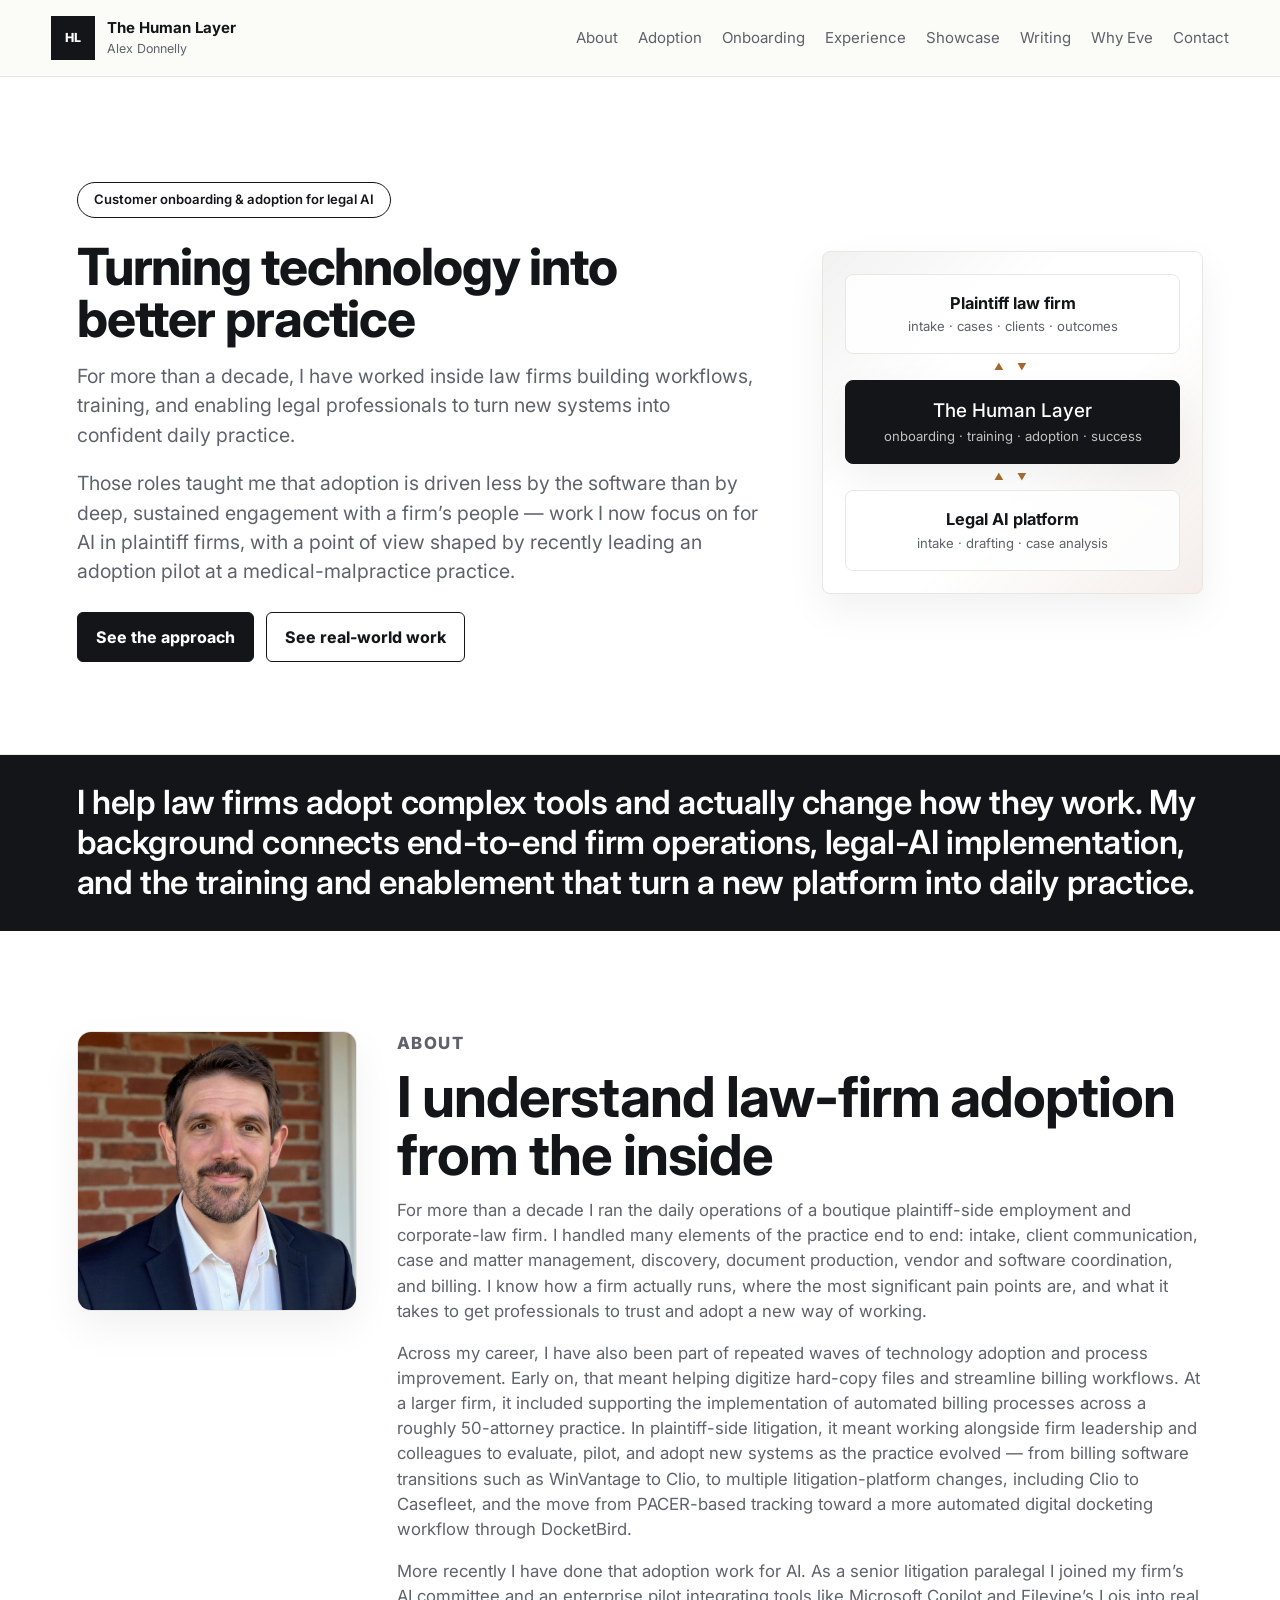
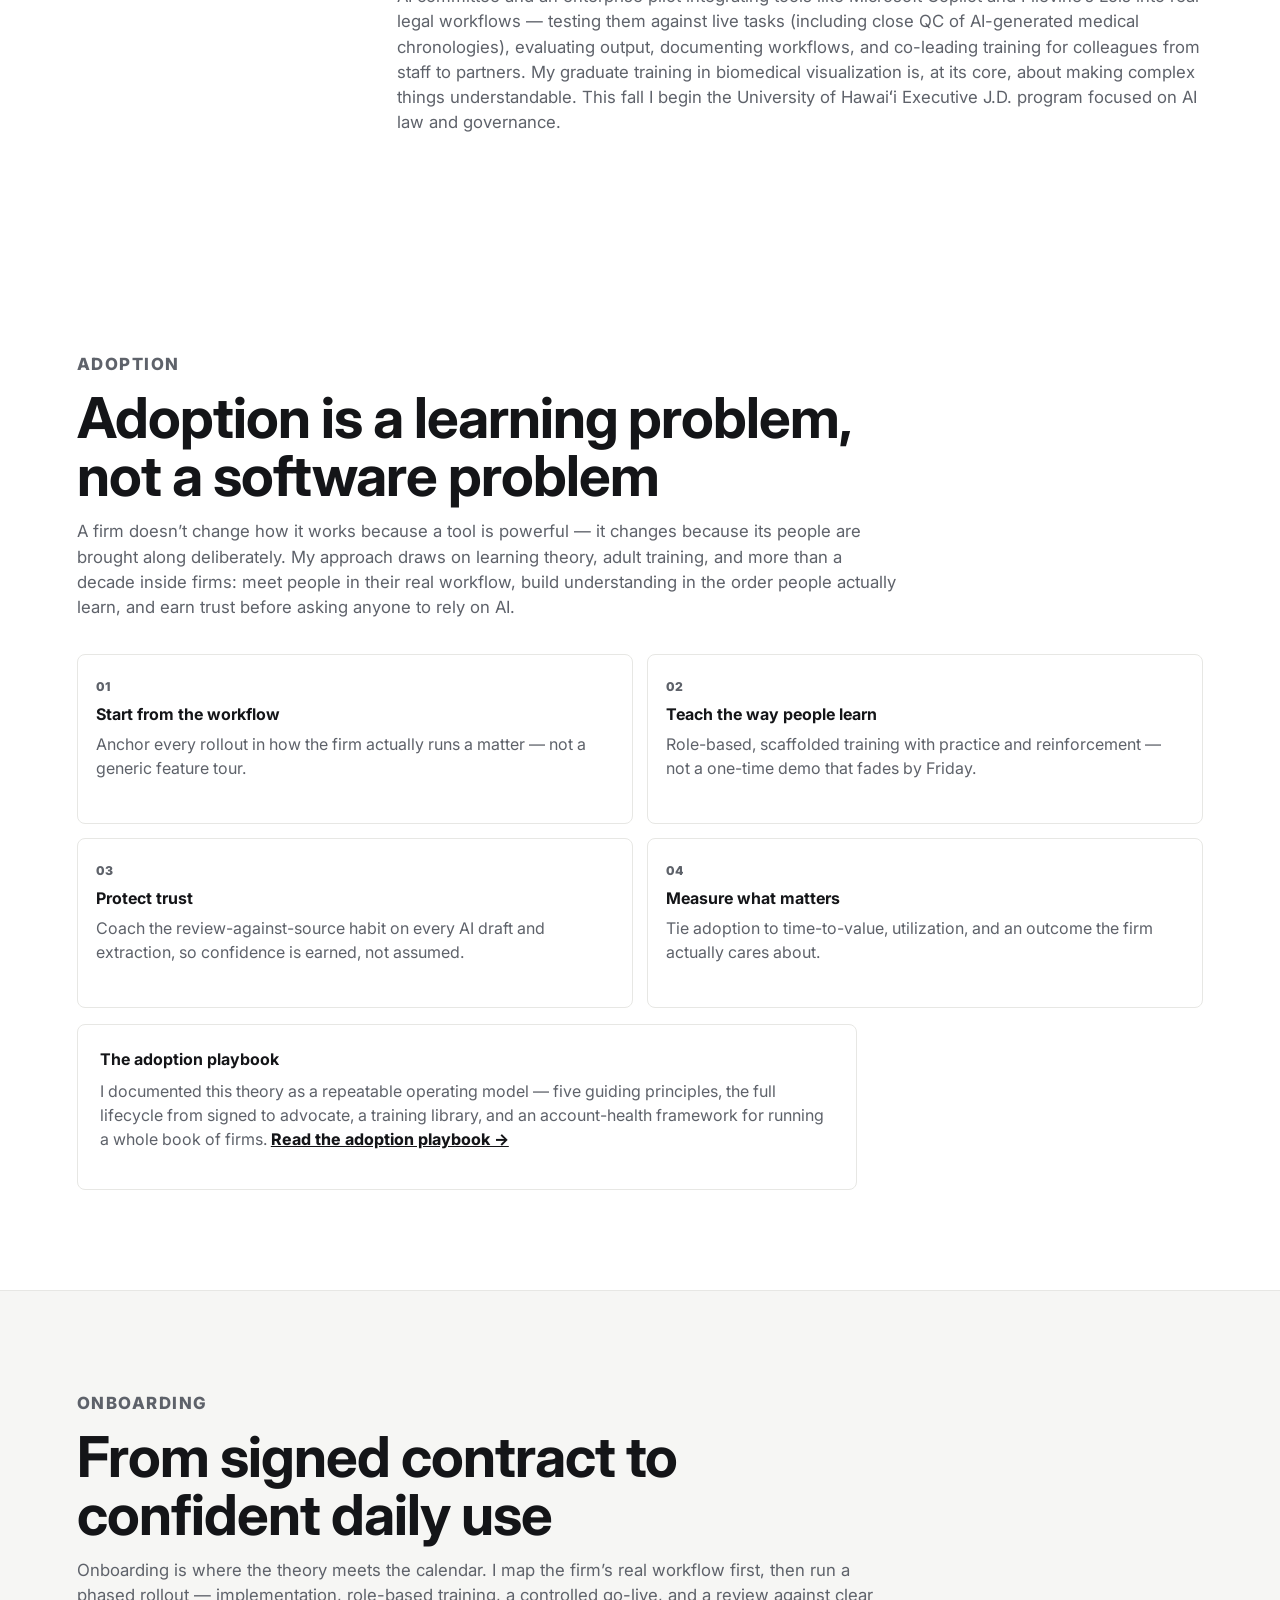
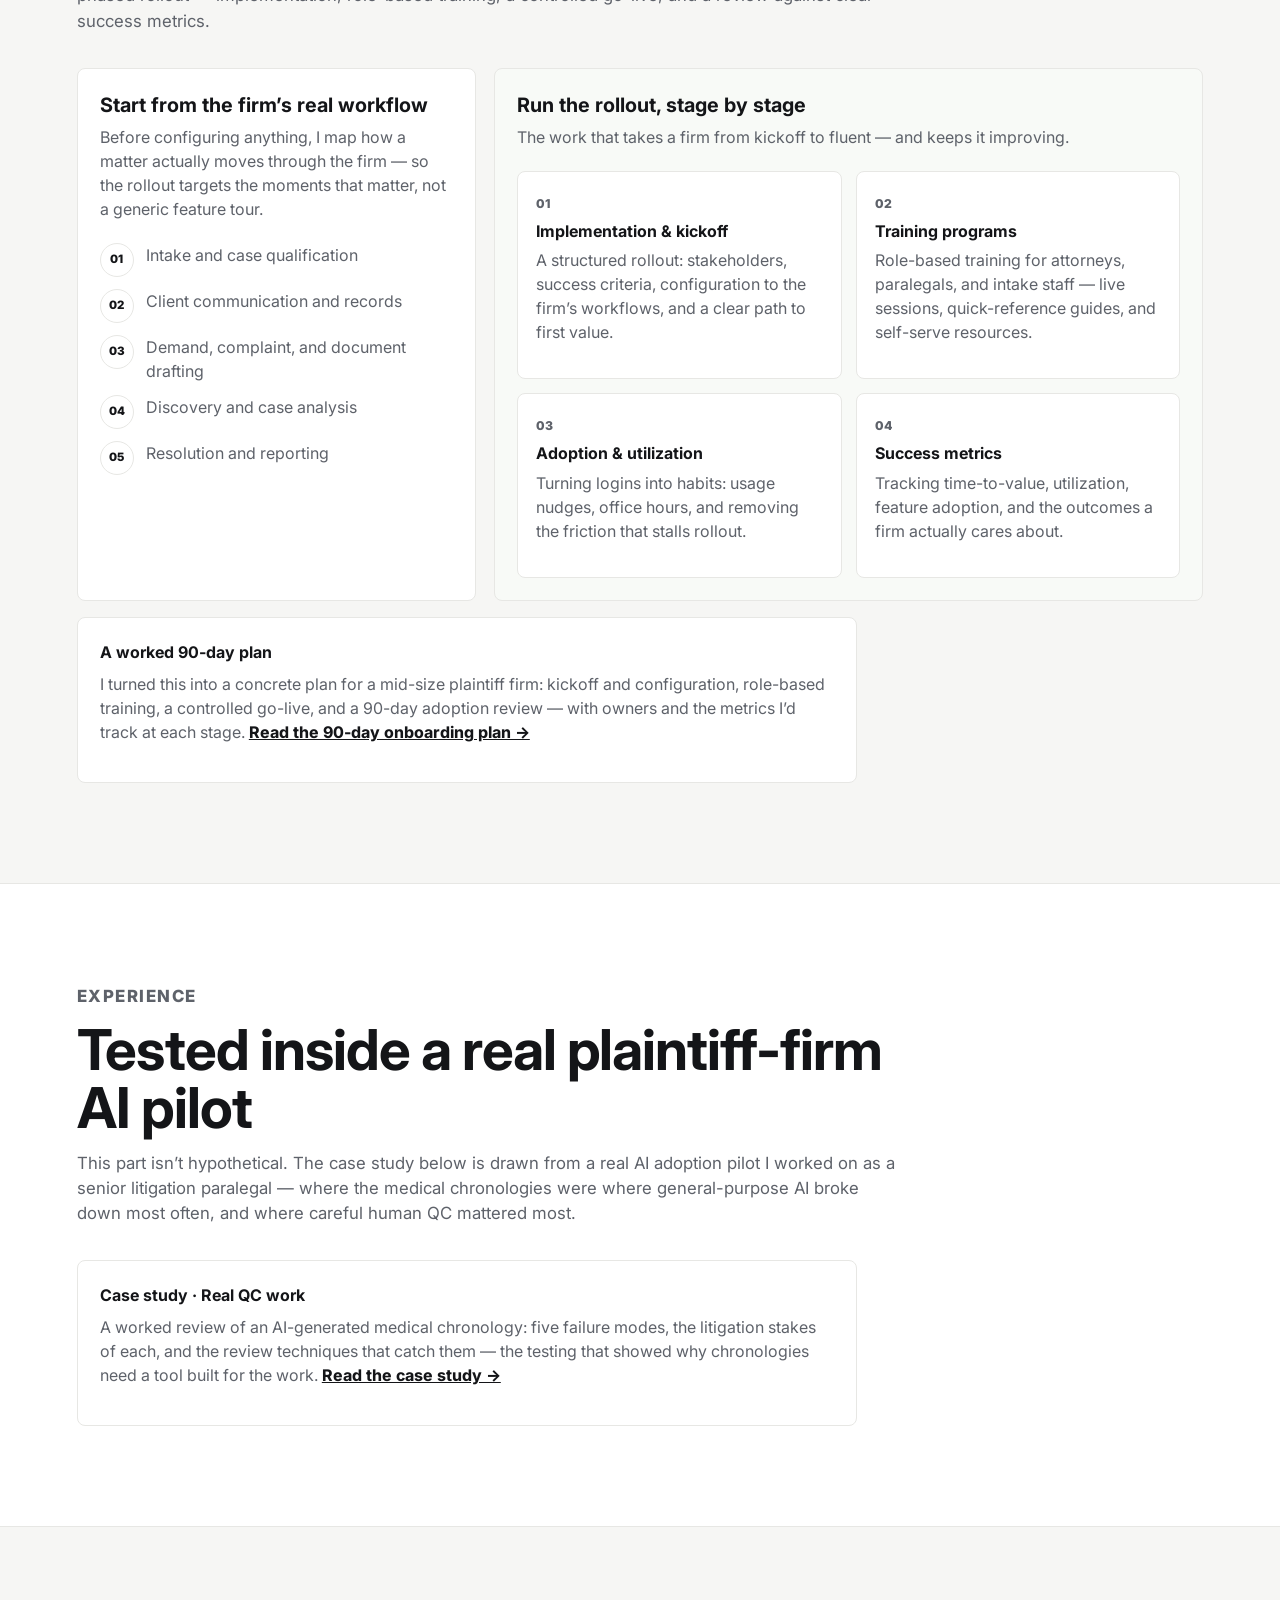
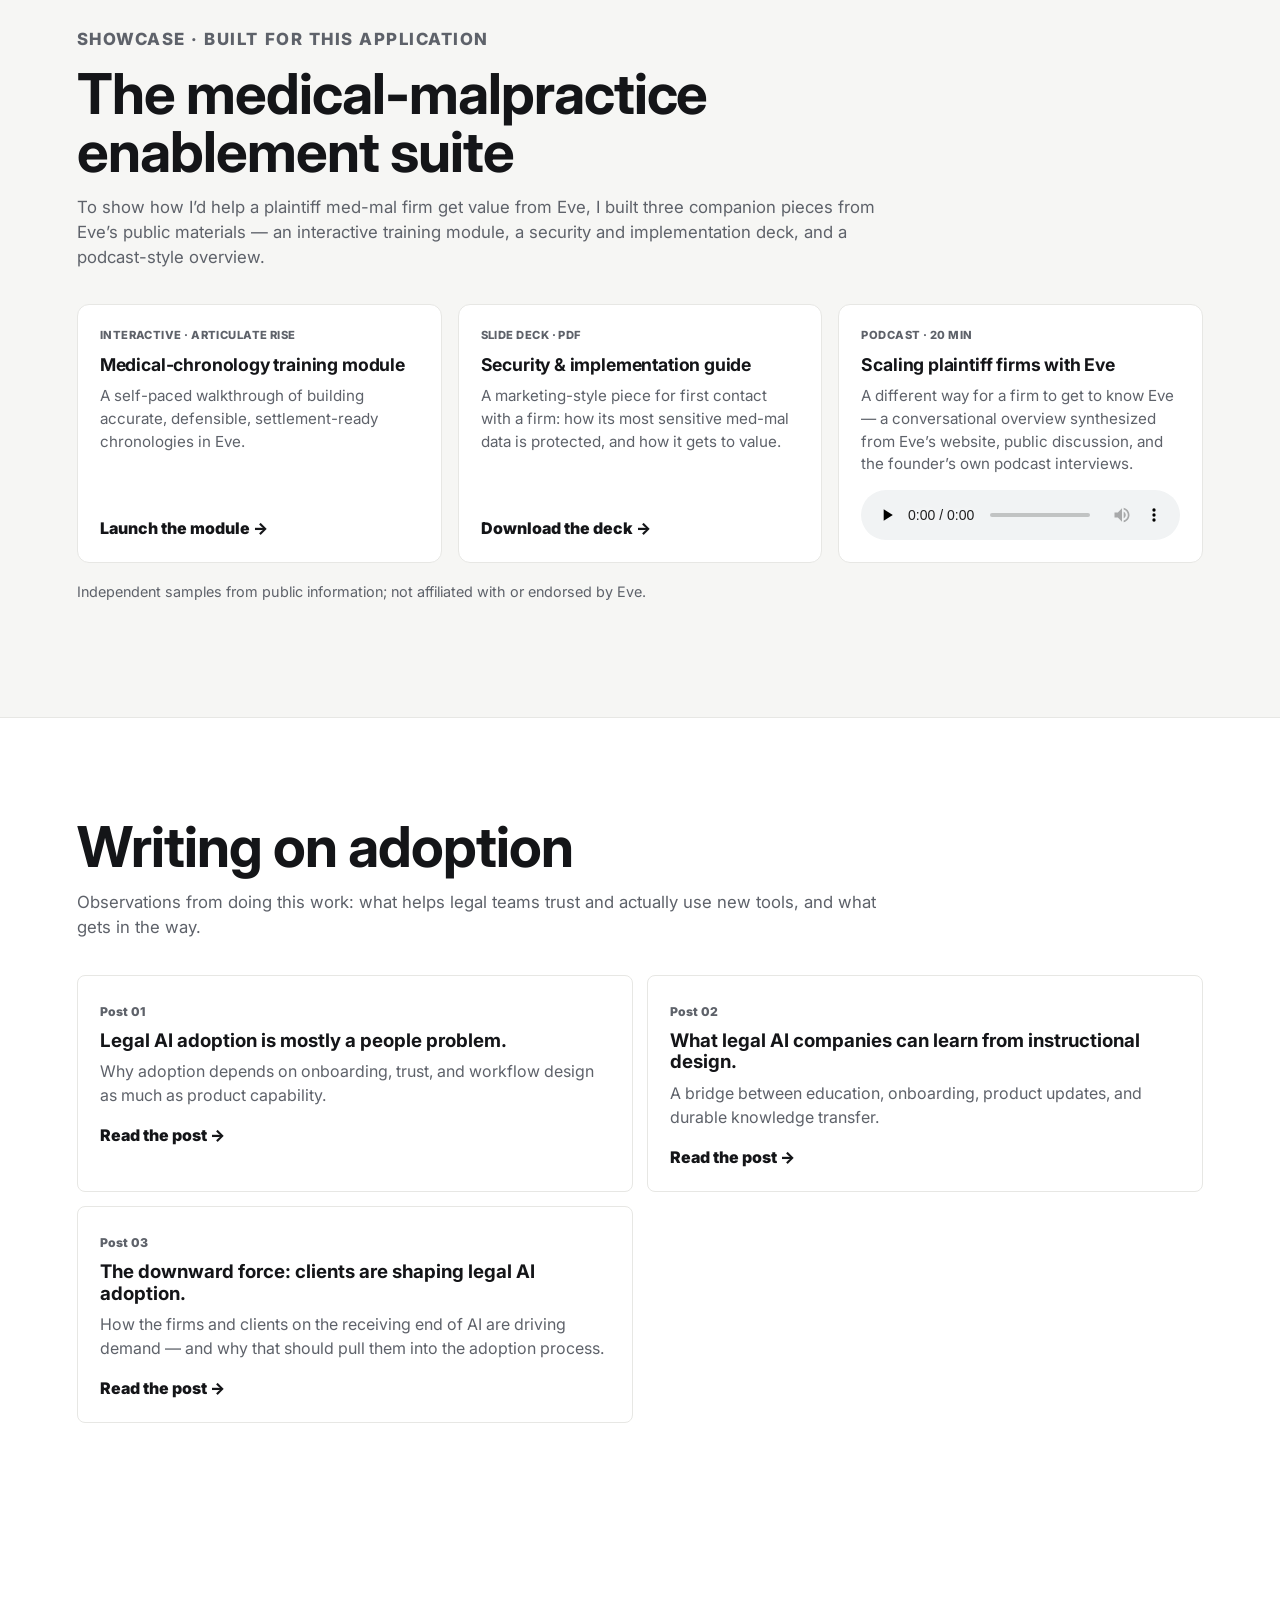
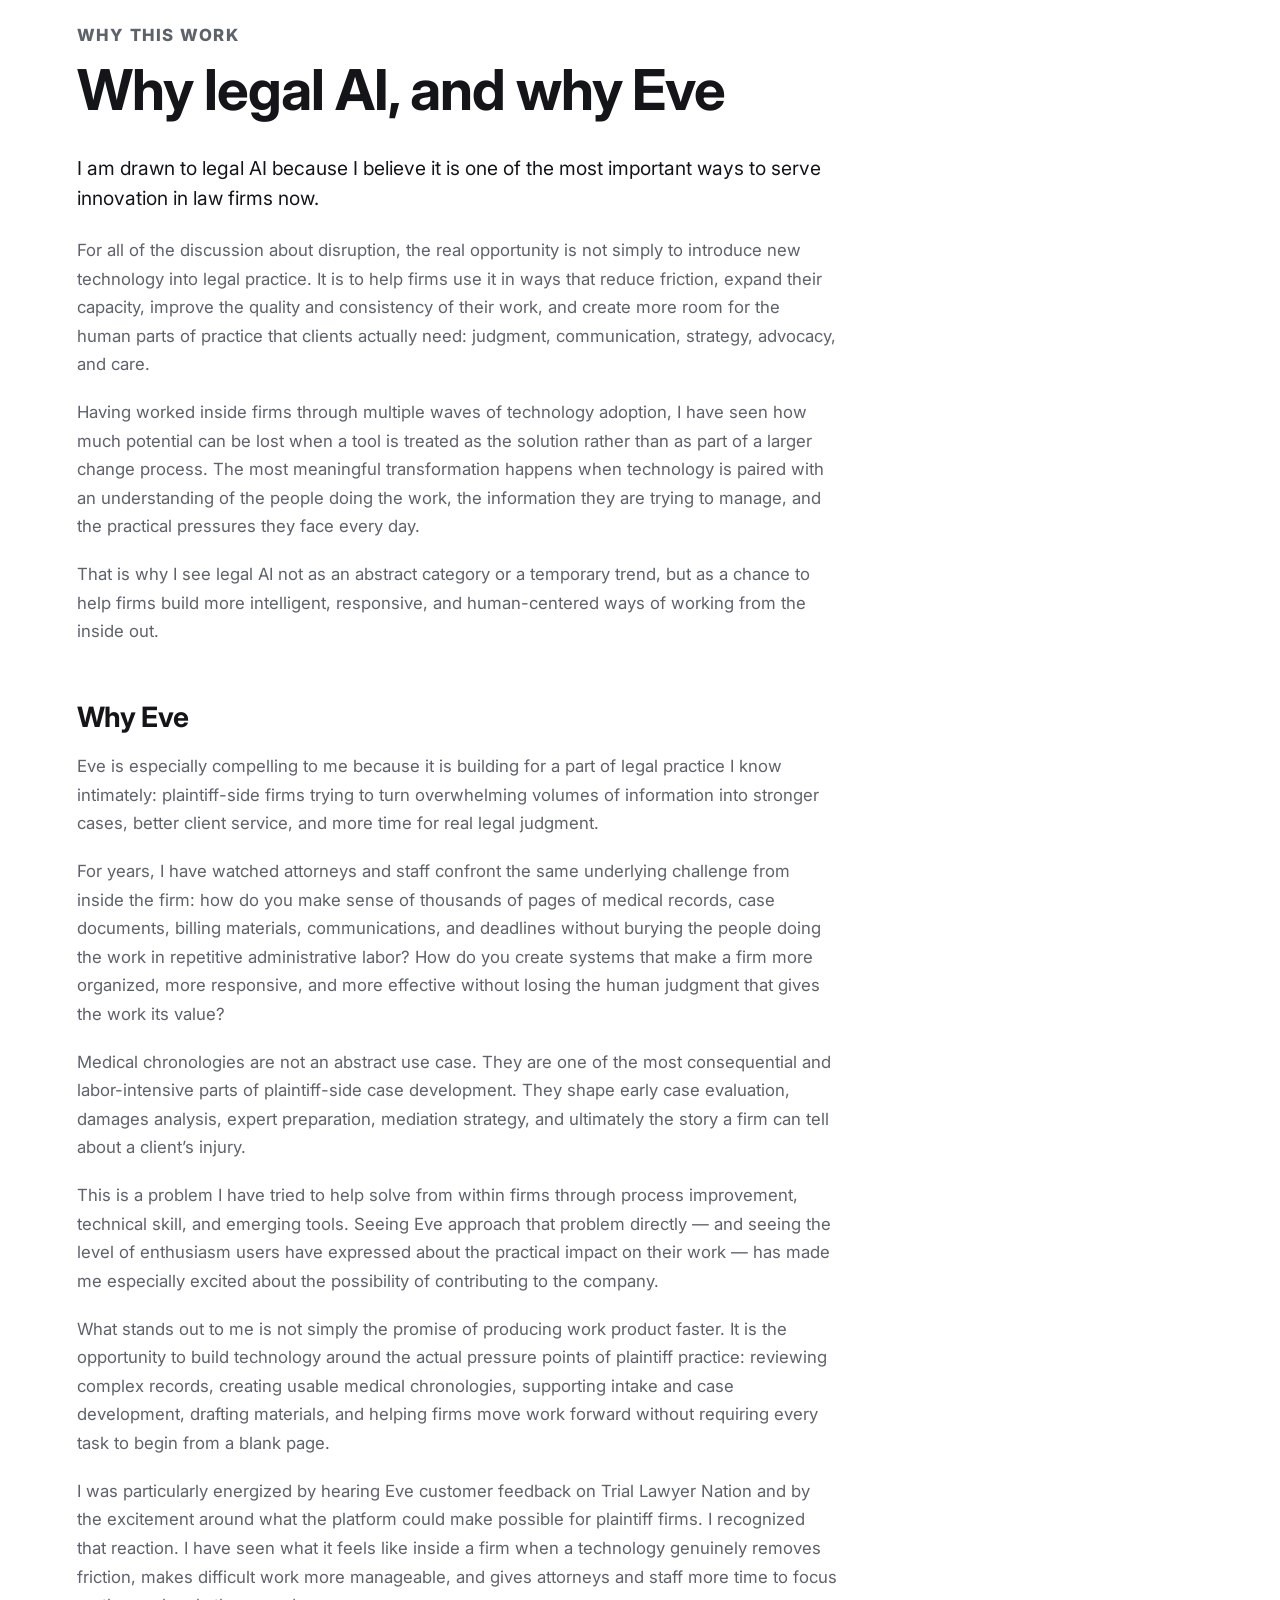
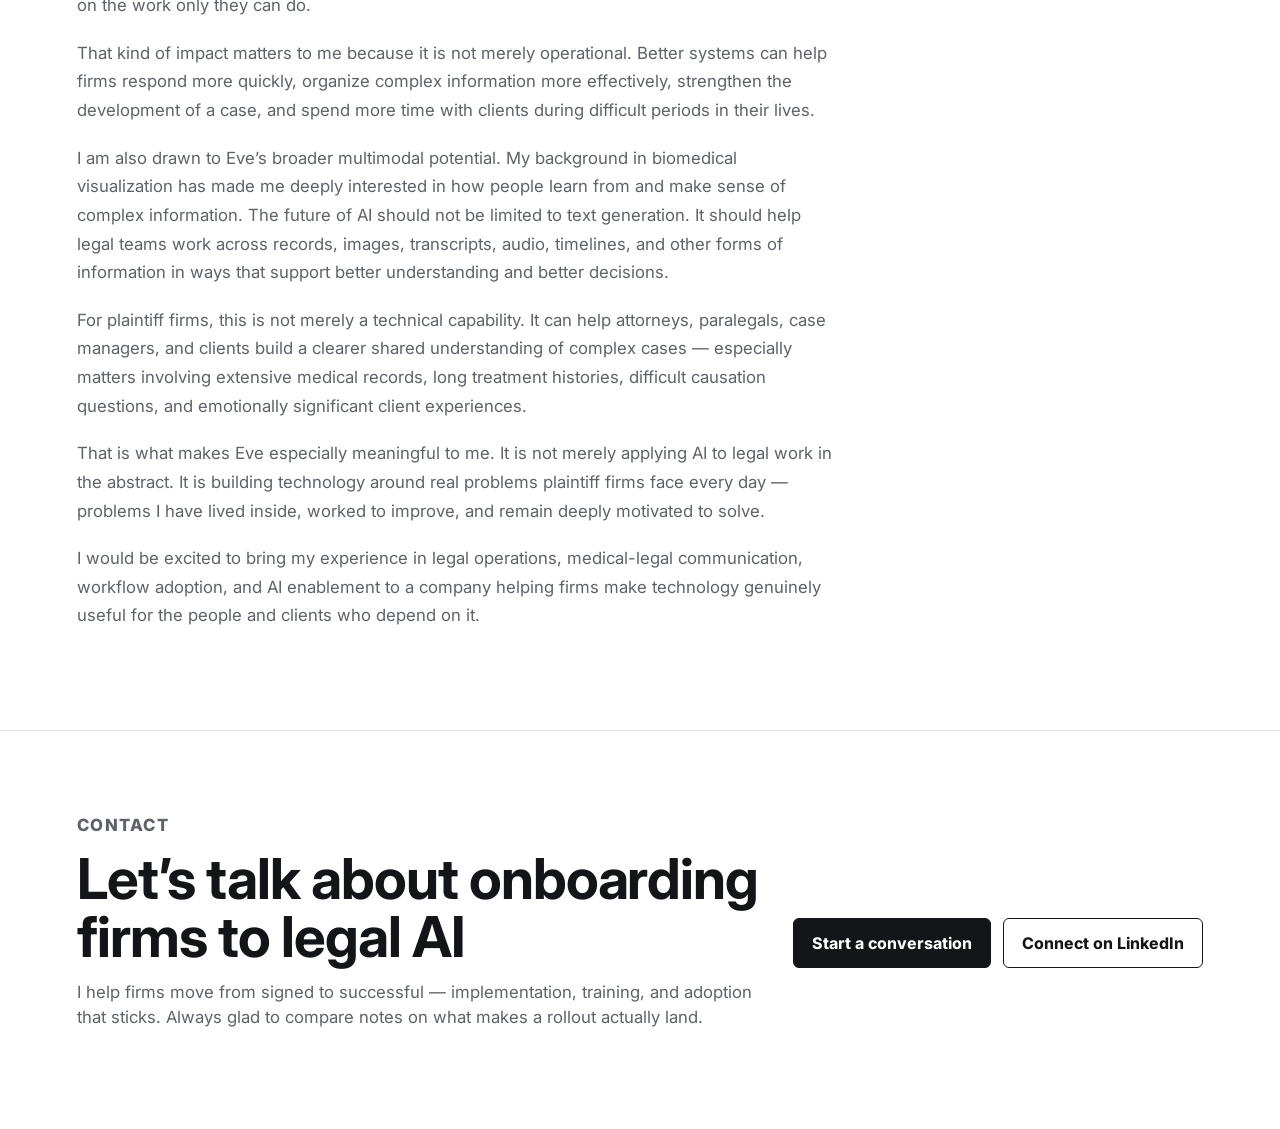
<file: index.html>
<!doctype html>
<html lang="en">
  <head>
    <!-- Google tag (gtag.js) -->
    <script async src="https://www.googletagmanager.com/gtag/js?id=G-5SEJFHV82K"></script>
    <script>
      window.dataLayer = window.dataLayer || [];
      function gtag(){dataLayer.push(arguments);}
      gtag('js', new Date());
      gtag('config', 'G-5SEJFHV82K');
    </script>
    <meta charset="utf-8">
    <meta name="viewport" content="width=device-width, initial-scale=1">
    <title>The Human Layer | Alex Donnelly — Customer Onboarding &amp; Legal-Tech Adoption</title>
    <meta
      name="description"
      content="Customer onboarding and adoption for legal AI: implementation, training, workflow configuration, and time-to-value — grounded in plaintiff-side law firm operations."
    >
    <link rel="icon" href="favicon.svg" type="image/svg+xml">
    <link rel="icon" href="favicon.png" sizes="48x48">
    <link rel="apple-touch-icon" href="apple-touch-icon.png">
    <link rel="preconnect" href="https://fonts.googleapis.com">
    <link rel="preconnect" href="https://fonts.gstatic.com" crossorigin>
    <link href="https://fonts.googleapis.com/css2?family=Inter:wght@400;500;600;700;800&display=swap" rel="stylesheet">
    <link rel="stylesheet" href="styles.css?v=4">
    <style>
      .why .prose { max-width: 760px; }
      .why .prose p { margin: 0 0 1.15em; color: var(--muted); font-size: 1.05rem; line-height: 1.7; }
      .why .prose p:last-child { margin-bottom: 0; }
      .why .prose p.lead { color: var(--ink); font-size: 1.2rem; line-height: 1.6; }
      .why .prose h3 {
        margin: 1.8em 0 0.5em;
        font-size: clamp(1.3rem, 2.2vw, 1.75rem);
        font-weight: 700;
        letter-spacing: -0.012em;
        color: var(--ink);
      }
    </style>
  </head>
  <body>
    <header class="site-header">
      <a class="brand" href="#top" aria-label="The Human Layer home">
        <span class="brand-mark" aria-hidden="true">HL</span>
        <span>
          <strong>The Human Layer</strong>
          <small>Alex Donnelly</small>
        </span>
      </a>

      <nav class="nav" aria-label="Primary navigation">
        <a href="#about">About</a>
        <a href="#adoption">Adoption</a>
        <a href="#onboarding">Onboarding</a>
        <a href="#experience">Experience</a>
        <a href="#showcase">Showcase</a>
        <a href="#takeaways">Writing</a>
        <a href="#why">Why Eve</a>
        <a href="#contact">Contact</a>
      </nav>
    </header>

    <main id="top">
      <section class="hero">
        <div class="hero-copy">
          <p class="eyebrow">Customer onboarding &amp; adoption for legal AI</p>
          <h1>Turning technology into better practice</h1>
          <p class="lede">
            For more than a decade, I have worked inside law firms building workflows, training, and
            enabling legal professionals to turn new systems into confident daily practice.
          </p>
          <p class="lede">
            Those roles taught me that adoption is driven less by the software than by deep, sustained
            engagement with a firm&rsquo;s people &mdash; work I now focus on for AI in plaintiff firms,
            with a point of view shaped by recently leading an adoption pilot at a medical-malpractice
            practice.
          </p>
          <div class="hero-actions" aria-label="Primary actions">
            <a class="button primary" href="#adoption">See the approach</a>
            <a class="button secondary" href="#experience">See real-world work</a>
          </div>
        </div>

        <aside class="systems-panel" aria-label="Diagram: AI reaches a firm's people through the human layer">
          <div class="stack">
            <div class="stack-layer">
              <strong>Plaintiff law firm</strong>
              <span>intake &middot; cases &middot; clients &middot; outcomes</span>
            </div>
            <div class="stack-flow" aria-hidden="true">&#9650;&ensp;&#9660;</div>
            <div class="stack-layer human-layer">
              <strong>The Human Layer</strong>
              <span>onboarding &middot; training &middot; adoption &middot; success</span>
            </div>
            <div class="stack-flow" aria-hidden="true">&#9650;&ensp;&#9660;</div>
            <div class="stack-layer">
              <strong>Legal AI platform</strong>
              <span>intake &middot; drafting &middot; case analysis</span>
            </div>
          </div>
        </aside>
      </section>

      <section class="thesis-band" aria-label="Positioning statement">
        <p>
          I help law firms adopt complex tools and actually change how they work. My background connects
          end-to-end firm operations, legal-AI implementation, and the training and enablement that turn a
          new platform into daily practice.
        </p>
      </section>

      <section id="about" class="section">
        <div class="about-layout">
          <img
            class="about-photo"
            src="headshot.jpg"
            alt="Portrait of Alex Donnelly"
            width="280"
            height="280"
            loading="lazy"
          >
          <div class="section-heading about-copy">
          <p class="eyebrow">About</p>
          <h2>I understand law-firm adoption from the inside</h2>
          <p>
            For more than a decade I ran the daily operations of a boutique plaintiff-side employment and
            corporate-law firm. I handled many elements of the practice end to end: intake, client
            communication, case and matter management, discovery, document production, vendor and software
            coordination, and billing. I know how a firm actually runs, where the most significant pain
            points are, and what it takes to get professionals to trust and adopt a new way of working.
          </p>
          <p>
            Across my career, I have also been part of repeated waves of technology adoption and process
            improvement. Early on, that meant helping digitize hard-copy files and streamline billing
            workflows. At a larger firm, it included supporting the implementation of automated billing
            processes across a roughly 50-attorney practice. In plaintiff-side litigation, it meant working
            alongside firm leadership and colleagues to evaluate, pilot, and adopt new systems as the
            practice evolved &mdash; from billing software transitions such as WinVantage to Clio, to
            multiple litigation-platform changes, including Clio to Casefleet, and the move from PACER-based
            tracking toward a more automated digital docketing workflow through DocketBird.
          </p>
          <p>
            More recently I have done that adoption work for AI. As a senior litigation paralegal I joined
            my firm&rsquo;s AI committee and an enterprise pilot integrating tools like Microsoft Copilot
            and Filevine&rsquo;s Lois into real legal workflows &mdash; testing them against live tasks
            (including close QC of AI-generated medical chronologies), evaluating output, documenting
            workflows, and co-leading training for colleagues from staff to partners. My graduate training in biomedical visualization is, at its core, about making
            complex things understandable. This fall I begin the University of Hawai&#x2bb;i Executive J.D.
            program focused on AI law and governance.
          </p>
          </div>
        </div>
      </section>

      <section id="adoption" class="section">
        <div class="section-heading">
          <p class="eyebrow">Adoption</p>
          <h2>Adoption is a learning problem, not a software problem</h2>
          <p>
            A firm doesn&rsquo;t change how it works because a tool is powerful &mdash; it changes because
            its people are brought along deliberately. My approach draws on learning theory, adult
            training, and more than a decade inside firms: meet people in their real workflow, build
            understanding in the order people actually learn, and earn trust before asking anyone to rely
            on AI.
          </p>
        </div>

        <div class="enablement-cards">
          <article>
            <span>01</span>
            <h4>Start from the workflow</h4>
            <p>Anchor every rollout in how the firm actually runs a matter &mdash; not a generic feature
            tour.</p>
          </article>
          <article>
            <span>02</span>
            <h4>Teach the way people learn</h4>
            <p>Role-based, scaffolded training with practice and reinforcement &mdash; not a one-time demo
            that fades by Friday.</p>
          </article>
          <article>
            <span>03</span>
            <h4>Protect trust</h4>
            <p>Coach the review-against-source habit on every AI draft and extraction, so confidence is
            earned, not assumed.</p>
          </article>
          <article>
            <span>04</span>
            <h4>Measure what matters</h4>
            <p>Tie adoption to time-to-value, utilization, and an outcome the firm actually cares
            about.</p>
          </article>
        </div>

        <div class="project-preview blueprint-cta">
          <strong>The adoption playbook</strong>
          <p>
            I documented this theory as a repeatable operating model &mdash; five guiding principles, the
            full lifecycle from signed to advocate, a training library, and an account-health framework for
            running a whole book of firms.
            <a href="adoption-playbook.html">Read the adoption playbook &rarr;</a>
          </p>
        </div>
      </section>

      <section id="onboarding" class="section muted">
        <div class="section-heading">
          <p class="eyebrow">Onboarding</p>
          <h2>From signed contract to confident daily use</h2>
          <p>
            Onboarding is where the theory meets the calendar. I map the firm&rsquo;s real workflow first,
            then run a phased rollout &mdash; implementation, role-based training, a controlled go-live, and
            a review against clear success metrics.
          </p>
        </div>

        <div class="blueprint-layout">
          <div class="blueprint-stage">
            <div class="stage-header">
              <h3>Start from the firm&rsquo;s real workflow</h3>
              <p>Before configuring anything, I map how a matter actually moves through the firm &mdash; so
              the rollout targets the moments that matter, not a generic feature tour.</p>
            </div>
            <ol class="timeline">
              <li>Intake and case qualification</li>
              <li>Client communication and records</li>
              <li>Demand, complaint, and document drafting</li>
              <li>Discovery and case analysis</li>
              <li>Resolution and reporting</li>
            </ol>
          </div>

          <div class="blueprint-stage emphasized">
            <div class="stage-header">
              <h3>Run the rollout, stage by stage</h3>
              <p>The work that takes a firm from kickoff to fluent &mdash; and keeps it improving.</p>
            </div>
            <div class="enablement-cards">
              <article>
                <span>01</span>
                <h4>Implementation &amp; kickoff</h4>
                <p>A structured rollout: stakeholders, success criteria, configuration to the firm&rsquo;s
                workflows, and a clear path to first value.</p>
              </article>
              <article>
                <span>02</span>
                <h4>Training programs</h4>
                <p>Role-based training for attorneys, paralegals, and intake staff &mdash; live sessions,
                quick-reference guides, and self-serve resources.</p>
              </article>
              <article>
                <span>03</span>
                <h4>Adoption &amp; utilization</h4>
                <p>Turning logins into habits: usage nudges, office hours, and removing the friction that
                stalls rollout.</p>
              </article>
              <article>
                <span>04</span>
                <h4>Success metrics</h4>
                <p>Tracking time-to-value, utilization, feature adoption, and the outcomes a firm actually
                cares about.</p>
              </article>
            </div>
          </div>
        </div>

        <div class="project-preview blueprint-cta">
          <strong>A worked 90-day plan</strong>
          <p>
            I turned this into a concrete plan for a mid-size plaintiff firm: kickoff and configuration,
            role-based training, a controlled go-live, and a 90-day adoption review &mdash; with owners and
            the metrics I&rsquo;d track at each stage.
            <a href="onboarding-plan.html">Read the 90-day onboarding plan &rarr;</a>
          </p>
        </div>
      </section>

      <section id="experience" class="section">
        <div class="section-heading">
          <p class="eyebrow">Experience</p>
          <h2>Tested inside a real plaintiff-firm AI pilot</h2>
          <p>
            This part isn&rsquo;t hypothetical. The case study below is drawn from a real AI adoption pilot
            I worked on as a senior litigation paralegal &mdash; where the medical chronologies were where
            general-purpose AI broke down most often, and where careful human QC mattered most.
          </p>
        </div>

        <div class="project-preview blueprint-cta">
          <strong>Case study &middot; Real QC work</strong>
          <p>
            A worked review of an AI-generated medical chronology: five failure modes, the litigation
            stakes of each, and the review techniques that catch them &mdash; the testing that showed why
            chronologies need a tool built for the work.
            <a href="evaluation.html">Read the case study &rarr;</a>
          </p>
        </div>
      </section>

      <section id="showcase" class="section muted">
        <div class="section-heading">
          <p class="eyebrow">Showcase &middot; Built for this application</p>
          <h2>The medical-malpractice enablement suite</h2>
          <p>
            To show how I&rsquo;d help a plaintiff med-mal firm get value from Eve, I built three companion
            pieces from Eve&rsquo;s public materials &mdash; an interactive training module, a security and
            implementation deck, and a podcast-style overview.
          </p>
        </div>

        <div class="suite-block">
          <div class="suite-tiles">
            <a class="suite-tile" href="rise-module.html">
              <span class="suite-tag">Interactive &middot; Articulate Rise</span>
              <h4>Medical-chronology training module</h4>
              <p>A self-paced walkthrough of building accurate, defensible, settlement-ready chronologies
              in Eve.</p>
              <span class="suite-action">Launch the module <span aria-hidden="true">&rarr;</span></span>
            </a>

            <a class="suite-tile" href="Eve_Security_Slidedeck.pdf">
              <span class="suite-tag">Slide deck &middot; PDF</span>
              <h4>Security &amp; implementation guide</h4>
              <p>A marketing-style piece for first contact with a firm: how its most sensitive med-mal data
              is protected, and how it gets to value.</p>
              <span class="suite-action">Download the deck <span aria-hidden="true">&rarr;</span></span>
            </a>

            <div class="suite-tile suite-tile--audio">
              <span class="suite-tag">Podcast &middot; 20 min</span>
              <h4>Scaling plaintiff firms with Eve</h4>
              <p>A different way for a firm to get to know Eve &mdash; a conversational overview synthesized
              from Eve&rsquo;s website, public discussion, and the founder&rsquo;s own podcast
              interviews.</p>
              <audio controls preload="none" class="suite-audio">
                <source src="Scaling_plaintiff_law_firms_with_Eve_AI.m4a" type="audio/mp4">
                Your browser doesn&rsquo;t support inline audio &mdash;
                <a href="Scaling_plaintiff_law_firms_with_Eve_AI.m4a">download the audio overview</a>.
              </audio>
            </div>
          </div>

          <p class="suite-footnote">
            Independent samples from public information; not affiliated with or endorsed by Eve.
          </p>
        </div>
      </section>

      <section id="takeaways" class="section">
        <div class="section-heading">
          <h2>Writing on adoption</h2>
          <p>
            Observations from doing this work: what helps legal teams trust and actually use new tools,
            and what gets in the way.
          </p>
        </div>

        <div class="writing-list">
          <article>
            <span>Post 01</span>
            <h3><a href="people-problem.html">Legal AI adoption is mostly a people problem.</a></h3>
            <p>
              Why adoption depends on onboarding, trust, and workflow design as much as product
              capability.
            </p>
            <a class="text-button" href="people-problem.html">Read the post →</a>
          </article>
          <article>
            <span>Post 02</span>
            <h3><a href="instructional-design.html">What legal AI companies can learn from instructional design.</a></h3>
            <p>
              A bridge between education, onboarding, product updates, and durable knowledge transfer.
            </p>
            <a class="text-button" href="instructional-design.html">Read the post →</a>
          </article>
          <article>
            <span>Post 03</span>
            <h3><a href="downward-force.html">The downward force: clients are shaping legal AI adoption.</a></h3>
            <p>
              How the firms and clients on the receiving end of AI are driving demand &mdash; and why that
              should pull them into the adoption process.
            </p>
            <a class="text-button" href="downward-force.html">Read the post →</a>
          </article>
        </div>
      </section>

      <section id="why" class="section why">
        <div class="section-heading">
          <p class="eyebrow">Why this work</p>
          <h2>Why legal AI, and why Eve</h2>
        </div>
        <div class="prose">
          <p class="lead">
            I am drawn to legal AI because I believe it is one of the most important ways to serve
            innovation in law firms now.
          </p>
          <p>
            For all of the discussion about disruption, the real opportunity is not simply to introduce new
            technology into legal practice. It is to help firms use it in ways that reduce friction, expand
            their capacity, improve the quality and consistency of their work, and create more room for the
            human parts of practice that clients actually need: judgment, communication, strategy, advocacy,
            and care.
          </p>
          <p>
            Having worked inside firms through multiple waves of technology adoption, I have seen how much
            potential can be lost when a tool is treated as the solution rather than as part of a larger
            change process. The most meaningful transformation happens when technology is paired with an
            understanding of the people doing the work, the information they are trying to manage, and the
            practical pressures they face every day.
          </p>
          <p>
            That is why I see legal AI not as an abstract category or a temporary trend, but as a chance to
            help firms build more intelligent, responsive, and human-centered ways of working from the
            inside out.
          </p>

          <h3>Why Eve</h3>
          <p>
            Eve is especially compelling to me because it is building for a part of legal practice I know
            intimately: plaintiff-side firms trying to turn overwhelming volumes of information into
            stronger cases, better client service, and more time for real legal judgment.
          </p>
          <p>
            For years, I have watched attorneys and staff confront the same underlying challenge from inside
            the firm: how do you make sense of thousands of pages of medical records, case documents,
            billing materials, communications, and deadlines without burying the people doing the work in
            repetitive administrative labor? How do you create systems that make a firm more organized, more
            responsive, and more effective without losing the human judgment that gives the work its value?
          </p>
          <p>
            Medical chronologies are not an abstract use case. They are one of the most consequential and
            labor-intensive parts of plaintiff-side case development. They shape early case evaluation,
            damages analysis, expert preparation, mediation strategy, and ultimately the story a firm can
            tell about a client&rsquo;s injury.
          </p>
          <p>
            This is a problem I have tried to help solve from within firms through process improvement,
            technical skill, and emerging tools. Seeing Eve approach that problem directly &mdash; and
            seeing the level of enthusiasm users have expressed about the practical impact on their work
            &mdash; has made me especially excited about the possibility of contributing to the company.
          </p>
          <p>
            What stands out to me is not simply the promise of producing work product faster. It is the
            opportunity to build technology around the actual pressure points of plaintiff practice:
            reviewing complex records, creating usable medical chronologies, supporting intake and case
            development, drafting materials, and helping firms move work forward without requiring every
            task to begin from a blank page.
          </p>
          <p>
            I was particularly energized by hearing Eve customer feedback on Trial Lawyer Nation and by the
            excitement around what the platform could make possible for plaintiff firms. I recognized that
            reaction. I have seen what it feels like inside a firm when a technology genuinely removes
            friction, makes difficult work more manageable, and gives attorneys and staff more time to focus
            on the work only they can do.
          </p>
          <p>
            That kind of impact matters to me because it is not merely operational. Better systems can help
            firms respond more quickly, organize complex information more effectively, strengthen the
            development of a case, and spend more time with clients during difficult periods in their lives.
          </p>
          <p>
            I am also drawn to Eve&rsquo;s broader multimodal potential. My background in biomedical
            visualization has made me deeply interested in how people learn from and make sense of complex
            information. The future of AI should not be limited to text generation. It should help legal
            teams work across records, images, transcripts, audio, timelines, and other forms of
            information in ways that support better understanding and better decisions.
          </p>
          <p>
            For plaintiff firms, this is not merely a technical capability. It can help attorneys,
            paralegals, case managers, and clients build a clearer shared understanding of complex cases
            &mdash; especially matters involving extensive medical records, long treatment histories,
            difficult causation questions, and emotionally significant client experiences.
          </p>
          <p>
            That is what makes Eve especially meaningful to me. It is not merely applying AI to legal work
            in the abstract. It is building technology around real problems plaintiff firms face every day
            &mdash; problems I have lived inside, worked to improve, and remain deeply motivated to solve.
          </p>
          <p>
            I would be excited to bring my experience in legal operations, medical-legal communication,
            workflow adoption, and AI enablement to a company helping firms make technology genuinely useful
            for the people and clients who depend on it.
          </p>
        </div>
      </section>

      <section id="contact" class="contact-section">
        <div>
          <p class="eyebrow">Contact</p>
          <h2>Let&rsquo;s talk about onboarding firms to legal AI</h2>
          <p>
            I help firms move from signed to successful &mdash; implementation, training, and adoption that
            sticks. Always glad to compare notes on what makes a rollout actually land.
          </p>
        </div>
        <div class="hero-actions">
          <a class="button primary" href="mailto:a.james.donnelly@gmail.com">Start a conversation</a>
          <a class="button secondary" href="https://www.linkedin.com/in/alexjdonnelly">Connect on LinkedIn</a>
        </div>
      </section>
    </main>
  </body>
</html>
</file>
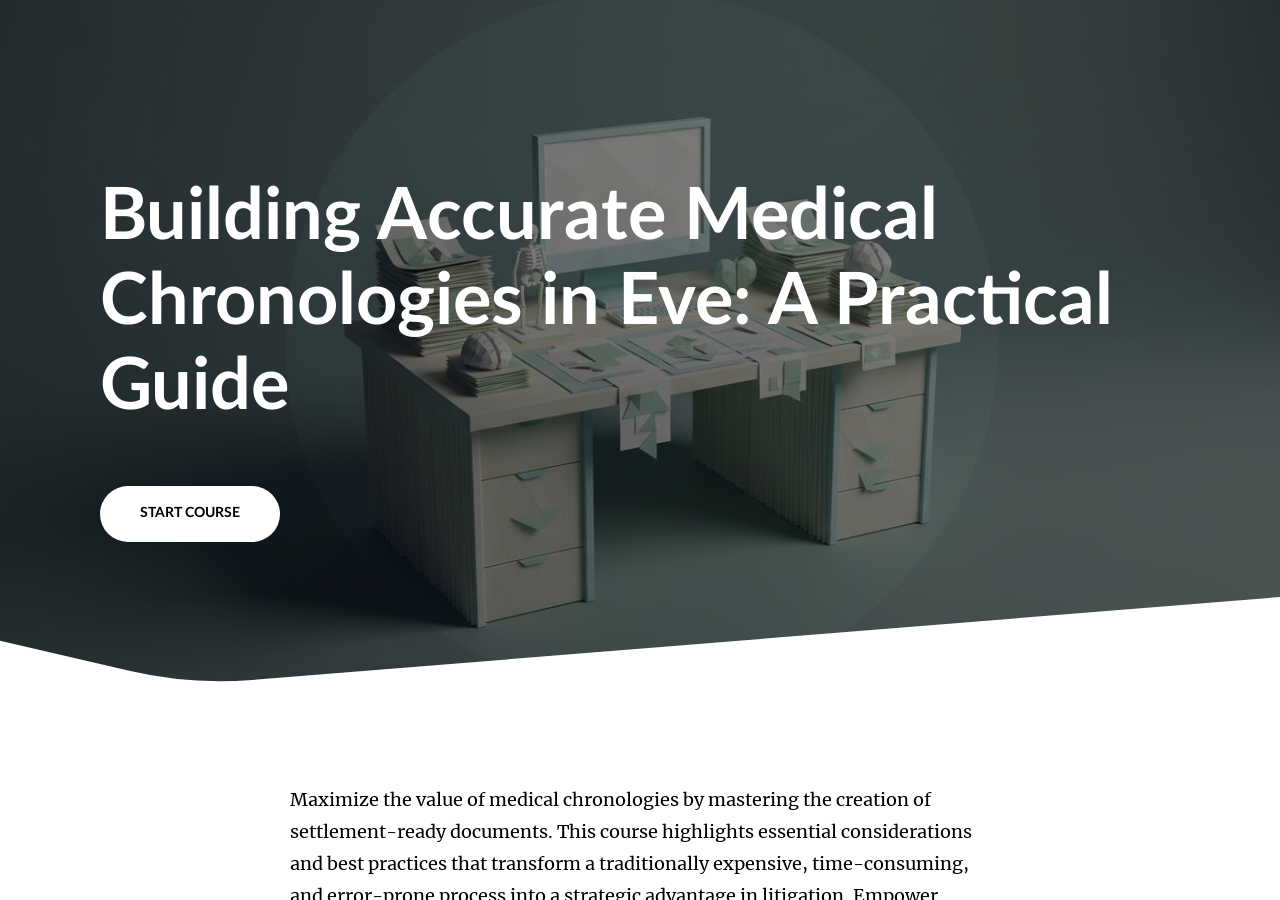
<file: rise-module/index.html>
<!doctype html>
<!-- 
course package version: NgvhGtQp
rise_frontend sha: 1c41dc550a37d2b401252d87f10efbc65fb55099
learn_distribution_frontend sha: 3cc01a2801faab66e9c0d2994afec237bb448c2e
mondrian sha: c2cb659a585f1ad500fd9968eebbd779c1e8849f
sandbox sha: 42753f3391b109fa3788c525c22880445ab48325
 -->
<html lang="en">
  <head>
    <meta charset="utf-8">
    <meta name="viewport" content="width=device-width,initial-scale=1">
    <title>Building Accurate Medical Chronologies in Eve: A Practical Guide</title>
    
    <script type="application/json" id="__CONFIG__">
      {"remoteManifest":{"learn_distribution_frontend":{".js":["learn_dist/entry.js"]},"mondrian":{".js":["mondrian/entry.js"]}},"assetTargetPrefixes":{"media":"assets","font":"lib/fonts"}}
    </script>
    
    <script src="lib/dist/6915d1e9.js"></script>
  </head>
  <body>
    <div id="app"></div>
    
      <script src="lib/rise/de42fe26.js"></script>
    
  </body>
</html>
</file>
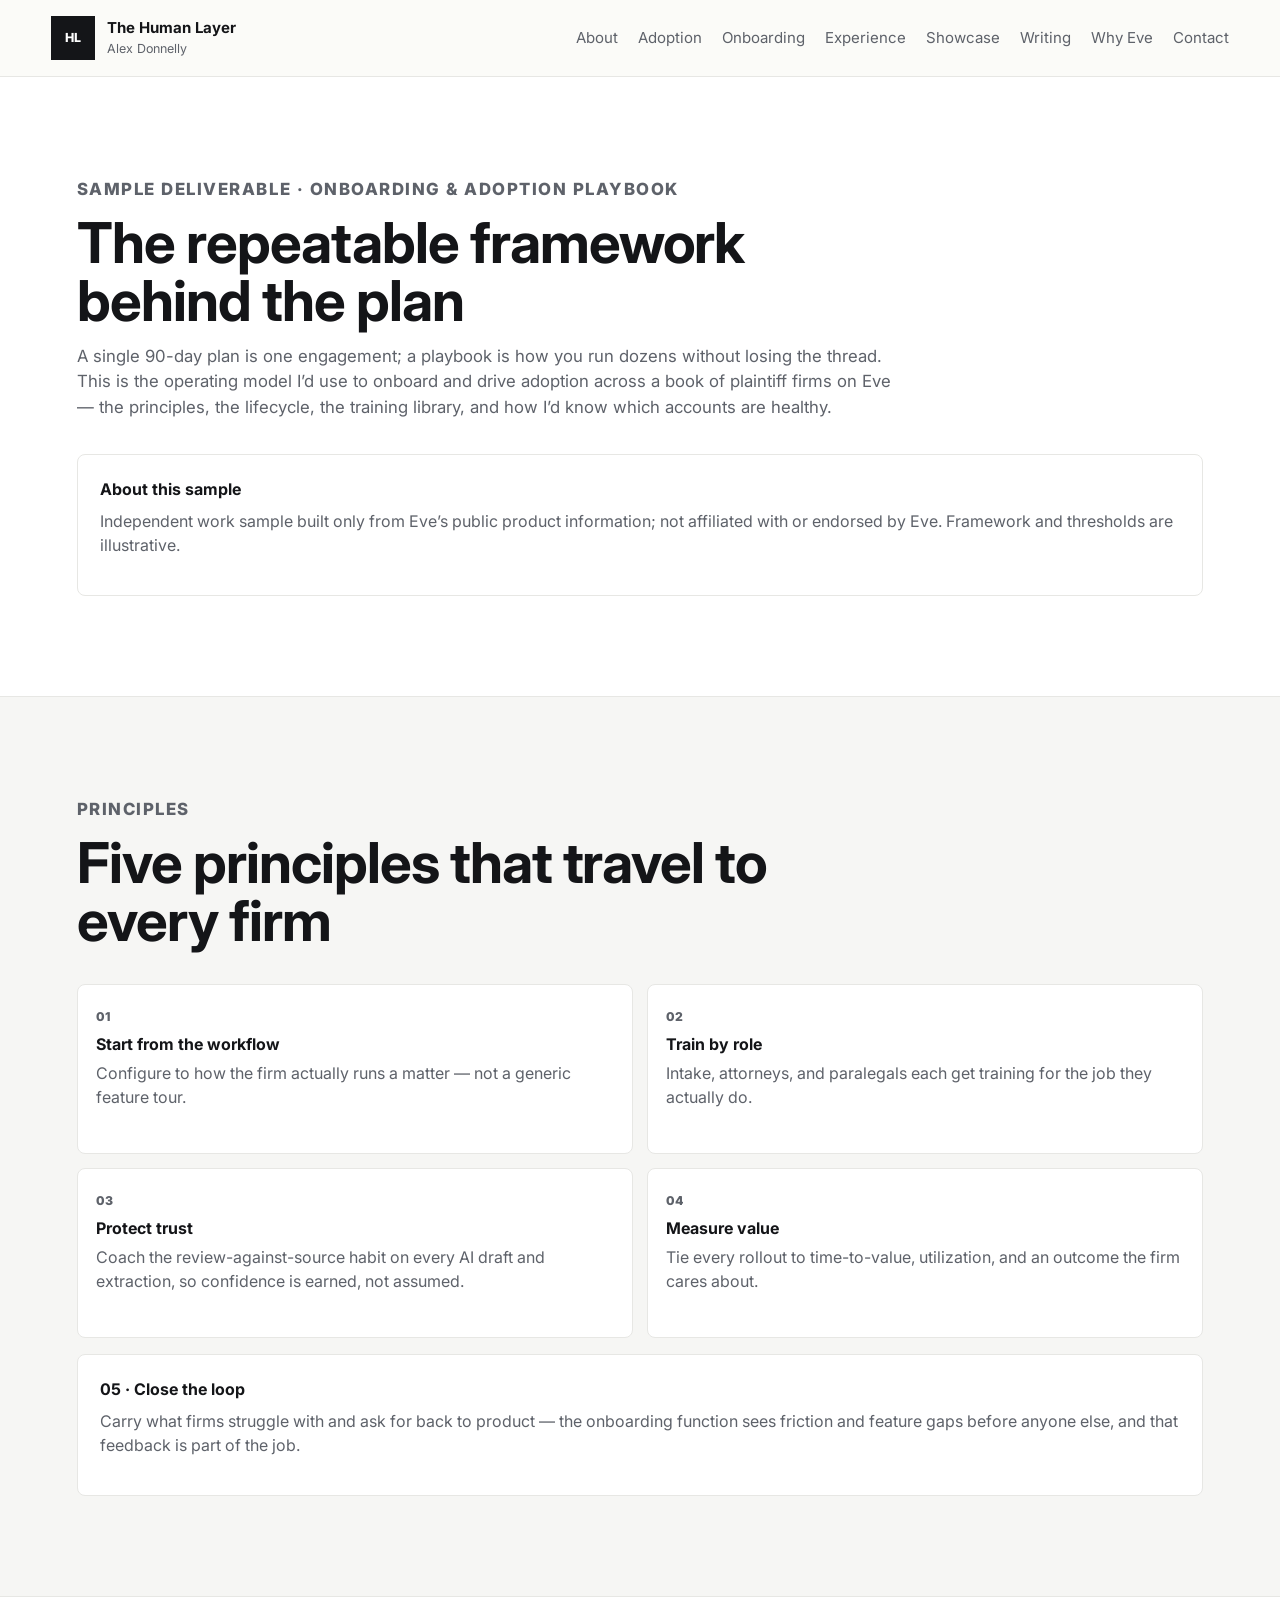
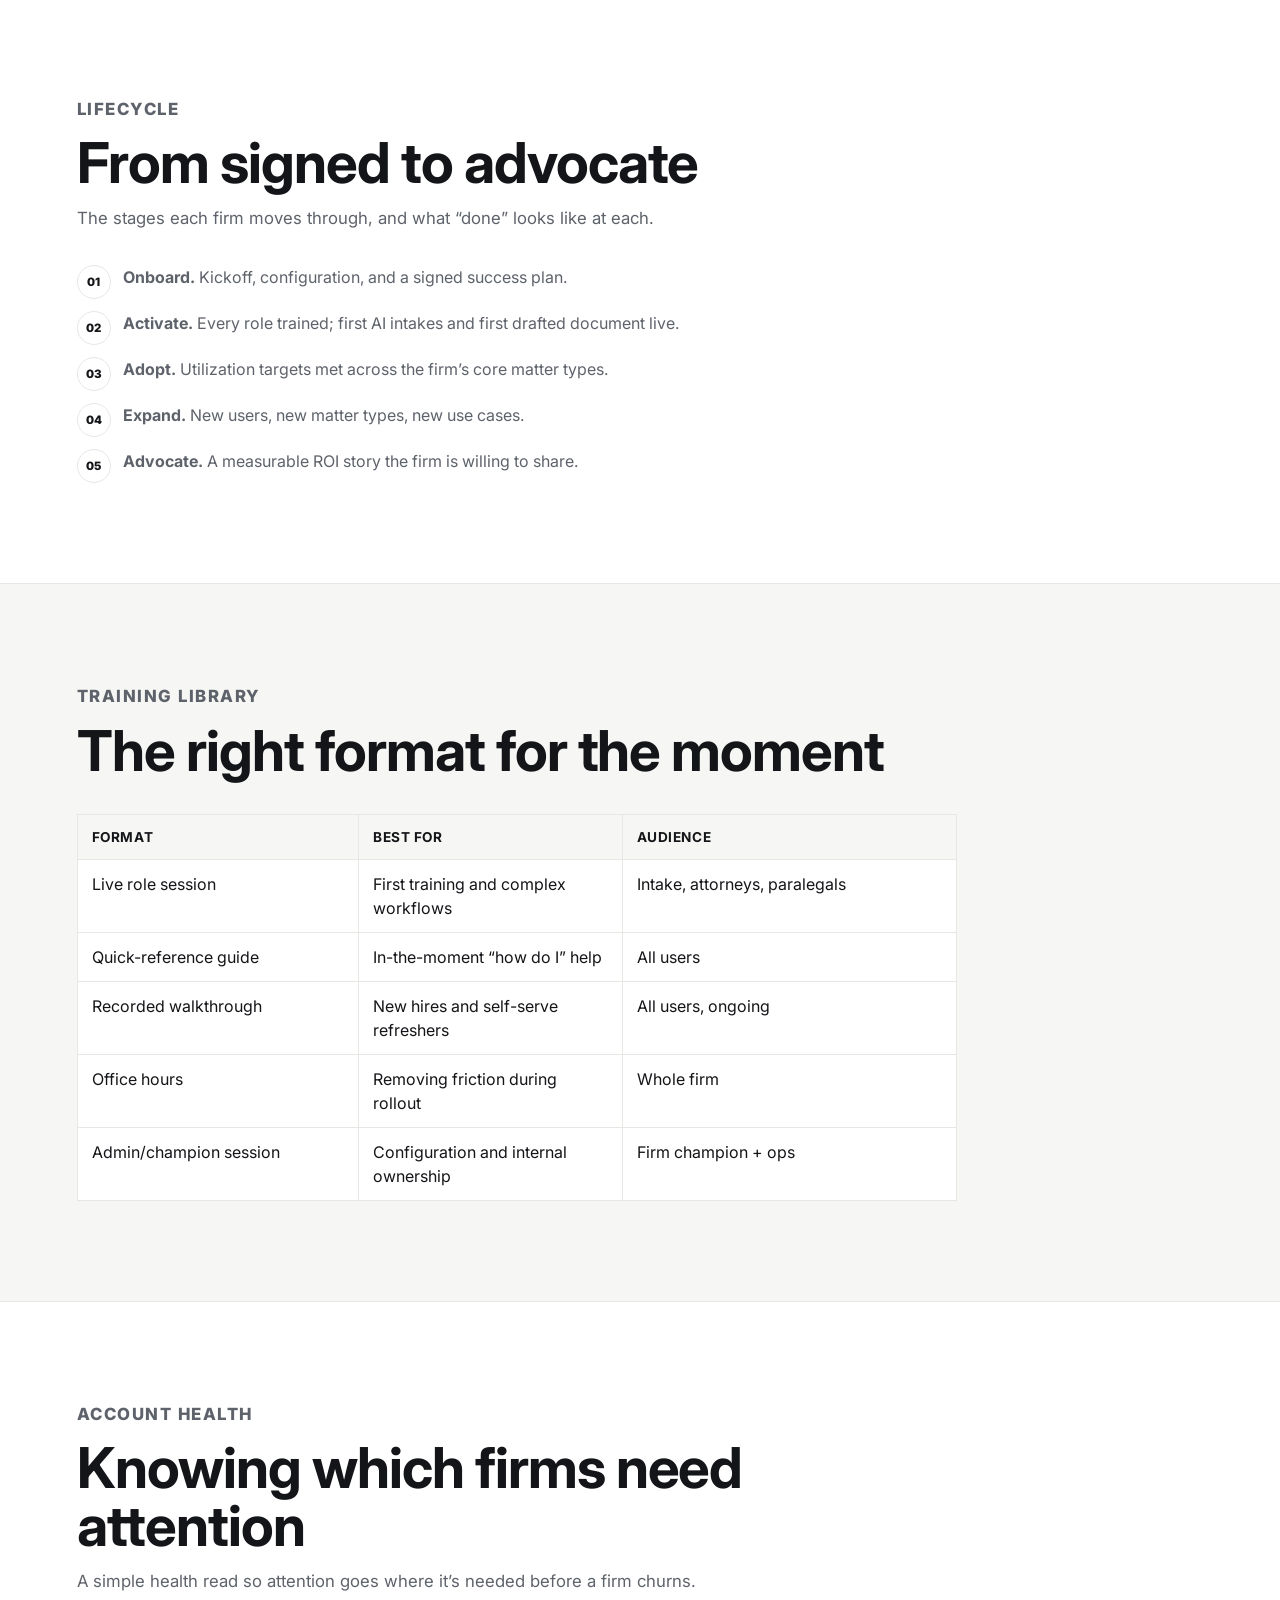
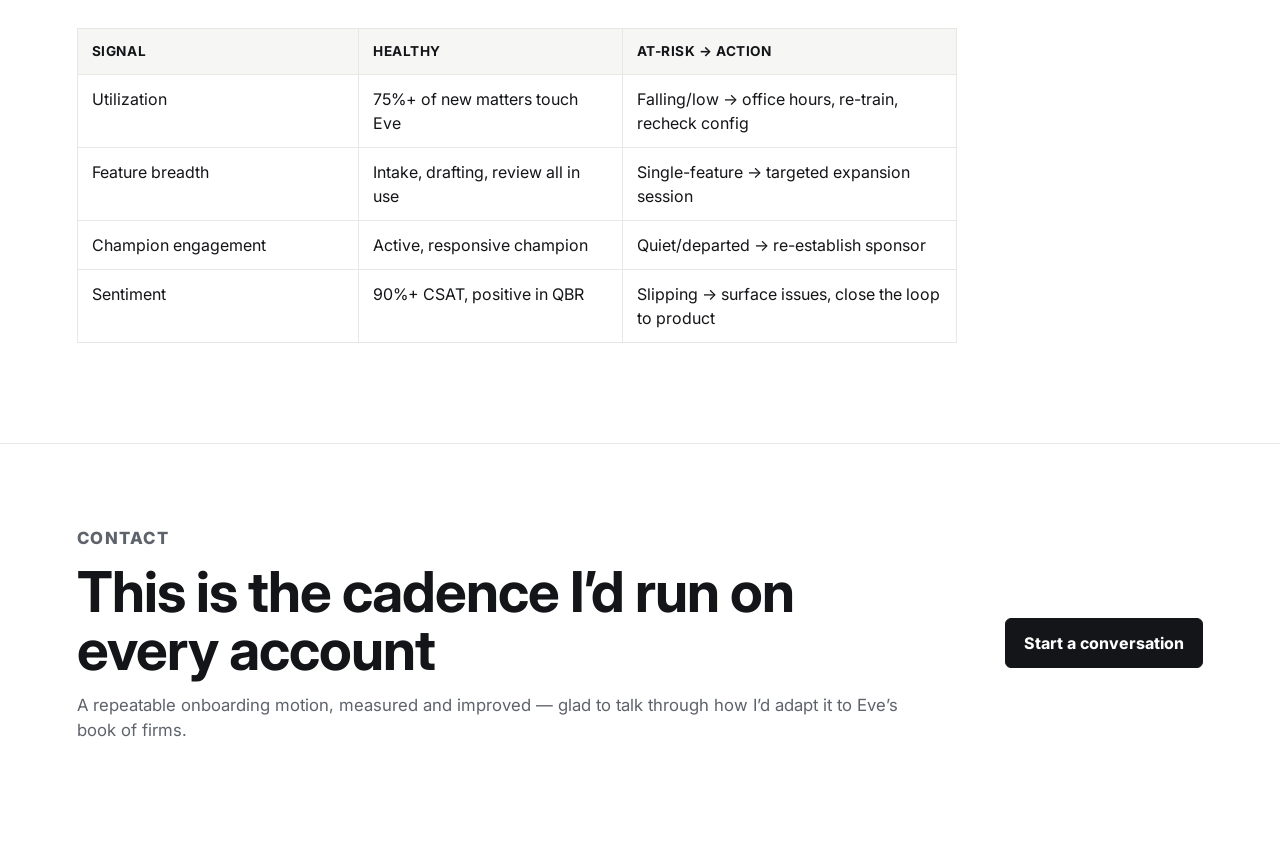
<file: adoption-playbook.html>
<!doctype html>
<html lang="en">
  <head>
    <!-- Google tag (gtag.js) -->
    <script async src="https://www.googletagmanager.com/gtag/js?id=G-5SEJFHV82K"></script>
    <script>
      window.dataLayer = window.dataLayer || [];
      function gtag(){dataLayer.push(arguments);}
      gtag('js', new Date());
      gtag('config', 'G-5SEJFHV82K');
    </script>
    <meta charset="utf-8">
    <meta name="viewport" content="width=device-width, initial-scale=1">
    <title>Customer Onboarding &amp; Adoption Playbook | Alex Donnelly</title>
    <meta
      name="description"
      content="A sample repeatable playbook for onboarding and driving adoption across a book of plaintiff law firms on Eve: operating principles, lifecycle, training formats, and an account-health framework."
    >
    <link rel="icon" href="favicon.svg" type="image/svg+xml">
    <link rel="icon" href="favicon.png" sizes="48x48">
    <link rel="apple-touch-icon" href="apple-touch-icon.png">
    <link rel="preconnect" href="https://fonts.googleapis.com">
    <link rel="preconnect" href="https://fonts.gstatic.com" crossorigin>
    <link href="https://fonts.googleapis.com/css2?family=Inter:wght@400;500;600;700;800&display=swap" rel="stylesheet">
    <link rel="stylesheet" href="styles.css?v=4">
  </head>
  <body>
    <header class="site-header">
      <a class="brand" href="index.html" aria-label="The Human Layer home">
        <span class="brand-mark" aria-hidden="true">HL</span>
        <span>
          <strong>The Human Layer</strong>
          <small>Alex Donnelly</small>
        </span>
      </a>
      <nav class="nav" aria-label="Primary navigation">
        <a href="index.html#about">About</a>
        <a href="index.html#adoption">Adoption</a>
        <a href="index.html#onboarding">Onboarding</a>
        <a href="index.html#experience">Experience</a>
        <a href="index.html#showcase">Showcase</a>
        <a href="index.html#takeaways">Writing</a>
        <a href="index.html#why">Why Eve</a>
        <a href="index.html#contact">Contact</a>
      </nav>
    </header>

    <main id="top">
      <section class="section">
        <div class="section-heading">
          <p class="eyebrow">Sample deliverable &middot; Onboarding &amp; adoption playbook</p>
          <h2>The repeatable framework behind the plan</h2>
          <p>
            A single 90-day plan is one engagement; a playbook is how you run dozens without losing the
            thread. This is the operating model I&rsquo;d use to onboard and drive adoption across a book of
            plaintiff firms on Eve &mdash; the principles, the lifecycle, the training library, and how
            I&rsquo;d know which accounts are healthy.
          </p>
        </div>

        <div class="project-preview" role="note">
          <strong>About this sample</strong>
          <p>
            Independent work sample built only from Eve&rsquo;s public product information; not affiliated
            with or endorsed by Eve. Framework and thresholds are illustrative.
          </p>
        </div>
      </section>

      <section class="section muted">
        <div class="section-heading">
          <p class="eyebrow">Principles</p>
          <h2>Five principles that travel to every firm</h2>
        </div>
        <div class="enablement-cards">
          <article>
            <span>01</span>
            <h4>Start from the workflow</h4>
            <p>Configure to how the firm actually runs a matter &mdash; not a generic feature tour.</p>
          </article>
          <article>
            <span>02</span>
            <h4>Train by role</h4>
            <p>Intake, attorneys, and paralegals each get training for the job they actually do.</p>
          </article>
          <article>
            <span>03</span>
            <h4>Protect trust</h4>
            <p>Coach the review-against-source habit on every AI draft and extraction, so confidence is
            earned, not assumed.</p>
          </article>
          <article>
            <span>04</span>
            <h4>Measure value</h4>
            <p>Tie every rollout to time-to-value, utilization, and an outcome the firm cares about.</p>
          </article>
        </div>
        <div class="project-preview" role="note">
          <strong>05 &middot; Close the loop</strong>
          <p>
            Carry what firms struggle with and ask for back to product &mdash; the onboarding function sees
            friction and feature gaps before anyone else, and that feedback is part of the job.
          </p>
        </div>
      </section>

      <section class="section">
        <div class="section-heading">
          <p class="eyebrow">Lifecycle</p>
          <h2>From signed to advocate</h2>
          <p>The stages each firm moves through, and what &ldquo;done&rdquo; looks like at each.</p>
        </div>
        <ol class="timeline">
          <li><strong>Onboard.</strong> Kickoff, configuration, and a signed success plan.</li>
          <li><strong>Activate.</strong> Every role trained; first AI intakes and first drafted document
          live.</li>
          <li><strong>Adopt.</strong> Utilization targets met across the firm&rsquo;s core matter types.</li>
          <li><strong>Expand.</strong> New users, new matter types, new use cases.</li>
          <li><strong>Advocate.</strong> A measurable ROI story the firm is willing to share.</li>
        </ol>
      </section>

      <section class="section muted">
        <div class="section-heading">
          <p class="eyebrow">Training library</p>
          <h2>The right format for the moment</h2>
        </div>
        <table class="rubric triage">
          <thead>
            <tr><th>Format</th><th>Best for</th><th>Audience</th></tr>
          </thead>
          <tbody>
            <tr><td>Live role session</td><td>First training and complex workflows</td><td>Intake, attorneys, paralegals</td></tr>
            <tr><td>Quick-reference guide</td><td>In-the-moment &ldquo;how do I&rdquo; help</td><td>All users</td></tr>
            <tr><td>Recorded walkthrough</td><td>New hires and self-serve refreshers</td><td>All users, ongoing</td></tr>
            <tr><td>Office hours</td><td>Removing friction during rollout</td><td>Whole firm</td></tr>
            <tr><td>Admin/champion session</td><td>Configuration and internal ownership</td><td>Firm champion + ops</td></tr>
          </tbody>
        </table>
      </section>

      <section class="section">
        <div class="section-heading">
          <p class="eyebrow">Account health</p>
          <h2>Knowing which firms need attention</h2>
          <p>A simple health read so attention goes where it&rsquo;s needed before a firm churns.</p>
        </div>
        <table class="rubric triage">
          <thead>
            <tr><th>Signal</th><th>Healthy</th><th>At-risk &rarr; action</th></tr>
          </thead>
          <tbody>
            <tr><td>Utilization</td><td>75%+ of new matters touch Eve</td><td>Falling/low &rarr; office hours, re-train, recheck config</td></tr>
            <tr><td>Feature breadth</td><td>Intake, drafting, review all in use</td><td>Single-feature &rarr; targeted expansion session</td></tr>
            <tr><td>Champion engagement</td><td>Active, responsive champion</td><td>Quiet/departed &rarr; re-establish sponsor</td></tr>
            <tr><td>Sentiment</td><td>90%+ CSAT, positive in QBR</td><td>Slipping &rarr; surface issues, close the loop to product</td></tr>
          </tbody>
        </table>
      </section>

      <section class="contact-section">
        <div>
          <p class="eyebrow">Contact</p>
          <h2>This is the cadence I&rsquo;d run on every account</h2>
          <p>
            A repeatable onboarding motion, measured and improved &mdash; glad to talk through how
            I&rsquo;d adapt it to Eve&rsquo;s book of firms.
          </p>
        </div>
        <a class="button primary" href="mailto:a.james.donnelly@gmail.com">Start a conversation</a>
      </section>
    </main>
  </body>
</html>
</file>
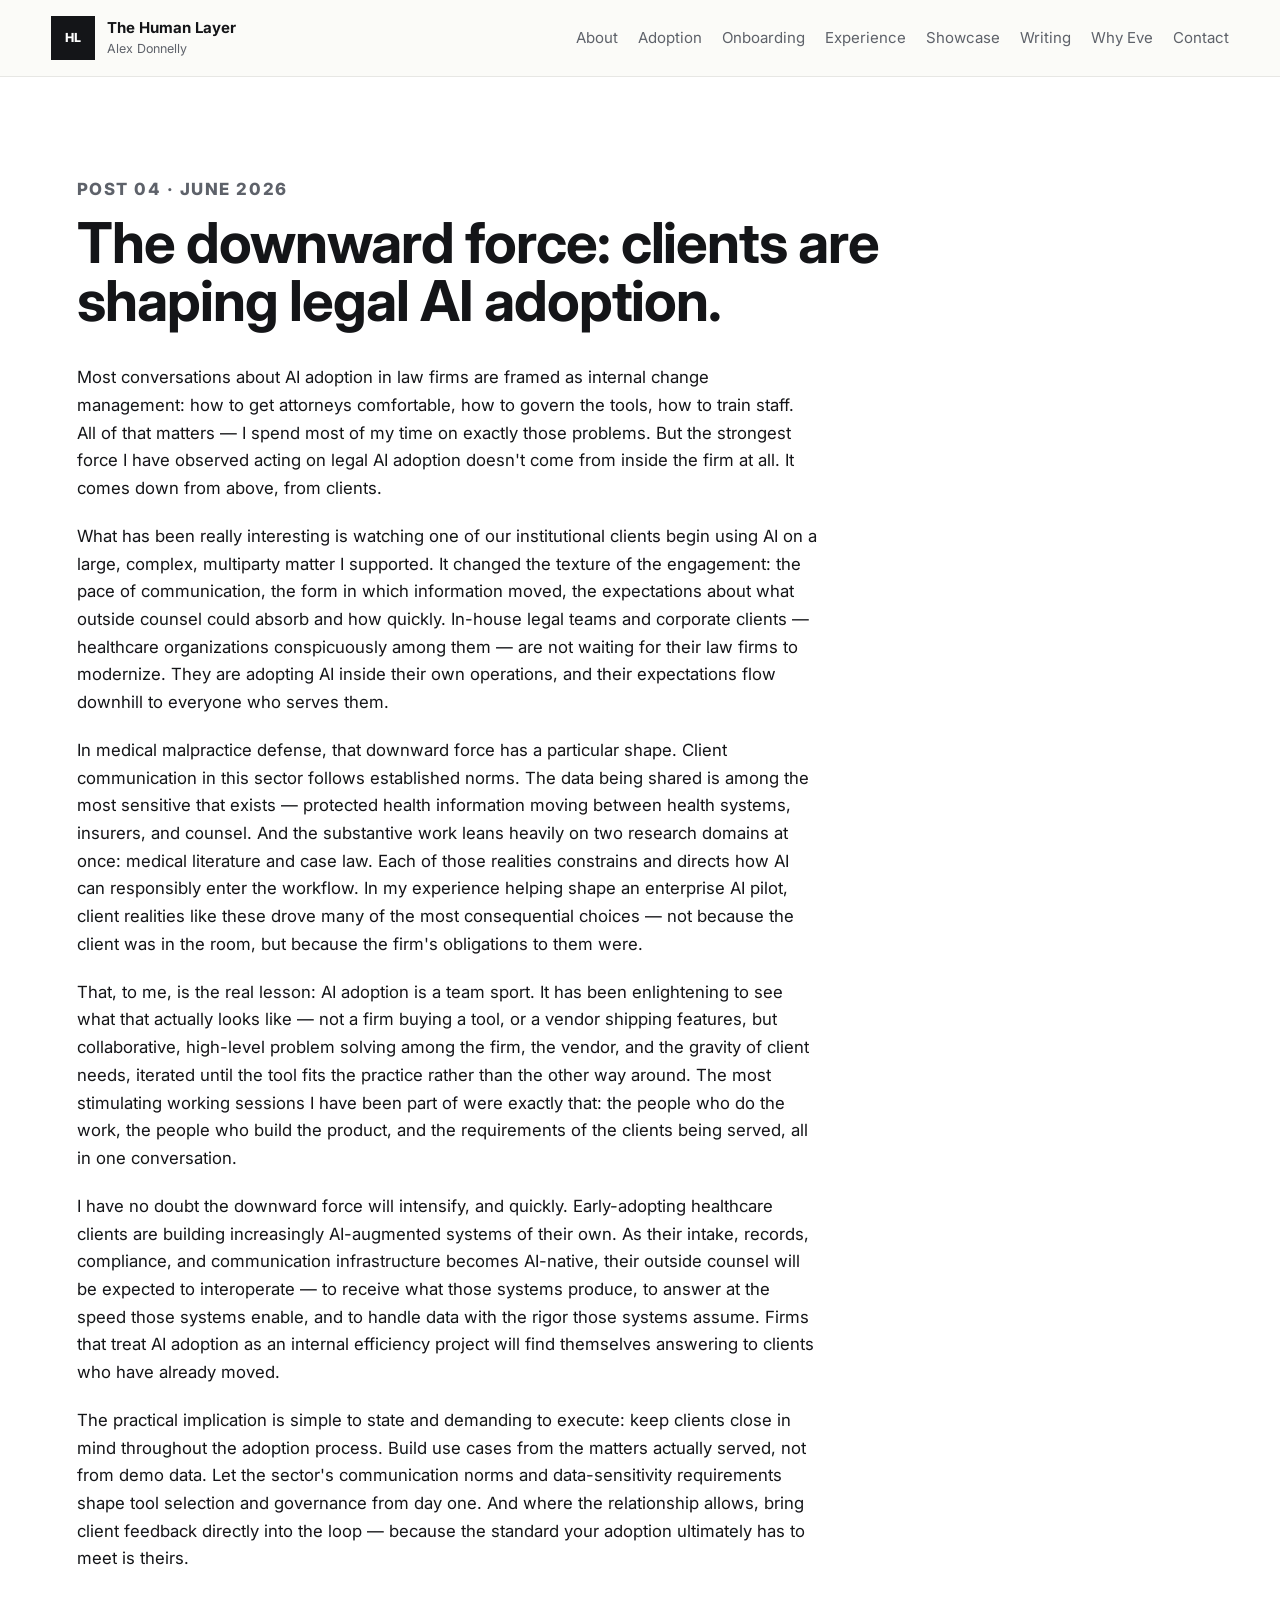
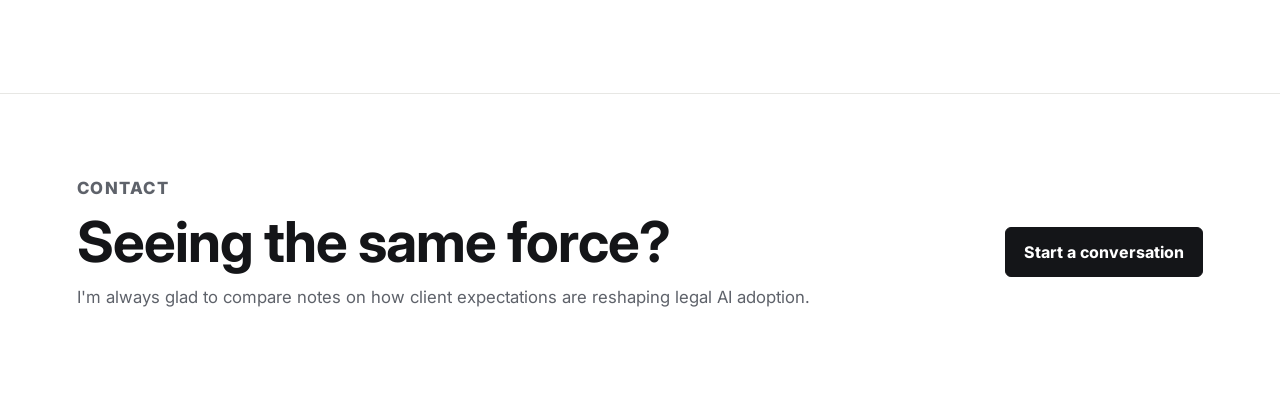
<file: downward-force.html>
<!doctype html>
<html lang="en">
  <head>
    <!-- Google tag (gtag.js) -->
    <script async src="https://www.googletagmanager.com/gtag/js?id=G-5SEJFHV82K"></script>
    <script>
      window.dataLayer = window.dataLayer || [];
      function gtag(){dataLayer.push(arguments);}
      gtag('js', new Date());
      gtag('config', 'G-5SEJFHV82K');
    </script>
    <meta charset="utf-8">
    <meta name="viewport" content="width=device-width, initial-scale=1">
    <title>The Downward Force: Clients Are Shaping Legal AI Adoption | Alex Donnelly</title>
    <meta
      name="description"
      content="AI-augmented corporate and healthcare clients are driving legal AI demand from above the firm — and adoption should be designed with clients close in mind."
    >
    <link rel="icon" href="favicon.svg" type="image/svg+xml">
    <link rel="icon" href="favicon.png" sizes="48x48">
    <link rel="apple-touch-icon" href="apple-touch-icon.png">
    <link rel="preconnect" href="https://fonts.googleapis.com">
    <link rel="preconnect" href="https://fonts.gstatic.com" crossorigin>
    <link href="https://fonts.googleapis.com/css2?family=Inter:wght@400;500;600;700;800&display=swap" rel="stylesheet">
    <link rel="stylesheet" href="styles.css?v=4">
  </head>
  <body>
    <header class="site-header">
      <a class="brand" href="index.html" aria-label="The Human Layer home">
        <span class="brand-mark" aria-hidden="true">HL</span>
        <span>
          <strong>The Human Layer</strong>
          <small>Alex Donnelly</small>
        </span>
      </a>

      <nav class="nav" aria-label="Primary navigation">
        <a href="index.html#about">About</a>
        <a href="index.html#adoption">Adoption</a>
        <a href="index.html#onboarding">Onboarding</a>
        <a href="index.html#experience">Experience</a>
        <a href="index.html#showcase">Showcase</a>
        <a href="index.html#takeaways">Writing</a>
        <a href="index.html#why">Why Eve</a>
        <a href="index.html#contact">Contact</a>
      </nav>
    </header>

    <main id="top">
      <section class="section">
        <div class="section-heading">
          <p class="eyebrow">Post 04 · June 2026</p>
          <h2>The downward force: clients are shaping legal AI adoption.</h2>
        </div>

        <div class="post-body">
          <p>
            Most conversations about AI adoption in law firms are framed as internal change management:
            how to get attorneys comfortable, how to govern the tools, how to train staff. All of that
            matters — I spend most of my time on exactly those problems. But the strongest force I have
            observed acting on legal AI adoption doesn't come from inside the firm at all. It comes down
            from above, from clients.
          </p>
          <p>
            What has been really interesting is watching one of our institutional clients begin using
            AI on a large, complex, multiparty matter I supported. It changed the texture of the
            engagement: the pace of communication, the form in which information moved, the
            expectations about what outside counsel could absorb and how quickly. In-house legal teams
            and corporate clients — healthcare organizations conspicuously among them — are not waiting
            for their law firms to modernize. They are adopting AI inside their own operations, and
            their expectations flow downhill to everyone who serves them.
          </p>
          <p>
            In medical malpractice defense, that downward force has a particular shape. Client
            communication in this sector follows established norms. The data being shared is among the
            most sensitive that exists — protected health information moving between health systems,
            insurers, and counsel. And the substantive work leans heavily on two research domains at
            once: medical literature and case law. Each of those realities constrains and directs how AI
            can responsibly enter the workflow. In my experience helping shape an enterprise AI pilot,
            client realities like these drove many of the most consequential choices — not because the
            client was in the room, but because the firm's obligations to them were.
          </p>
          <p>
            That, to me, is the real lesson: AI adoption is a team sport. It has been enlightening to
            see what that actually looks like — not a firm buying a tool, or a vendor shipping
            features, but collaborative, high-level problem solving among the firm, the vendor, and the
            gravity of client needs, iterated until the tool fits the practice rather than the other
            way around. The most stimulating working sessions I have been part of were exactly that:
            the people who do the work, the people who build the product, and the requirements of the
            clients being served, all in one conversation.
          </p>
          <p>
            I have no doubt the downward force will intensify, and quickly. Early-adopting healthcare clients are
            building increasingly AI-augmented systems of their own. As their intake, records,
            compliance, and communication infrastructure becomes AI-native, their outside counsel will
            be expected to interoperate — to receive what those systems produce, to answer at the speed
            those systems enable, and to handle data with the rigor those systems assume. Firms that
            treat AI adoption as an internal efficiency project will find themselves answering to
            clients who have already moved.
          </p>
          <p>
            The practical implication is simple to state and demanding to execute: keep clients close in
            mind throughout the adoption process. Build use cases from the matters actually served, not
            from demo data. Let the sector's communication norms and data-sensitivity requirements shape
            tool selection and governance from day one. And where the relationship allows, bring client
            feedback directly into the loop — because the standard your adoption ultimately has to meet
            is theirs.
          </p>
        </div>
      </section>

      <section class="contact-section">
        <div>
          <p class="eyebrow">Contact</p>
          <h2>Seeing the same force?</h2>
          <p>
            I'm always glad to compare notes on how client expectations are reshaping legal AI adoption.
          </p>
        </div>
        <a class="button primary" href="mailto:a.james.donnelly@gmail.com">Start a conversation</a>
      </section>
    </main>
  </body>
</html>
</file>
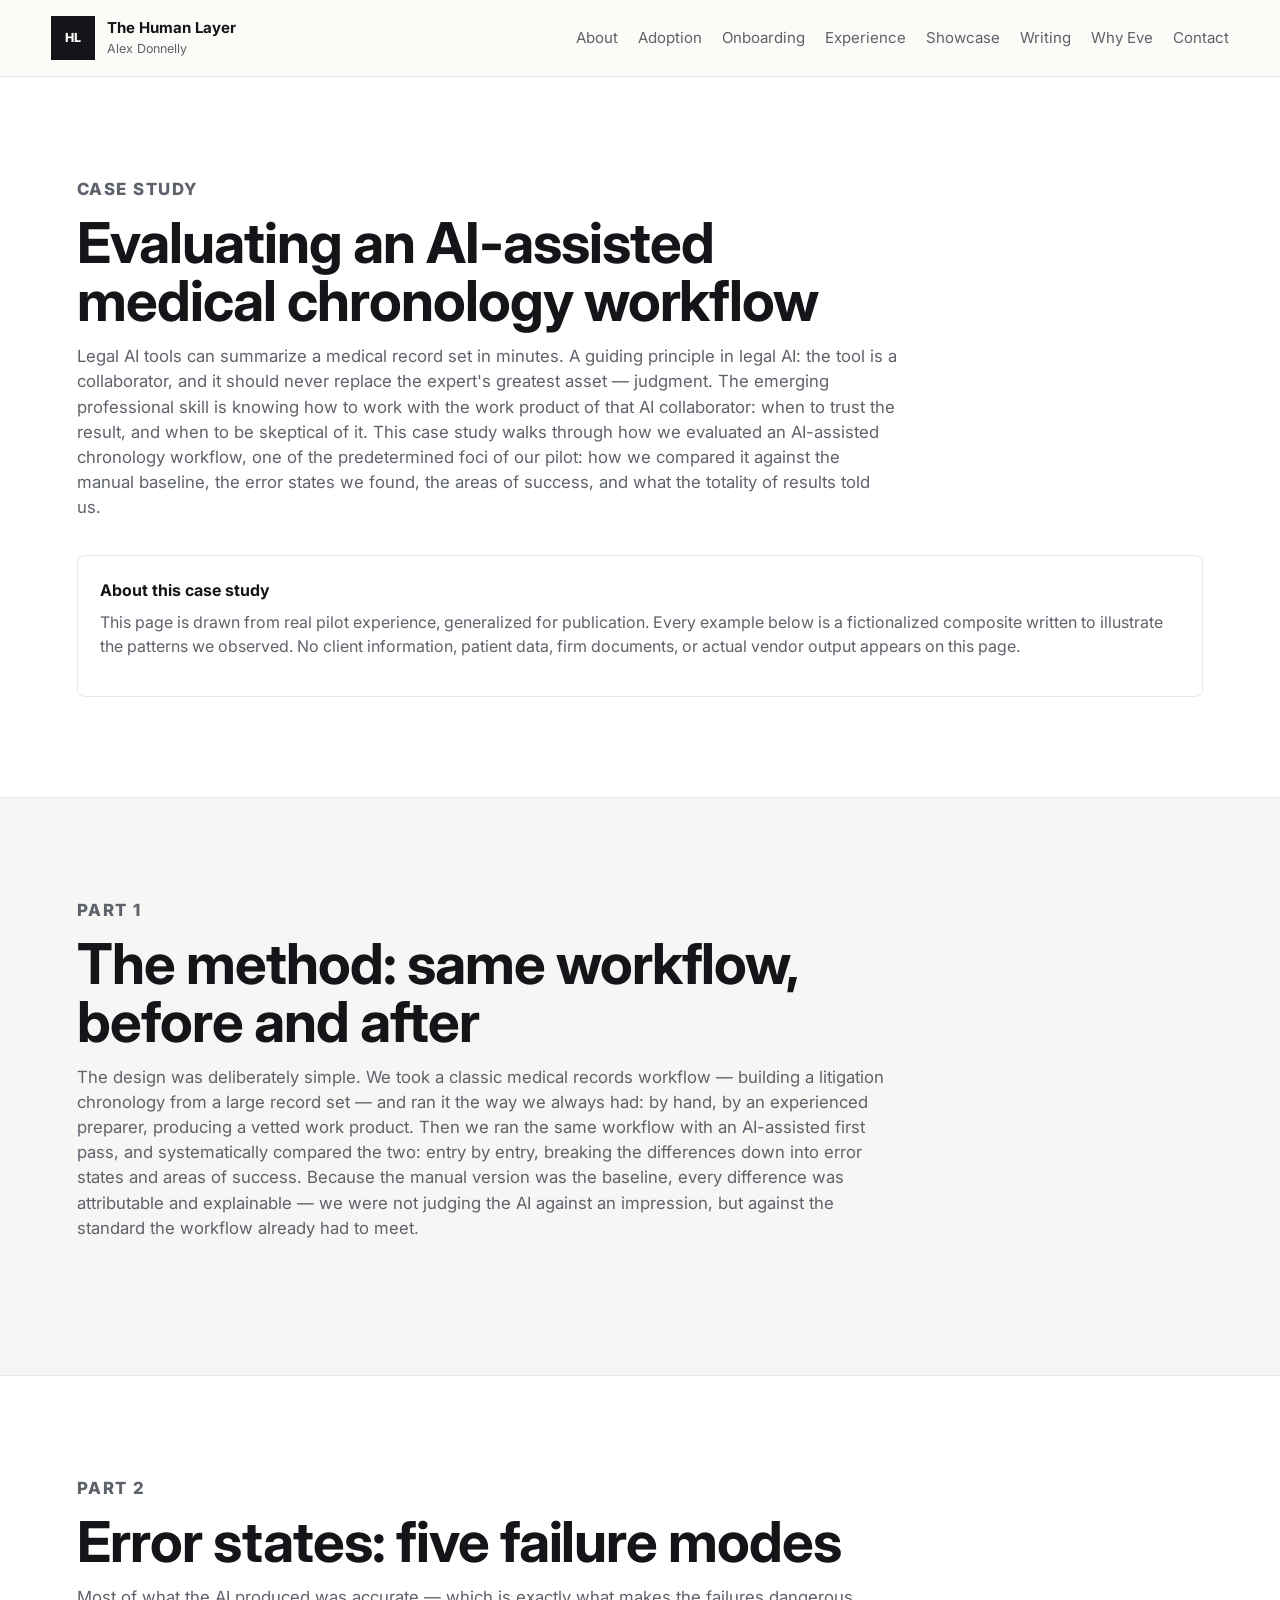
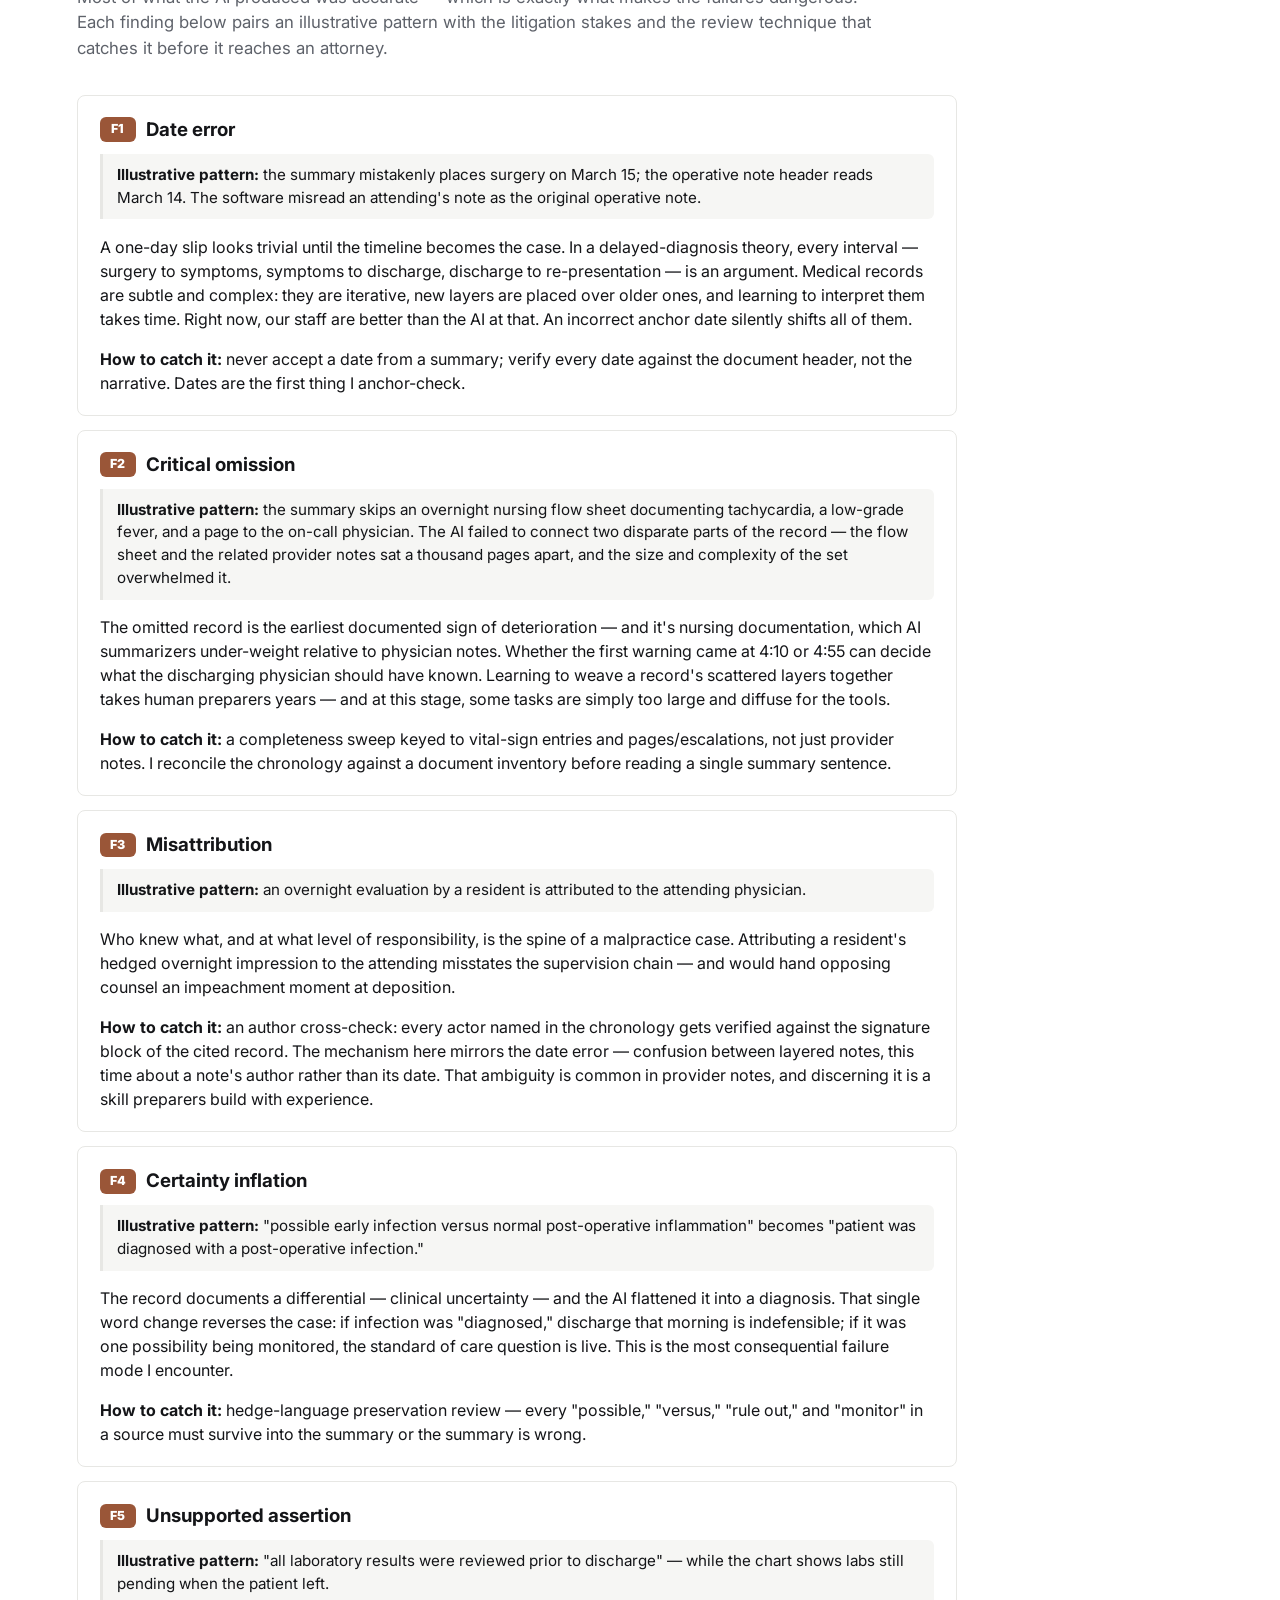
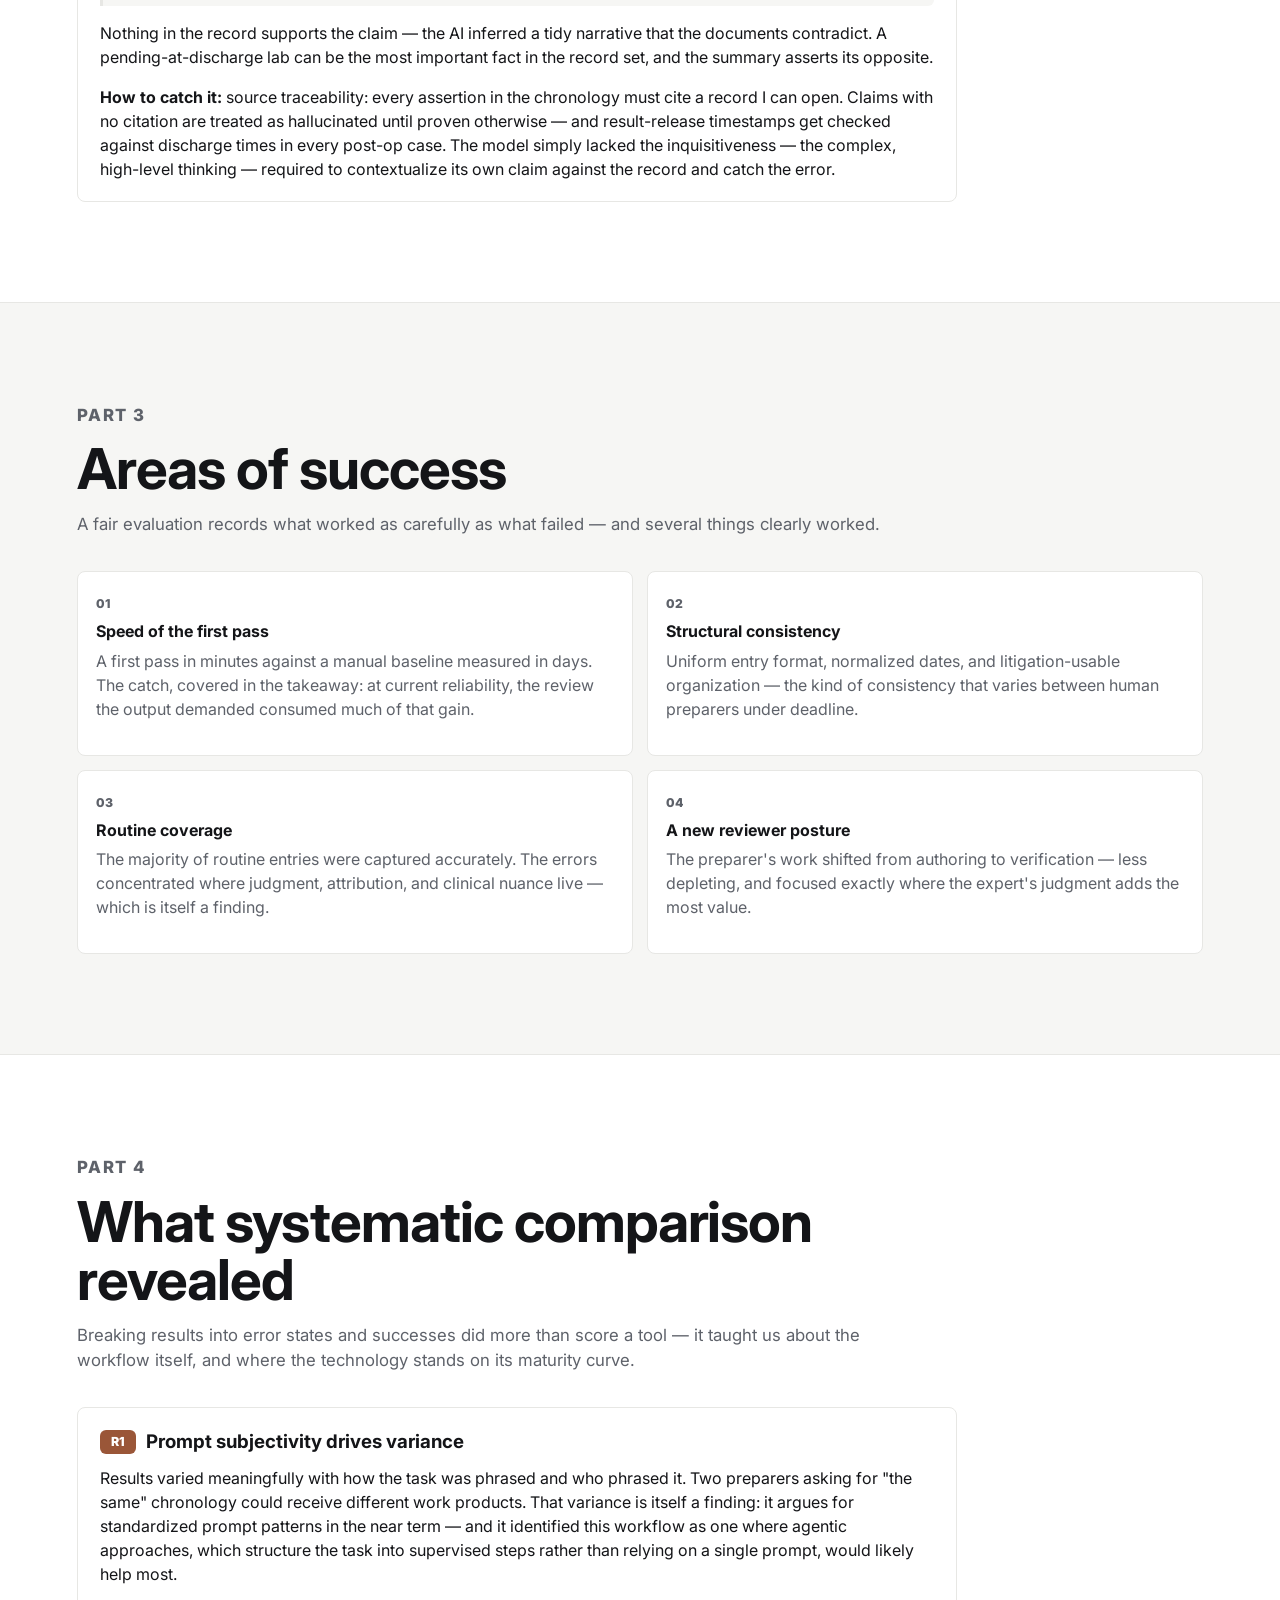
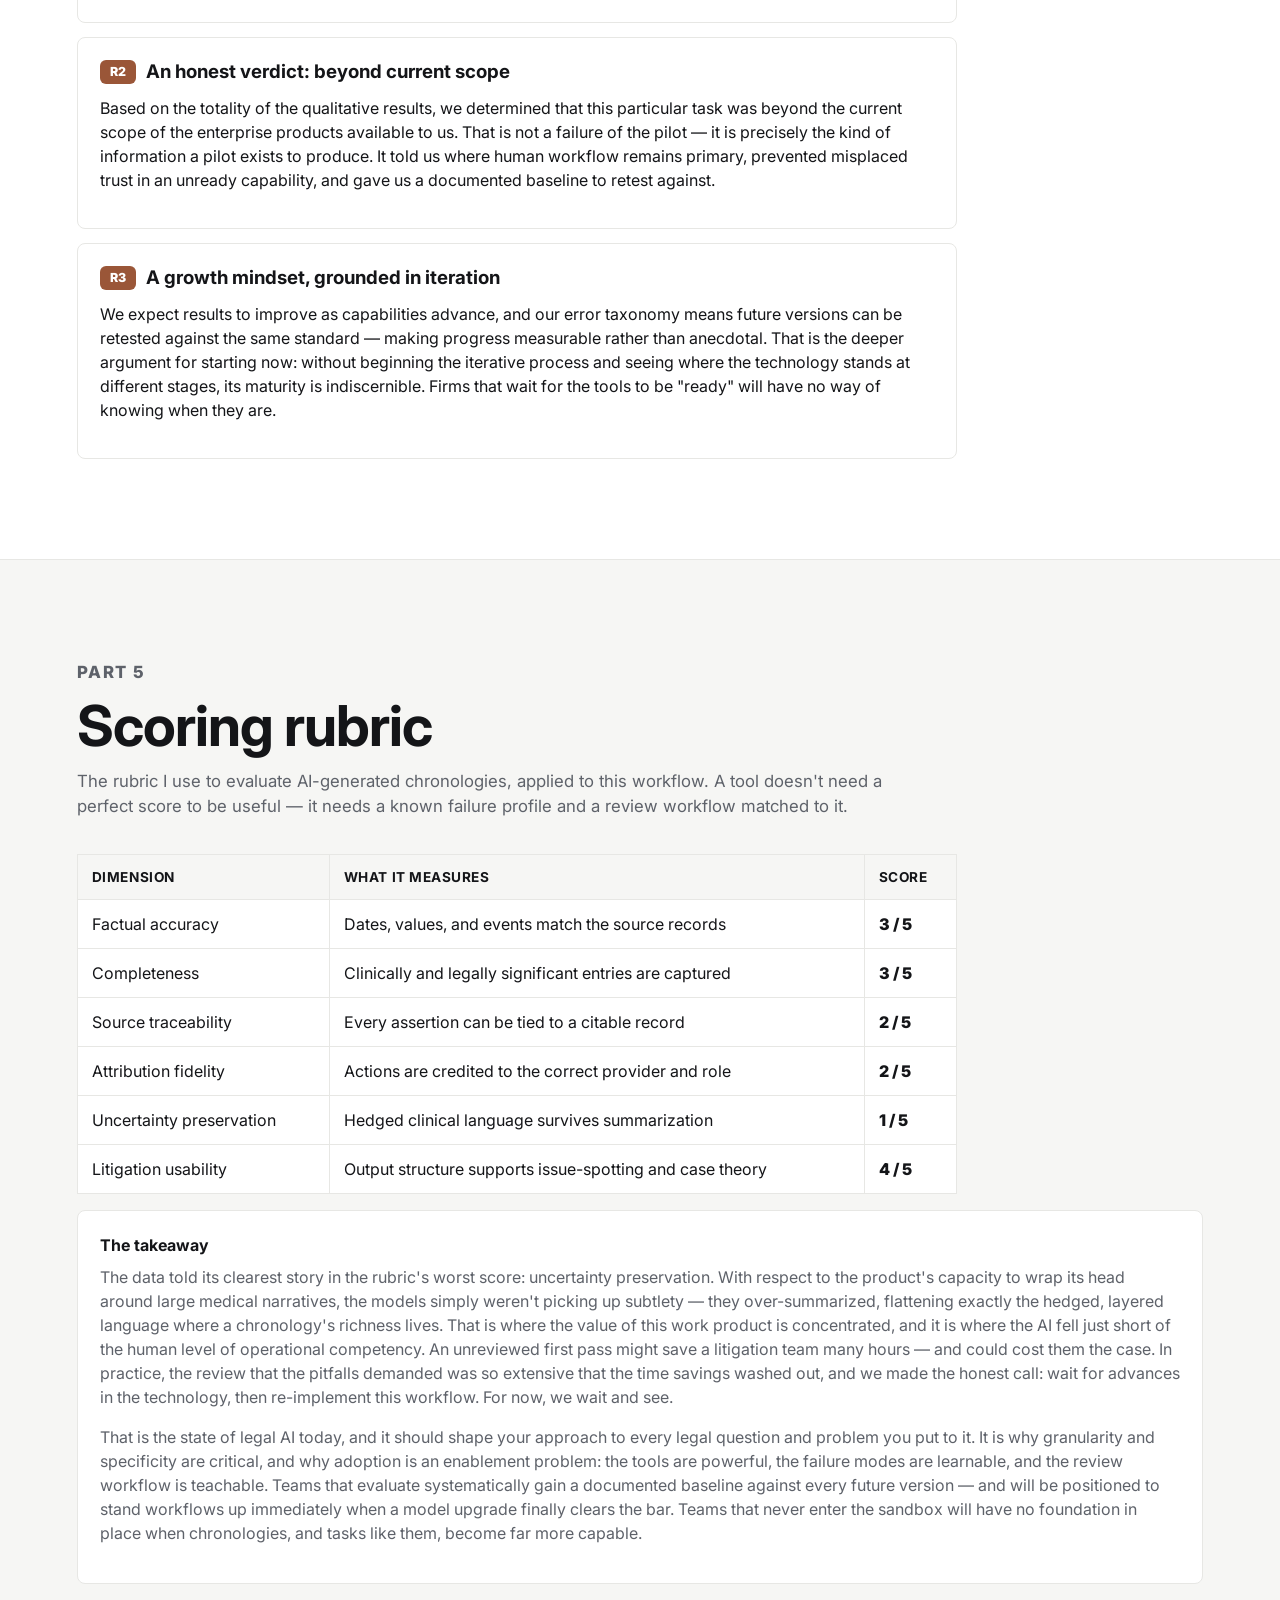
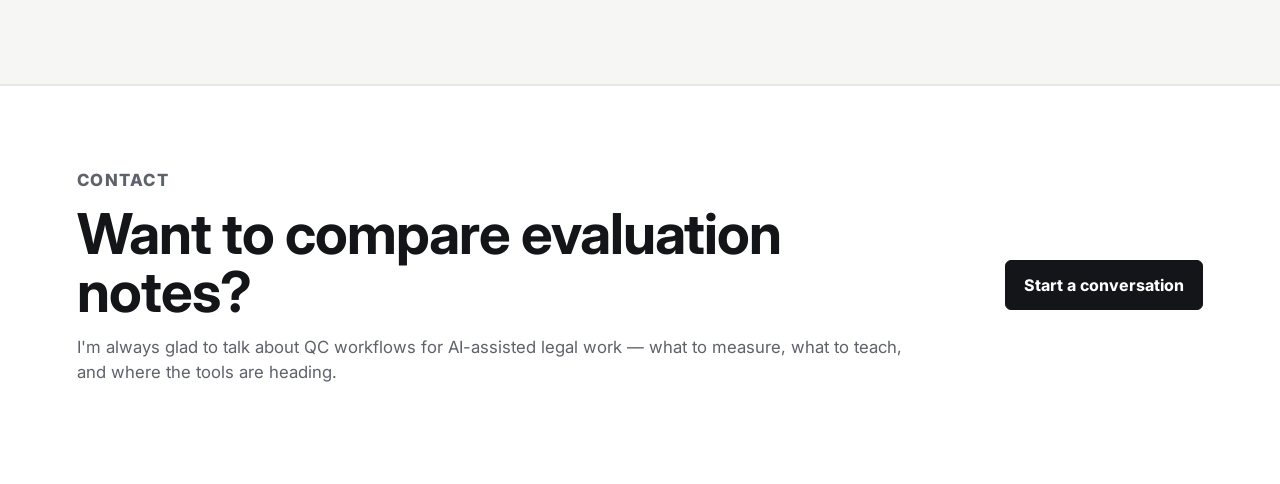
<file: evaluation.html>
<!doctype html>
<html lang="en">
  <head>
    <!-- Google tag (gtag.js) -->
    <script async src="https://www.googletagmanager.com/gtag/js?id=G-5SEJFHV82K"></script>
    <script>
      window.dataLayer = window.dataLayer || [];
      function gtag(){dataLayer.push(arguments);}
      gtag('js', new Date());
      gtag('config', 'G-5SEJFHV82K');
    </script>
    <meta charset="utf-8">
    <meta name="viewport" content="width=device-width, initial-scale=1">
    <title>AI Chronology Evaluation Case Study | Alex Donnelly</title>
    <meta
      name="description"
      content="A worked case study: evaluating an AI-assisted medical chronology workflow against its manual baseline — error states, areas of success, and what systematic comparison revealed."
    >
    <link rel="icon" href="favicon.svg" type="image/svg+xml">
    <link rel="icon" href="favicon.png" sizes="48x48">
    <link rel="apple-touch-icon" href="apple-touch-icon.png">
    <link rel="preconnect" href="https://fonts.googleapis.com">
    <link rel="preconnect" href="https://fonts.gstatic.com" crossorigin>
    <link href="https://fonts.googleapis.com/css2?family=Inter:wght@400;500;600;700;800&display=swap" rel="stylesheet">
    <link rel="stylesheet" href="styles.css?v=4">
  </head>
  <body>
    <header class="site-header">
      <a class="brand" href="index.html" aria-label="The Human Layer home">
        <span class="brand-mark" aria-hidden="true">HL</span>
        <span>
          <strong>The Human Layer</strong>
          <small>Alex Donnelly</small>
        </span>
      </a>

      <nav class="nav" aria-label="Primary navigation">
        <a href="index.html#about">About</a>
        <a href="index.html#adoption">Adoption</a>
        <a href="index.html#onboarding">Onboarding</a>
        <a href="index.html#experience">Experience</a>
        <a href="index.html#showcase">Showcase</a>
        <a href="index.html#takeaways">Writing</a>
        <a href="index.html#why">Why Eve</a>
        <a href="index.html#contact">Contact</a>
      </nav>
    </header>

    <main id="top">
      <section class="section">
        <div class="section-heading">
          <p class="eyebrow">Case study</p>
          <h2>Evaluating an AI-assisted medical chronology workflow</h2>
          <p>
            Legal AI tools can summarize a medical record set in minutes. A guiding principle in legal
            AI: the tool is a collaborator, and it should never replace the expert's greatest asset —
            judgment. The emerging professional skill is knowing how to work with the work product of
            that AI collaborator: when to trust the result, and when to be skeptical of it. This case
            study walks through how we evaluated an AI-assisted chronology workflow, one of the
            predetermined foci of our pilot: how we compared it against the manual baseline, the error
            states we found, the areas of success, and what the totality of results told us.
          </p>
        </div>

        <div class="project-preview" role="note">
          <strong>About this case study</strong>
          <p>
            This page is drawn from real pilot experience, generalized for publication. Every example
            below is a fictionalized composite written to illustrate the patterns we observed. No client
            information, patient data, firm documents, or actual vendor output appears on this page.
          </p>
        </div>
      </section>

      <section class="section muted">
        <div class="section-heading">
          <p class="eyebrow">Part 1</p>
          <h2>The method: same workflow, before and after</h2>
          <p>
            The design was deliberately simple. We took a classic medical records workflow — building a
            litigation chronology from a large record set — and ran it the way we always had: by hand,
            by an experienced preparer, producing a vetted work product. Then we ran the same workflow
            with an AI-assisted first pass, and systematically compared the two: entry by entry,
            breaking the differences down into error states and areas of success. Because the manual
            version was the baseline, every difference was attributable and explainable — we were not
            judging the AI against an impression, but against the standard the workflow already had
            to meet.
          </p>
        </div>
      </section>

      <section class="section">
        <div class="section-heading">
          <p class="eyebrow">Part 2</p>
          <h2>Error states: five failure modes</h2>
          <p>
            Most of what the AI produced was accurate — which is exactly what makes the failures
            dangerous. Each finding below pairs an illustrative pattern with the litigation stakes and
            the review technique that catches it before it reaches an attorney.
          </p>
        </div>

        <div class="findings-list">
          <article class="finding">
            <h3><span>F1</span> Date error</h3>
            <p class="vs"><strong>Illustrative pattern:</strong> the summary mistakenly places surgery
            on March 15; the operative note header reads March 14. The software misread an attending's
            note as the original operative note.</p>
            <p>
              A one-day slip looks trivial until the timeline becomes the case. In a delayed-diagnosis
              theory, every interval — surgery to symptoms, symptoms to discharge, discharge to
              re-presentation — is an argument. Medical records are subtle and complex: they are
              iterative, new layers are placed over older ones, and learning to interpret them takes
              time. Right now, our staff are better than the AI at that. An incorrect anchor date
              silently shifts all of them.
            </p>
            <p class="catch"><strong>How to catch it:</strong> never accept a date from a summary; verify every
            date against the document header, not the narrative. Dates are the first thing I anchor-check.</p>
          </article>

          <article class="finding">
            <h3><span>F2</span> Critical omission</h3>
            <p class="vs"><strong>Illustrative pattern:</strong> the summary skips an overnight nursing
            flow sheet documenting tachycardia, a low-grade fever, and a page to the on-call physician.
            The AI failed to connect two disparate parts of the record — the flow sheet and the related
            provider notes sat a thousand pages apart, and the size and complexity of the set
            overwhelmed it.</p>
            <p>
              The omitted record is the earliest documented sign of deterioration — and it's nursing
              documentation, which AI summarizers under-weight relative to physician notes. Whether the
              first warning came at 4:10 or 4:55 can decide what the discharging physician should have
              known. Learning to weave a record's scattered layers together takes human preparers years —
              and at this stage, some tasks are simply too large and diffuse for the tools.
            </p>
            <p class="catch"><strong>How to catch it:</strong> a completeness sweep keyed to vital-sign
            entries and pages/escalations, not just provider notes. I reconcile the chronology against a
            document inventory before reading a single summary sentence.</p>
          </article>

          <article class="finding">
            <h3><span>F3</span> Misattribution</h3>
            <p class="vs"><strong>Illustrative pattern:</strong> an overnight evaluation by a resident is
            attributed to the attending physician.</p>
            <p>
              Who knew what, and at what level of responsibility, is the spine of a malpractice case.
              Attributing a resident's hedged overnight impression to the attending misstates the
              supervision chain — and would hand opposing counsel an impeachment moment at deposition.
            </p>
            <p class="catch"><strong>How to catch it:</strong> an author cross-check: every actor named in the
            chronology gets verified against the signature block of the cited record. The mechanism here
            mirrors the date error — confusion between layered notes, this time about a note's author
            rather than its date. That ambiguity is common in provider notes, and discerning it is a
            skill preparers build with experience.</p>
          </article>

          <article class="finding">
            <h3><span>F4</span> Certainty inflation</h3>
            <p class="vs"><strong>Illustrative pattern:</strong> "possible early infection versus normal
            post-operative inflammation" becomes "patient was diagnosed with a post-operative infection."</p>
            <p>
              The record documents a differential — clinical uncertainty — and the AI flattened it into a
              diagnosis. That single word change reverses the case: if infection was "diagnosed," discharge
              that morning is indefensible; if it was one possibility being monitored, the standard
              of care question is live. This is the most consequential failure mode I encounter.
            </p>
            <p class="catch"><strong>How to catch it:</strong> hedge-language preservation review — every
            "possible," "versus," "rule out," and "monitor" in a source must survive into the summary or the
            summary is wrong.</p>
          </article>

          <article class="finding">
            <h3><span>F5</span> Unsupported assertion</h3>
            <p class="vs"><strong>Illustrative pattern:</strong> "all laboratory results were reviewed prior
            to discharge" — while the chart shows labs still pending when the patient left.</p>
            <p>
              Nothing in the record supports the claim — the AI inferred a tidy narrative that the documents
              contradict. A pending-at-discharge lab can be the most important fact in the record set,
              and the summary asserts its opposite.
            </p>
            <p class="catch"><strong>How to catch it:</strong> source traceability: every assertion in the
            chronology must cite a record I can open. Claims with no citation are treated as hallucinated
            until proven otherwise — and result-release timestamps get checked against discharge times in
            every post-op case. The model simply lacked the inquisitiveness — the complex, high-level
            thinking — required to contextualize its own claim against the record and catch the error.</p>
          </article>
        </div>
      </section>

      <section class="section muted">
        <div class="section-heading">
          <p class="eyebrow">Part 3</p>
          <h2>Areas of success</h2>
          <p>
            A fair evaluation records what worked as carefully as what failed — and several things
            clearly worked.
          </p>
        </div>

        <div class="enablement-cards">
          <article>
            <span>01</span>
            <h4>Speed of the first pass</h4>
            <p>A first pass in minutes against a manual baseline measured in days. The catch, covered in
            the takeaway: at current reliability, the review the output demanded consumed much of that
            gain.</p>
          </article>
          <article>
            <span>02</span>
            <h4>Structural consistency</h4>
            <p>Uniform entry format, normalized dates, and litigation-usable organization — the kind of
            consistency that varies between human preparers under deadline.</p>
          </article>
          <article>
            <span>03</span>
            <h4>Routine coverage</h4>
            <p>The majority of routine entries were captured accurately. The errors concentrated where
            judgment, attribution, and clinical nuance live — which is itself a finding.</p>
          </article>
          <article>
            <span>04</span>
            <h4>A new reviewer posture</h4>
            <p>The preparer's work shifted from authoring to verification — less depleting, and focused
            exactly where the expert's judgment adds the most value.</p>
          </article>
        </div>
      </section>

      <section class="section">
        <div class="section-heading">
          <p class="eyebrow">Part 4</p>
          <h2>What systematic comparison revealed</h2>
          <p>
            Breaking results into error states and successes did more than score a tool — it taught us
            about the workflow itself, and where the technology stands on its maturity curve.
          </p>
        </div>

        <div class="findings-list">
          <article class="finding">
            <h3><span>R1</span> Prompt subjectivity drives variance</h3>
            <p>
              Results varied meaningfully with how the task was phrased and who phrased it. Two
              preparers asking for "the same" chronology could receive different work products. That
              variance is itself a finding: it argues for standardized prompt patterns in the near term —
              and it identified this workflow as one where agentic approaches, which structure the task
              into supervised steps rather than relying on a single prompt, would likely help most.
            </p>
          </article>
          <article class="finding">
            <h3><span>R2</span> An honest verdict: beyond current scope</h3>
            <p>
              Based on the totality of the qualitative results, we determined that this particular task
              was beyond the current scope of the enterprise products available to us. That is not a
              failure of the pilot — it is precisely the kind of information a pilot exists to produce.
              It told us where human workflow remains primary, prevented misplaced trust in an unready
              capability, and gave us a documented baseline to retest against.
            </p>
          </article>
          <article class="finding">
            <h3><span>R3</span> A growth mindset, grounded in iteration</h3>
            <p>
              We expect results to improve as capabilities advance, and our error taxonomy means future
              versions can be retested against the same standard — making progress measurable rather
              than anecdotal. That is the deeper argument for starting now: without beginning the
              iterative process and seeing where the technology stands at different stages, its maturity
              is indiscernible. Firms that wait for the tools to be "ready" will have no way of knowing
              when they are.
            </p>
          </article>
        </div>
      </section>

      <section class="section muted">
        <div class="section-heading">
          <p class="eyebrow">Part 5</p>
          <h2>Scoring rubric</h2>
          <p>
            The rubric I use to evaluate AI-generated chronologies, applied to this workflow. A tool
            doesn't need a perfect score to be useful — it needs a known failure profile and a review
            workflow matched to it.
          </p>
        </div>

        <table class="rubric">
          <thead>
            <tr><th>Dimension</th><th>What it measures</th><th>Score</th></tr>
          </thead>
          <tbody>
            <tr><td>Factual accuracy</td><td>Dates, values, and events match the source records</td><td>3 / 5</td></tr>
            <tr><td>Completeness</td><td>Clinically and legally significant entries are captured</td><td>3 / 5</td></tr>
            <tr><td>Source traceability</td><td>Every assertion can be tied to a citable record</td><td>2 / 5</td></tr>
            <tr><td>Attribution fidelity</td><td>Actions are credited to the correct provider and role</td><td>2 / 5</td></tr>
            <tr><td>Uncertainty preservation</td><td>Hedged clinical language survives summarization</td><td>1 / 5</td></tr>
            <tr><td>Litigation usability</td><td>Output structure supports issue-spotting and case theory</td><td>4 / 5</td></tr>
          </tbody>
        </table>

        <div class="project-preview" role="note">
          <strong>The takeaway</strong>
          <p>
            The data told its clearest story in the rubric's worst score: uncertainty preservation. With
            respect to the product's capacity to wrap its head around large medical narratives, the
            models simply weren't picking up subtlety — they over-summarized, flattening exactly the
            hedged, layered language where a chronology's richness lives. That is where the value of
            this work product is concentrated, and it is where the AI fell just short of the human
            level of operational competency. An unreviewed first pass might save a litigation team many
            hours — and could cost them the case. In practice, the review that the pitfalls demanded
            was so extensive that the time savings washed out, and we made the honest call: wait for
            advances in the technology, then re-implement this workflow. For now, we wait and see.
          </p>
          <p>
            That is the state of legal AI today, and it should shape your approach to every legal
            question and problem you put to it. It is why granularity and specificity are critical, and
            why adoption is an enablement problem: the tools are powerful, the failure modes are
            learnable, and the review workflow is teachable. Teams that evaluate systematically gain a
            documented baseline against every future version — and will be positioned to stand workflows
            up immediately when a model upgrade finally clears the bar. Teams that never enter the
            sandbox will have no foundation in place when chronologies, and tasks like them, become far
            more capable.
          </p>
        </div>
      </section>

      <section class="contact-section">
        <div>
          <p class="eyebrow">Contact</p>
          <h2>Want to compare evaluation notes?</h2>
          <p>
            I'm always glad to talk about QC workflows for AI-assisted legal work — what to measure,
            what to teach, and where the tools are heading.
          </p>
        </div>
        <a class="button primary" href="mailto:a.james.donnelly@gmail.com">Start a conversation</a>
      </section>
    </main>
  </body>
</html>
</file>
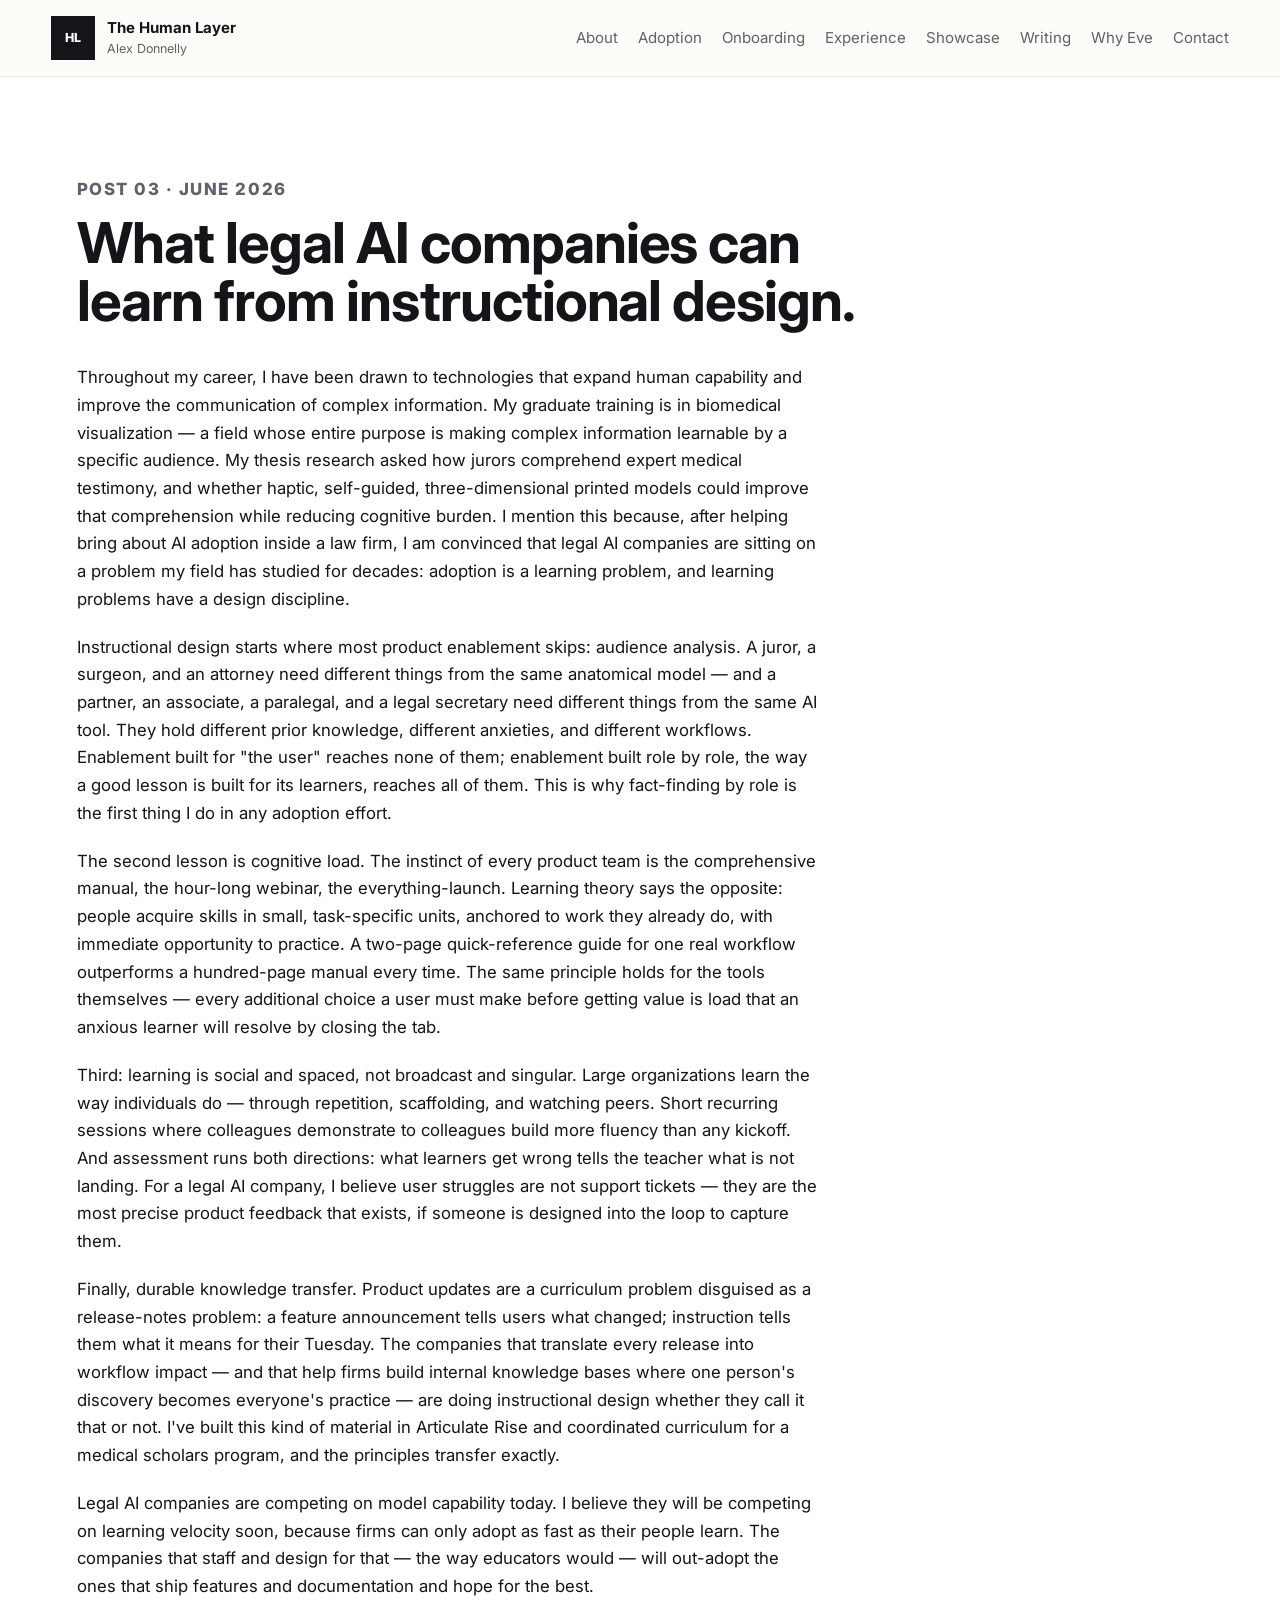
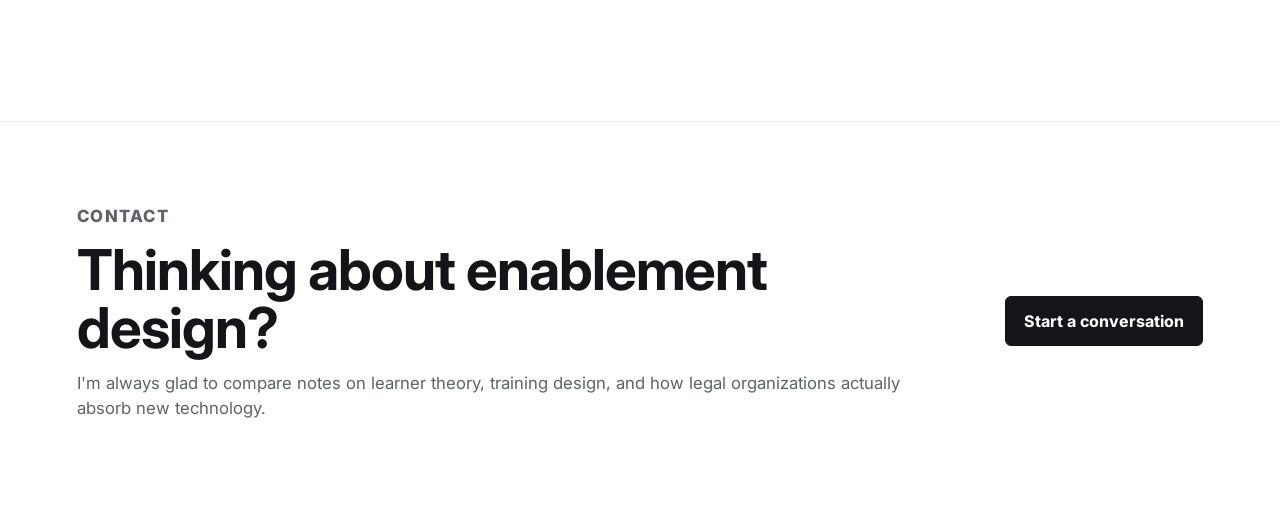
<file: instructional-design.html>
<!doctype html>
<html lang="en">
  <head>
    <!-- Google tag (gtag.js) -->
    <script async src="https://www.googletagmanager.com/gtag/js?id=G-5SEJFHV82K"></script>
    <script>
      window.dataLayer = window.dataLayer || [];
      function gtag(){dataLayer.push(arguments);}
      gtag('js', new Date());
      gtag('config', 'G-5SEJFHV82K');
    </script>
    <meta charset="utf-8">
    <meta name="viewport" content="width=device-width, initial-scale=1">
    <title>What Legal AI Companies Can Learn from Instructional Design | Alex Donnelly</title>
    <meta
      name="description"
      content="Learner theory, cognitive load, and audience analysis — what a biomedical visualization education teaches about how large legal organizations actually learn new technology."
    >
    <link rel="icon" href="favicon.svg" type="image/svg+xml">
    <link rel="icon" href="favicon.png" sizes="48x48">
    <link rel="apple-touch-icon" href="apple-touch-icon.png">
    <link rel="preconnect" href="https://fonts.googleapis.com">
    <link rel="preconnect" href="https://fonts.gstatic.com" crossorigin>
    <link href="https://fonts.googleapis.com/css2?family=Inter:wght@400;500;600;700;800&display=swap" rel="stylesheet">
    <link rel="stylesheet" href="styles.css?v=4">
  </head>
  <body>
    <header class="site-header">
      <a class="brand" href="index.html" aria-label="The Human Layer home">
        <span class="brand-mark" aria-hidden="true">HL</span>
        <span>
          <strong>The Human Layer</strong>
          <small>Alex Donnelly</small>
        </span>
      </a>

      <nav class="nav" aria-label="Primary navigation">
        <a href="index.html#about">About</a>
        <a href="index.html#adoption">Adoption</a>
        <a href="index.html#onboarding">Onboarding</a>
        <a href="index.html#experience">Experience</a>
        <a href="index.html#showcase">Showcase</a>
        <a href="index.html#takeaways">Writing</a>
        <a href="index.html#why">Why Eve</a>
        <a href="index.html#contact">Contact</a>
      </nav>
    </header>

    <main id="top">
      <section class="section">
        <div class="section-heading">
          <p class="eyebrow">Post 03 &middot; June 2026</p>
          <h2>What legal AI companies can learn from instructional design.</h2>
        </div>

        <div class="post-body">
          <p>
            Throughout my career, I have been drawn to technologies that expand human capability and
            improve the communication of complex information. My graduate training is in biomedical
            visualization — a field whose entire purpose is making complex information learnable by a
            specific audience. My thesis research asked how jurors comprehend expert medical testimony,
            and whether haptic, self-guided, three-dimensional printed models could improve that
            comprehension while reducing cognitive burden. I mention this because, after helping bring
            about AI adoption inside a law firm, I am convinced that legal AI companies are sitting on
            a problem my field has studied for decades: adoption is a learning problem, and learning
            problems have a design discipline.
          </p>
          <p>
            Instructional design starts where most product enablement skips: audience analysis. A juror,
            a surgeon, and an attorney need different things from the same anatomical model — and a
            partner, an associate, a paralegal, and a legal secretary need different things from the
            same AI tool. They hold different prior knowledge, different anxieties, and different
            workflows. Enablement built for "the user" reaches none of them; enablement built role by
            role, the way a good lesson is built for its learners, reaches all of them. This is why
            fact-finding by role is the first thing I do in any adoption effort.
          </p>
          <p>
            The second lesson is cognitive load. The instinct of every product team is the comprehensive
            manual, the hour-long webinar, the everything-launch. Learning theory says the opposite:
            people acquire skills in small, task-specific units, anchored to work they already do, with
            immediate opportunity to practice. A two-page quick-reference guide for one real workflow
            outperforms a hundred-page manual every time. The same principle holds for the tools
            themselves — every additional choice a user must make before getting value is load that an
            anxious learner will resolve by closing the tab.
          </p>
          <p>
            Third: learning is social and spaced, not broadcast and singular. Large organizations learn
            the way individuals do — through repetition, scaffolding, and watching peers. Short
            recurring sessions where colleagues demonstrate to colleagues build more fluency than any
            kickoff. And assessment runs both directions: what learners get wrong tells the teacher what
            is not landing. For a legal AI company, I believe user struggles are not support tickets —
            they are the most precise product feedback that exists, if someone is designed into the loop
            to capture them.
          </p>
          <p>
            Finally, durable knowledge transfer. Product updates are a curriculum problem disguised as a
            release-notes problem: a feature announcement tells users what changed; instruction tells
            them what it means for their Tuesday. The companies that translate every release into
            workflow impact — and that help firms build internal knowledge bases where one person's
            discovery becomes everyone's practice — are doing instructional design whether they call it
            that or not. I've built this kind of material in Articulate Rise and coordinated curriculum
            for a medical scholars program, and the principles transfer exactly.
          </p>
          <p>
            Legal AI companies are competing on model capability today. I believe they will be competing
            on learning velocity soon, because firms can only adopt as fast as their people learn. The
            companies that staff and design for that — the way educators would — will out-adopt the ones
            that ship features and documentation and hope for the best.
          </p>
        </div>
      </section>

      <section class="contact-section">
        <div>
          <p class="eyebrow">Contact</p>
          <h2>Thinking about enablement design?</h2>
          <p>
            I'm always glad to compare notes on learner theory, training design, and how legal
            organizations actually absorb new technology.
          </p>
        </div>
        <a class="button primary" href="mailto:a.james.donnelly@gmail.com">Start a conversation</a>
      </section>
    </main>
  </body>
</html>
</file>
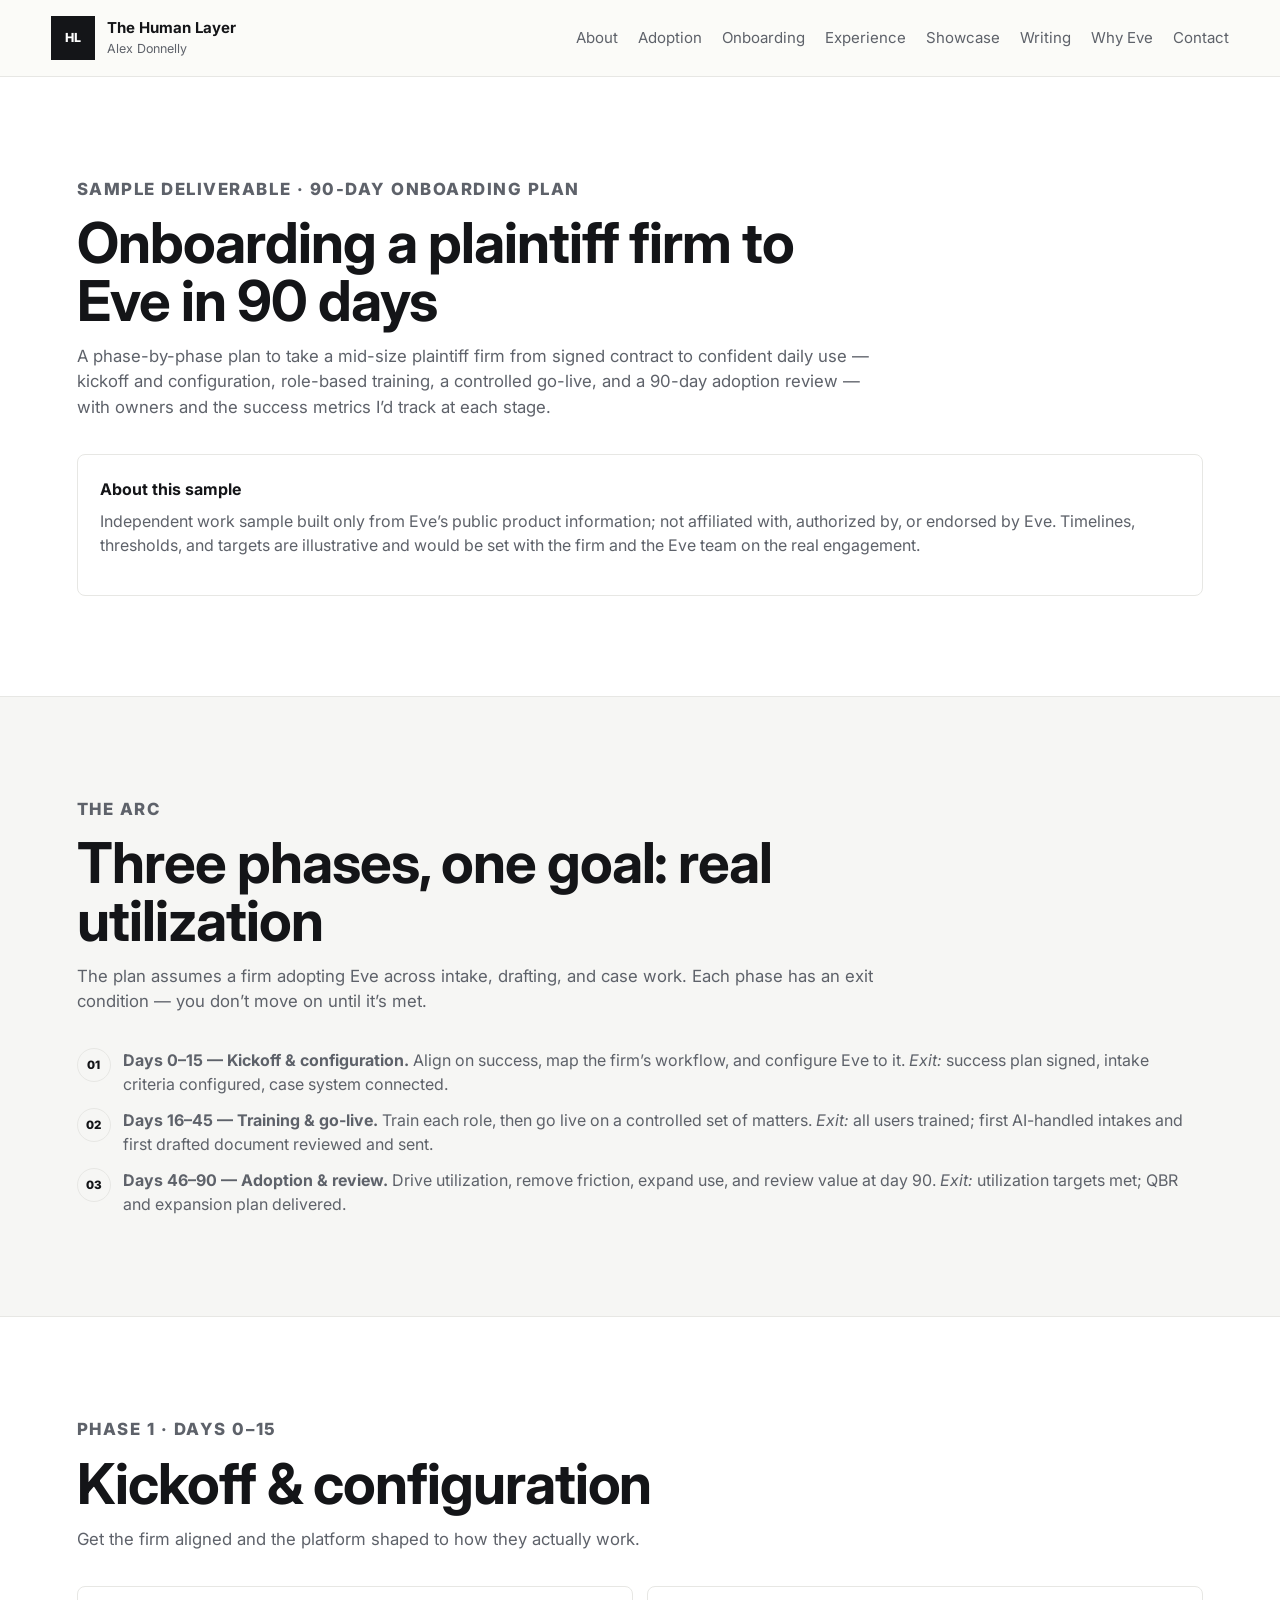
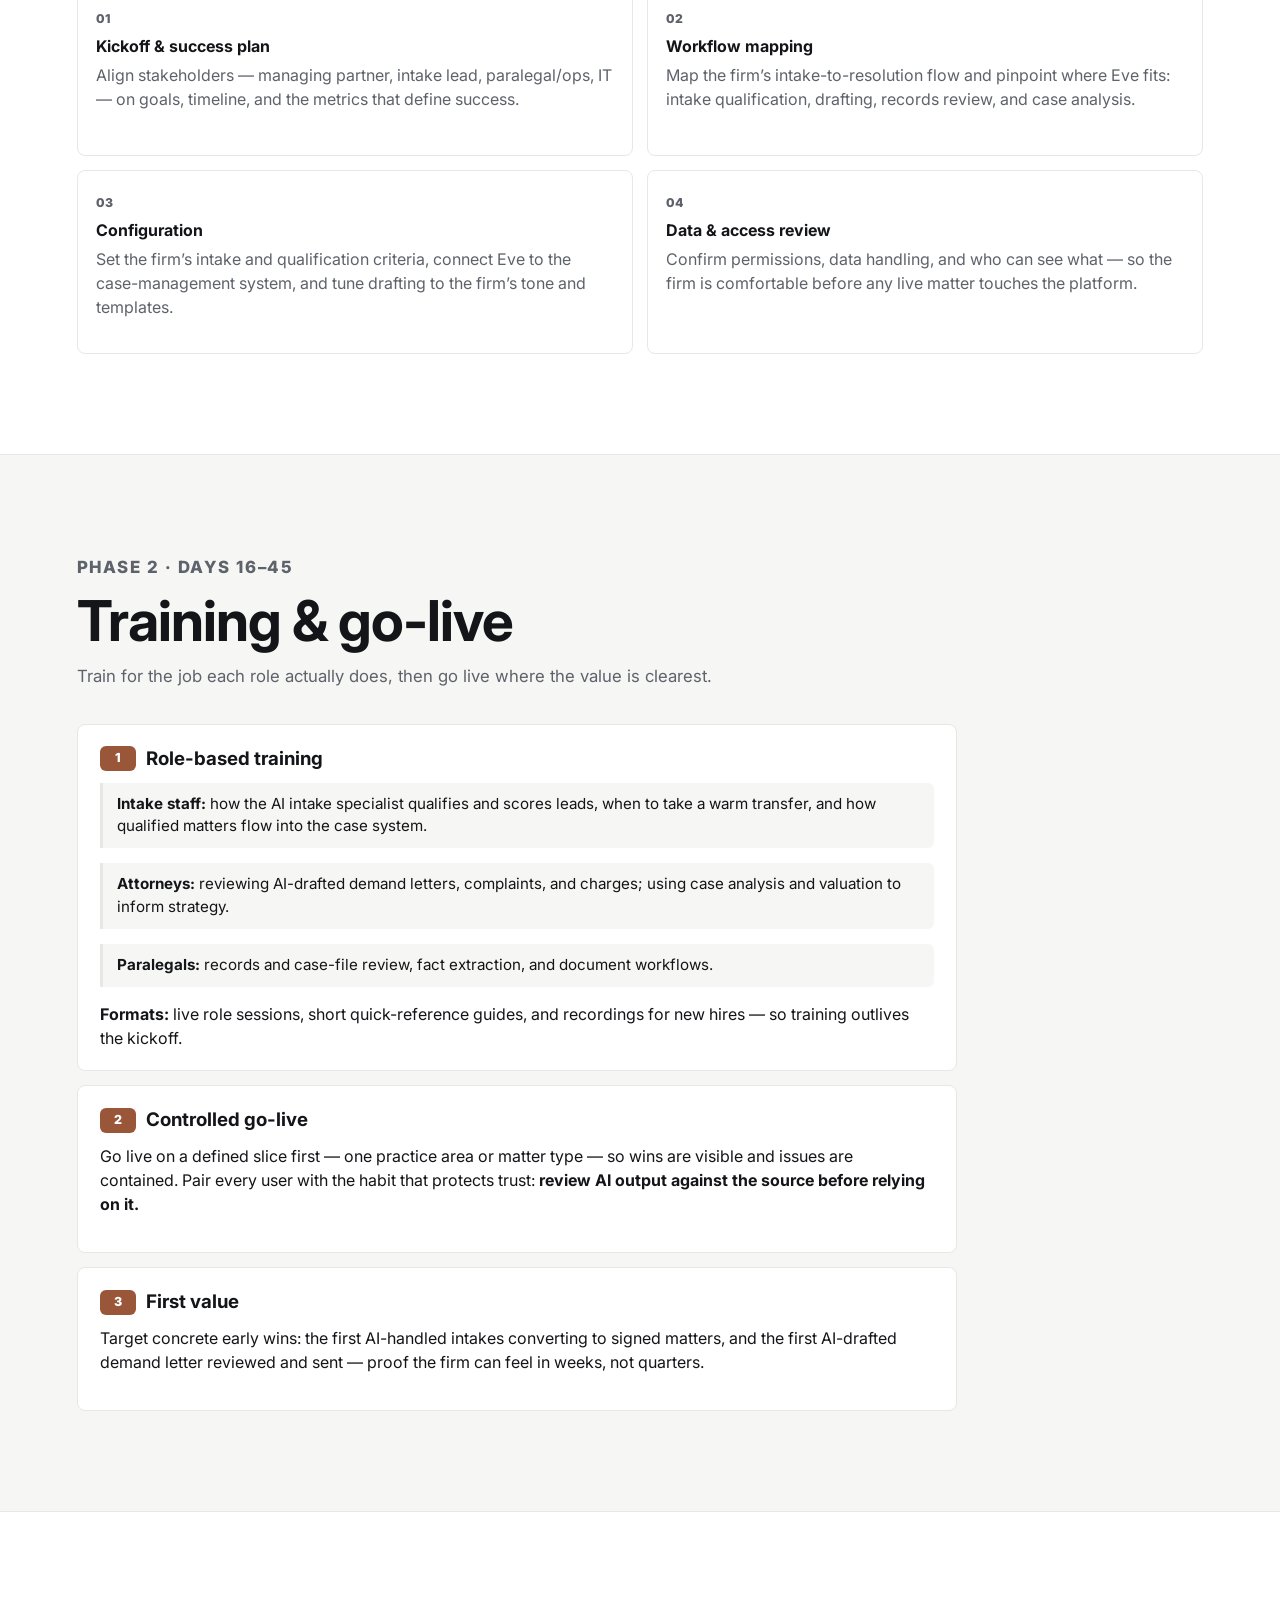
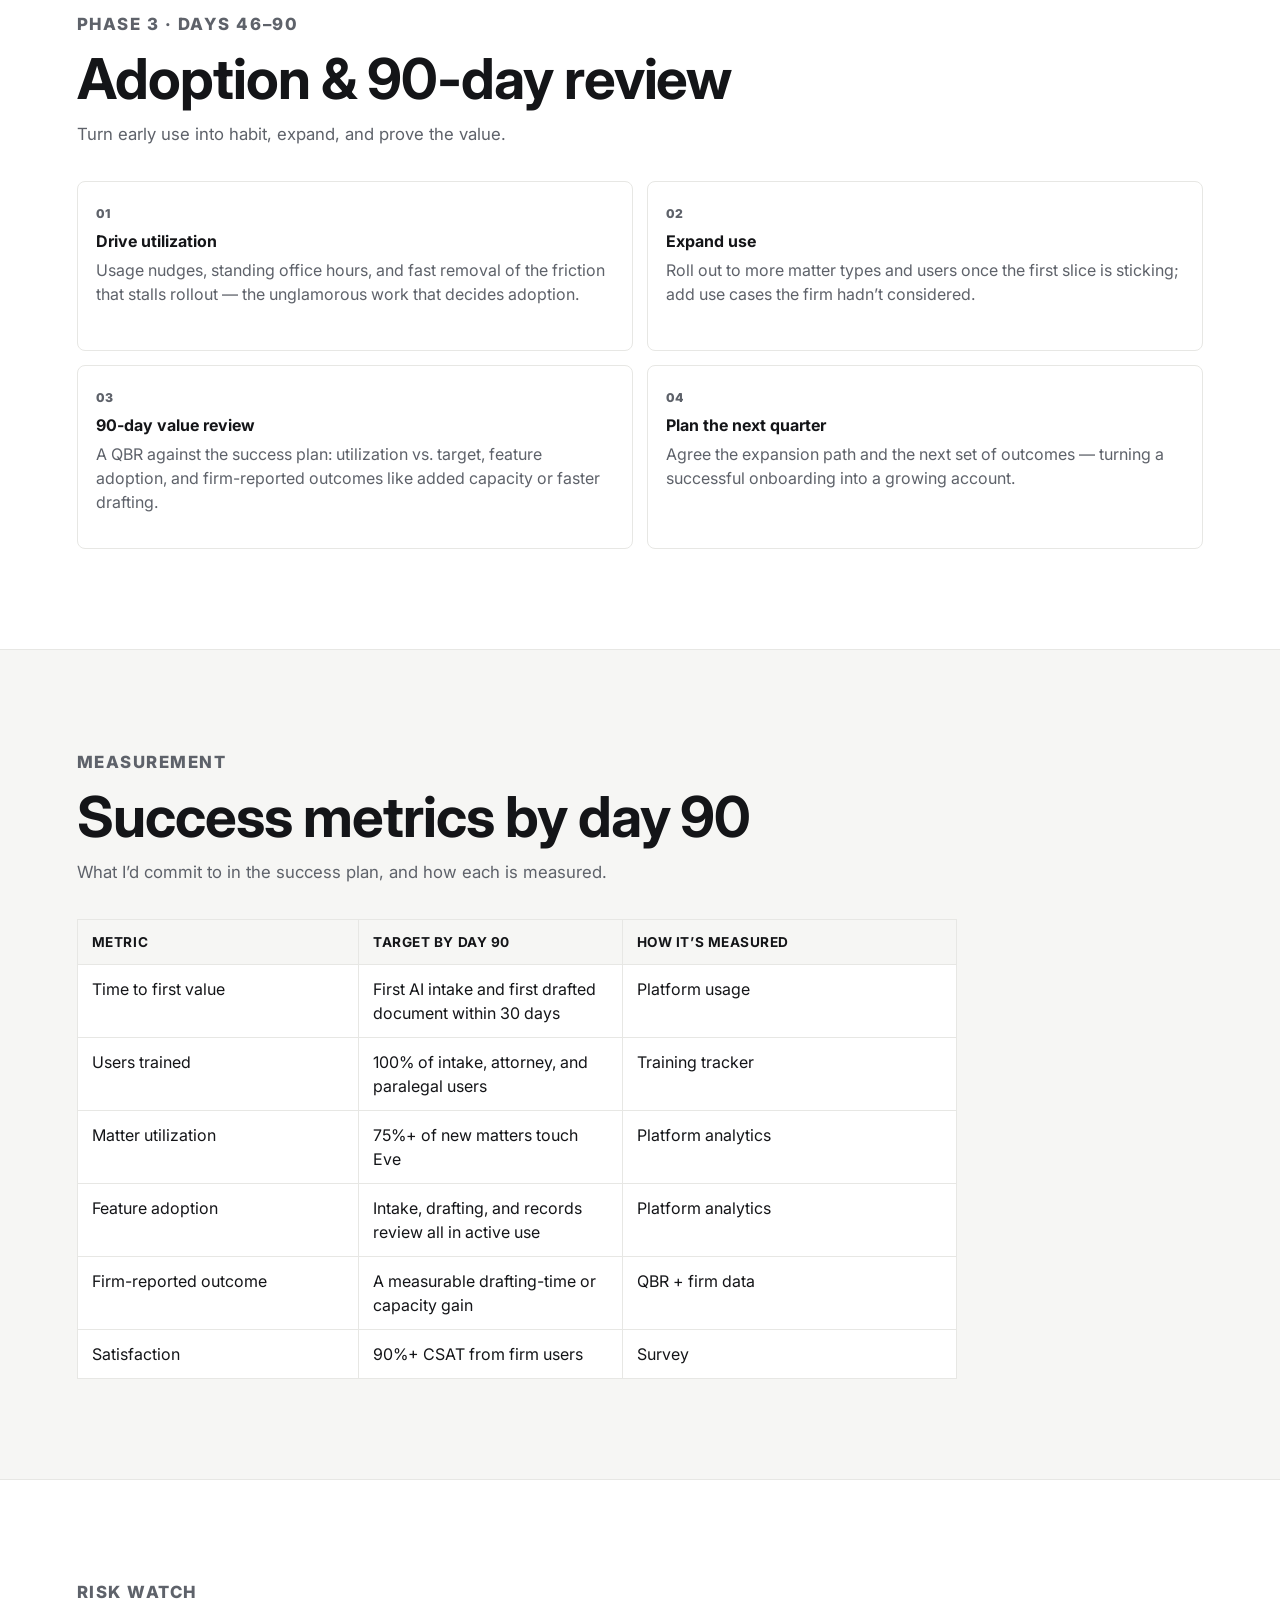
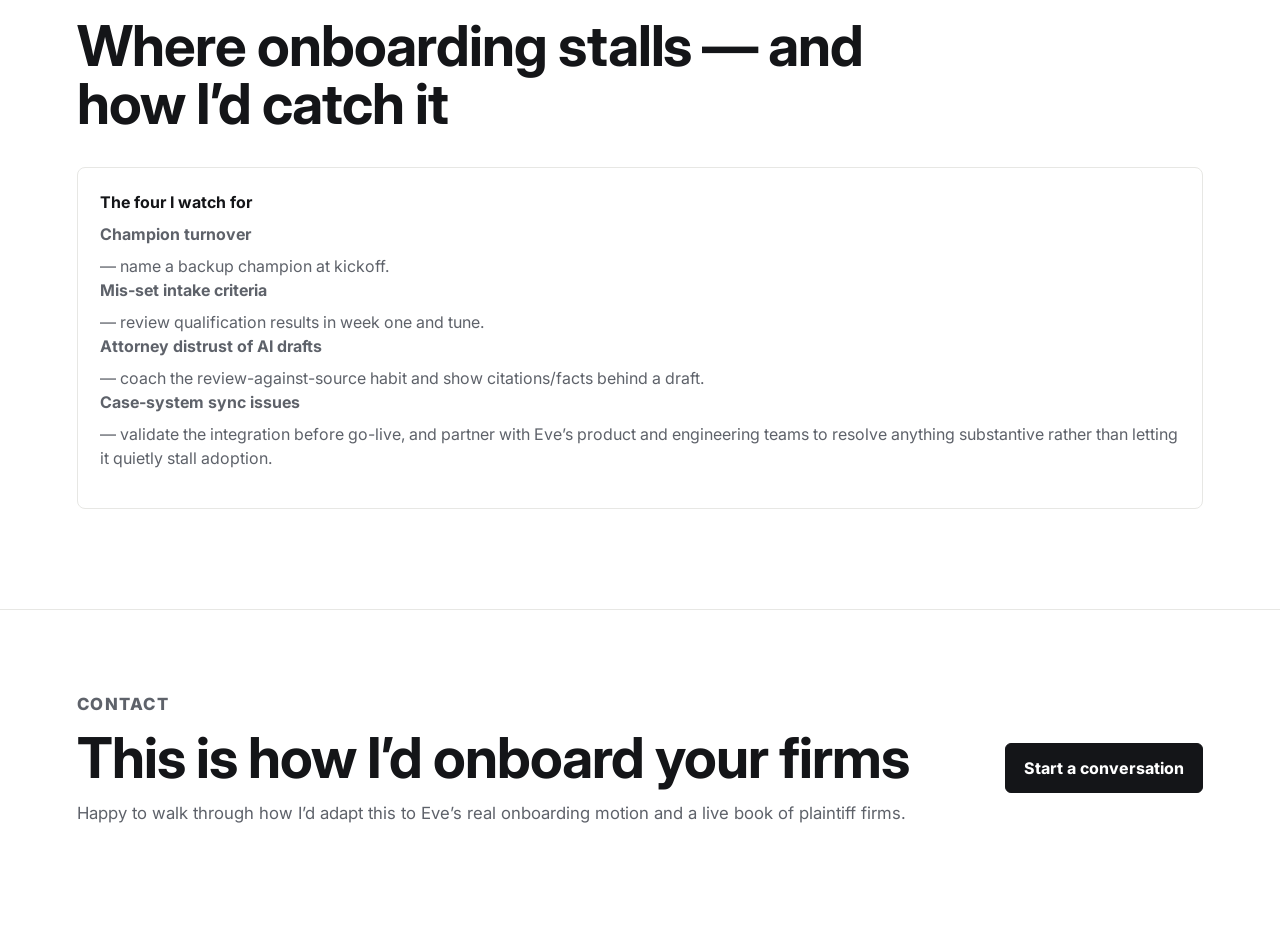
<file: onboarding-plan.html>
<!doctype html>
<html lang="en">
  <head>
    <!-- Google tag (gtag.js) -->
    <script async src="https://www.googletagmanager.com/gtag/js?id=G-5SEJFHV82K"></script>
    <script>
      window.dataLayer = window.dataLayer || [];
      function gtag(){dataLayer.push(arguments);}
      gtag('js', new Date());
      gtag('config', 'G-5SEJFHV82K');
    </script>
    <meta charset="utf-8">
    <meta name="viewport" content="width=device-width, initial-scale=1">
    <title>A 90-Day Onboarding Plan for a Plaintiff Firm | Alex Donnelly</title>
    <meta
      name="description"
      content="A sample 90-day onboarding plan for a plaintiff law firm adopting Eve: kickoff, configuration, training, go-live, and adoption review, with owners and success metrics."
    >
    <link rel="icon" href="favicon.svg" type="image/svg+xml">
    <link rel="icon" href="favicon.png" sizes="48x48">
    <link rel="apple-touch-icon" href="apple-touch-icon.png">
    <link rel="preconnect" href="https://fonts.googleapis.com">
    <link rel="preconnect" href="https://fonts.gstatic.com" crossorigin>
    <link href="https://fonts.googleapis.com/css2?family=Inter:wght@400;500;600;700;800&display=swap" rel="stylesheet">
    <link rel="stylesheet" href="styles.css?v=4">
  </head>
  <body>
    <header class="site-header">
      <a class="brand" href="index.html" aria-label="The Human Layer home">
        <span class="brand-mark" aria-hidden="true">HL</span>
        <span>
          <strong>The Human Layer</strong>
          <small>Alex Donnelly</small>
        </span>
      </a>
      <nav class="nav" aria-label="Primary navigation">
        <a href="index.html#about">About</a>
        <a href="index.html#adoption">Adoption</a>
        <a href="index.html#onboarding">Onboarding</a>
        <a href="index.html#experience">Experience</a>
        <a href="index.html#showcase">Showcase</a>
        <a href="index.html#takeaways">Writing</a>
        <a href="index.html#why">Why Eve</a>
        <a href="index.html#contact">Contact</a>
      </nav>
    </header>

    <main id="top">
      <section class="section">
        <div class="section-heading">
          <p class="eyebrow">Sample deliverable &middot; 90-day onboarding plan</p>
          <h2>Onboarding a plaintiff firm to Eve in 90 days</h2>
          <p>
            A phase-by-phase plan to take a mid-size plaintiff firm from signed contract to confident daily
            use &mdash; kickoff and configuration, role-based training, a controlled go-live, and a 90-day
            adoption review &mdash; with owners and the success metrics I&rsquo;d track at each stage.
          </p>
        </div>

        <div class="project-preview" role="note">
          <strong>About this sample</strong>
          <p>
            Independent work sample built only from Eve&rsquo;s public product information; not affiliated
            with, authorized by, or endorsed by Eve. Timelines, thresholds, and targets are illustrative and
            would be set with the firm and the Eve team on the real engagement.
          </p>
        </div>
      </section>

      <section class="section muted">
        <div class="section-heading">
          <p class="eyebrow">The arc</p>
          <h2>Three phases, one goal: real utilization</h2>
          <p>
            The plan assumes a firm adopting Eve across intake, drafting, and case work. Each phase has an
            exit condition &mdash; you don&rsquo;t move on until it&rsquo;s met.
          </p>
        </div>
        <ol class="timeline">
          <li><strong>Days 0&ndash;15 &mdash; Kickoff &amp; configuration.</strong> Align on success,
          map the firm&rsquo;s workflow, and configure Eve to it. <em>Exit:</em> success plan signed, intake
          criteria configured, case system connected.</li>
          <li><strong>Days 16&ndash;45 &mdash; Training &amp; go-live.</strong> Train each role, then go
          live on a controlled set of matters. <em>Exit:</em> all users trained; first AI-handled intakes and
          first drafted document reviewed and sent.</li>
          <li><strong>Days 46&ndash;90 &mdash; Adoption &amp; review.</strong> Drive utilization, remove
          friction, expand use, and review value at day 90. <em>Exit:</em> utilization targets met; QBR and
          expansion plan delivered.</li>
        </ol>
      </section>

      <section class="section">
        <div class="section-heading">
          <p class="eyebrow">Phase 1 &middot; Days 0&ndash;15</p>
          <h2>Kickoff &amp; configuration</h2>
          <p>Get the firm aligned and the platform shaped to how they actually work.</p>
        </div>
        <div class="enablement-cards">
          <article>
            <span>01</span>
            <h4>Kickoff &amp; success plan</h4>
            <p>Align stakeholders &mdash; managing partner, intake lead, paralegal/ops, IT &mdash; on
            goals, timeline, and the metrics that define success.</p>
          </article>
          <article>
            <span>02</span>
            <h4>Workflow mapping</h4>
            <p>Map the firm&rsquo;s intake-to-resolution flow and pinpoint where Eve fits: intake
            qualification, drafting, records review, and case analysis.</p>
          </article>
          <article>
            <span>03</span>
            <h4>Configuration</h4>
            <p>Set the firm&rsquo;s intake and qualification criteria, connect Eve to the case-management
            system, and tune drafting to the firm&rsquo;s tone and templates.</p>
          </article>
          <article>
            <span>04</span>
            <h4>Data &amp; access review</h4>
            <p>Confirm permissions, data handling, and who can see what &mdash; so the firm is comfortable
            before any live matter touches the platform.</p>
          </article>
        </div>
      </section>

      <section class="section muted">
        <div class="section-heading">
          <p class="eyebrow">Phase 2 &middot; Days 16&ndash;45</p>
          <h2>Training &amp; go-live</h2>
          <p>Train for the job each role actually does, then go live where the value is clearest.</p>
        </div>
        <div class="findings-list">
          <article class="finding">
            <h3><span>1</span> Role-based training</h3>
            <p class="vs"><strong>Intake staff:</strong> how the AI intake specialist qualifies and scores
            leads, when to take a warm transfer, and how qualified matters flow into the case system.</p>
            <p class="vs"><strong>Attorneys:</strong> reviewing AI-drafted demand letters, complaints, and
            charges; using case analysis and valuation to inform strategy.</p>
            <p class="vs"><strong>Paralegals:</strong> records and case-file review, fact extraction, and
            document workflows.</p>
            <p class="catch"><strong>Formats:</strong> live role sessions, short quick-reference guides, and
            recordings for new hires &mdash; so training outlives the kickoff.</p>
          </article>
          <article class="finding">
            <h3><span>2</span> Controlled go-live</h3>
            <p>Go live on a defined slice first &mdash; one practice area or matter type &mdash; so wins are
            visible and issues are contained. Pair every user with the habit that protects trust:
            <strong>review AI output against the source before relying on it.</strong></p>
          </article>
          <article class="finding">
            <h3><span>3</span> First value</h3>
            <p>Target concrete early wins: the first AI-handled intakes converting to signed matters, and
            the first AI-drafted demand letter reviewed and sent &mdash; proof the firm can feel in weeks,
            not quarters.</p>
          </article>
        </div>
      </section>

      <section class="section">
        <div class="section-heading">
          <p class="eyebrow">Phase 3 &middot; Days 46&ndash;90</p>
          <h2>Adoption &amp; 90-day review</h2>
          <p>Turn early use into habit, expand, and prove the value.</p>
        </div>
        <div class="enablement-cards">
          <article>
            <span>01</span>
            <h4>Drive utilization</h4>
            <p>Usage nudges, standing office hours, and fast removal of the friction that stalls rollout
            &mdash; the unglamorous work that decides adoption.</p>
          </article>
          <article>
            <span>02</span>
            <h4>Expand use</h4>
            <p>Roll out to more matter types and users once the first slice is sticking; add use cases the
            firm hadn&rsquo;t considered.</p>
          </article>
          <article>
            <span>03</span>
            <h4>90-day value review</h4>
            <p>A QBR against the success plan: utilization vs. target, feature adoption, and firm-reported
            outcomes like added capacity or faster drafting.</p>
          </article>
          <article>
            <span>04</span>
            <h4>Plan the next quarter</h4>
            <p>Agree the expansion path and the next set of outcomes &mdash; turning a successful onboarding
            into a growing account.</p>
          </article>
        </div>
      </section>

      <section class="section muted">
        <div class="section-heading">
          <p class="eyebrow">Measurement</p>
          <h2>Success metrics by day 90</h2>
          <p>What I&rsquo;d commit to in the success plan, and how each is measured.</p>
        </div>
        <table class="rubric triage">
          <thead>
            <tr><th>Metric</th><th>Target by day 90</th><th>How it&rsquo;s measured</th></tr>
          </thead>
          <tbody>
            <tr><td>Time to first value</td><td>First AI intake and first drafted document within 30 days</td><td>Platform usage</td></tr>
            <tr><td>Users trained</td><td>100% of intake, attorney, and paralegal users</td><td>Training tracker</td></tr>
            <tr><td>Matter utilization</td><td>75%+ of new matters touch Eve</td><td>Platform analytics</td></tr>
            <tr><td>Feature adoption</td><td>Intake, drafting, and records review all in active use</td><td>Platform analytics</td></tr>
            <tr><td>Firm-reported outcome</td><td>A measurable drafting-time or capacity gain</td><td>QBR + firm data</td></tr>
            <tr><td>Satisfaction</td><td>90%+ CSAT from firm users</td><td>Survey</td></tr>
          </tbody>
        </table>
      </section>

      <section class="section">
        <div class="section-heading">
          <p class="eyebrow">Risk watch</p>
          <h2>Where onboarding stalls &mdash; and how I&rsquo;d catch it</h2>
        </div>
        <div class="project-preview" role="note">
          <strong>The four I watch for</strong>
          <p>
            <strong>Champion turnover</strong> &mdash; name a backup champion at kickoff.
            <strong>Mis-set intake criteria</strong> &mdash; review qualification results in week one and
            tune. <strong>Attorney distrust of AI drafts</strong> &mdash; coach the review-against-source
            habit and show citations/facts behind a draft. <strong>Case-system sync issues</strong> &mdash;
            validate the integration before go-live, and partner with Eve&rsquo;s product and engineering
            teams to resolve anything substantive rather than letting it quietly stall adoption.
          </p>
        </div>
      </section>

      <section class="contact-section">
        <div>
          <p class="eyebrow">Contact</p>
          <h2>This is how I&rsquo;d onboard your firms</h2>
          <p>
            Happy to walk through how I&rsquo;d adapt this to Eve&rsquo;s real onboarding motion and a live
            book of plaintiff firms.
          </p>
        </div>
        <a class="button primary" href="mailto:a.james.donnelly@gmail.com">Start a conversation</a>
      </section>
    </main>
  </body>
</html>
</file>
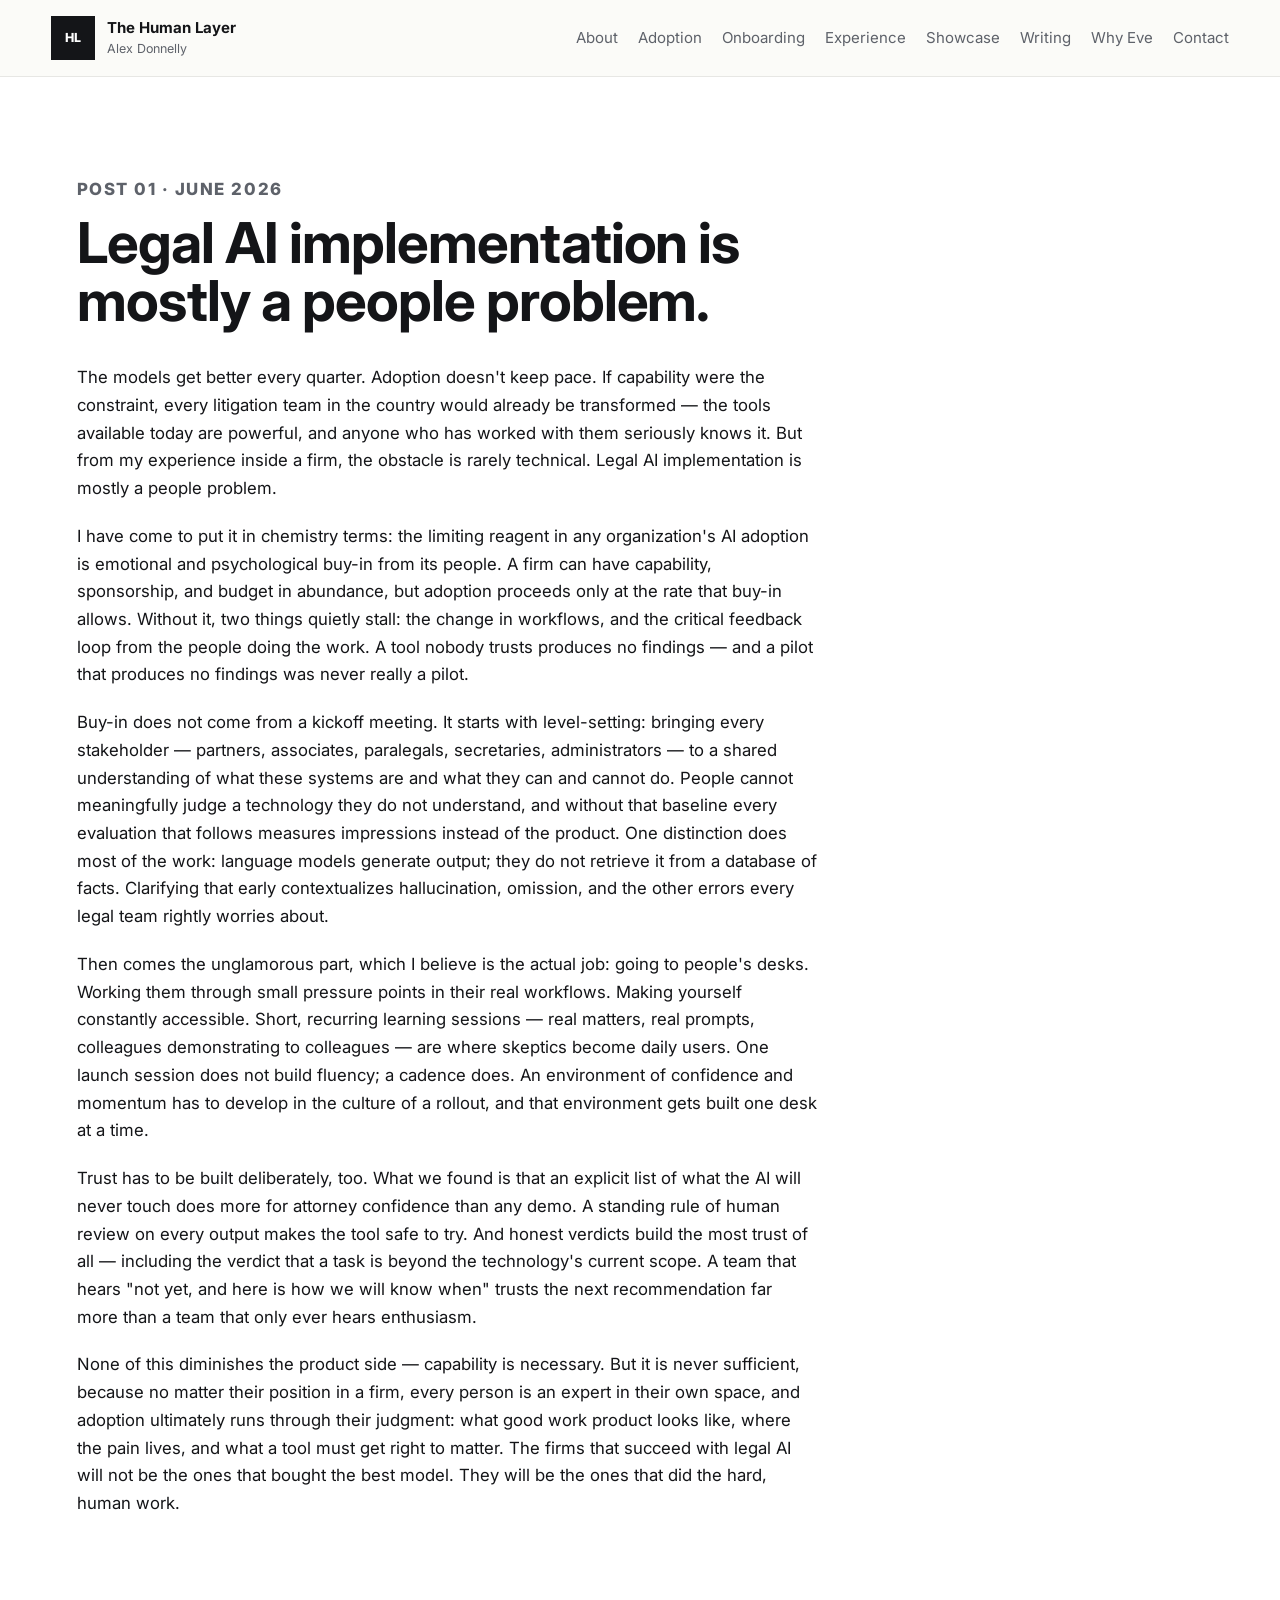
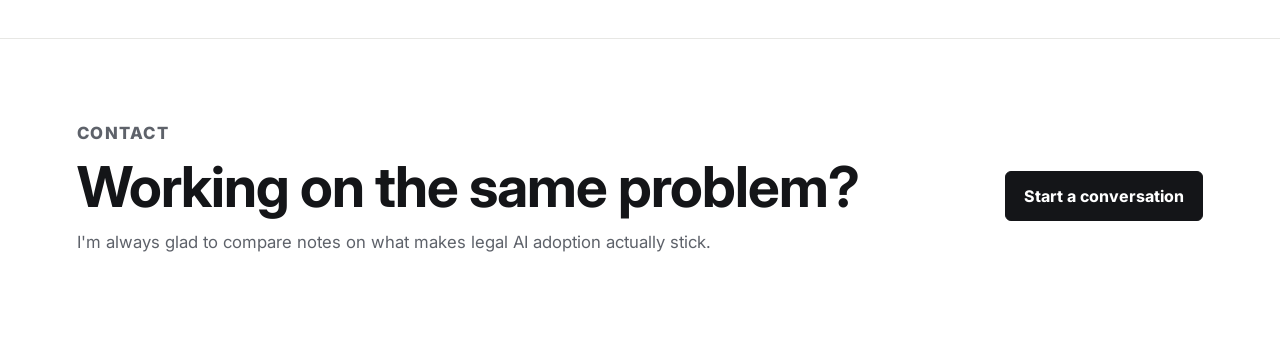
<file: people-problem.html>
<!doctype html>
<html lang="en">
  <head>
    <!-- Google tag (gtag.js) -->
    <script async src="https://www.googletagmanager.com/gtag/js?id=G-5SEJFHV82K"></script>
    <script>
      window.dataLayer = window.dataLayer || [];
      function gtag(){dataLayer.push(arguments);}
      gtag('js', new Date());
      gtag('config', 'G-5SEJFHV82K');
    </script>
    <meta charset="utf-8">
    <meta name="viewport" content="width=device-width, initial-scale=1">
    <title>Legal AI Implementation Is Mostly a People Problem | Alex Donnelly</title>
    <meta
      name="description"
      content="Why legal AI adoption depends on onboarding, trust, and workflow design as much as product capability — lessons from running enablement inside a firm."
    >
    <link rel="icon" href="favicon.svg" type="image/svg+xml">
    <link rel="icon" href="favicon.png" sizes="48x48">
    <link rel="apple-touch-icon" href="apple-touch-icon.png">
    <link rel="preconnect" href="https://fonts.googleapis.com">
    <link rel="preconnect" href="https://fonts.gstatic.com" crossorigin>
    <link href="https://fonts.googleapis.com/css2?family=Inter:wght@400;500;600;700;800&display=swap" rel="stylesheet">
    <link rel="stylesheet" href="styles.css?v=4">
  </head>
  <body>
    <header class="site-header">
      <a class="brand" href="index.html" aria-label="The Human Layer home">
        <span class="brand-mark" aria-hidden="true">HL</span>
        <span>
          <strong>The Human Layer</strong>
          <small>Alex Donnelly</small>
        </span>
      </a>

      <nav class="nav" aria-label="Primary navigation">
        <a href="index.html#about">About</a>
        <a href="index.html#adoption">Adoption</a>
        <a href="index.html#onboarding">Onboarding</a>
        <a href="index.html#experience">Experience</a>
        <a href="index.html#showcase">Showcase</a>
        <a href="index.html#takeaways">Writing</a>
        <a href="index.html#why">Why Eve</a>
        <a href="index.html#contact">Contact</a>
      </nav>
    </header>

    <main id="top">
      <section class="section">
        <div class="section-heading">
          <p class="eyebrow">Post 01 &middot; June 2026</p>
          <h2>Legal AI implementation is mostly a people problem.</h2>
        </div>

        <div class="post-body">
          <p>
            The models get better every quarter. Adoption doesn't keep pace. If capability were the
            constraint, every litigation team in the country would already be transformed — the tools
            available today are powerful, and anyone who has worked with them seriously knows it. But
            from my experience inside a firm, the obstacle is rarely technical. Legal AI implementation
            is mostly a people problem.
          </p>
          <p>
            I have come to put it in chemistry terms: the limiting reagent in any organization's AI
            adoption is emotional and psychological buy-in from its people. A firm can have capability,
            sponsorship, and budget in abundance, but adoption proceeds only at the rate that buy-in
            allows. Without it, two things quietly stall: the change in workflows, and the critical
            feedback loop from the people doing the work. A tool nobody trusts produces no findings —
            and a pilot that produces no findings was never really a pilot.
          </p>
          <p>
            Buy-in does not come from a kickoff meeting. It starts with level-setting: bringing every
            stakeholder — partners, associates, paralegals, secretaries, administrators — to a shared
            understanding of what these systems are and what they can and cannot do. People cannot
            meaningfully judge a technology they do not understand, and without that baseline every
            evaluation that follows measures impressions instead of the product. One distinction does
            most of the work: language models generate output; they do not retrieve it from a database
            of facts. Clarifying that early contextualizes hallucination, omission, and the other errors
            every legal team rightly worries about.
          </p>
          <p>
            Then comes the unglamorous part, which I believe is the actual job: going to people's desks.
            Working them through small pressure points in their real workflows. Making yourself
            constantly accessible. Short, recurring learning sessions — real matters, real prompts,
            colleagues demonstrating to colleagues — are where skeptics become daily users. One launch
            session does not build fluency; a cadence does. An environment of confidence and momentum
            has to develop in the culture of a rollout, and that environment gets built one desk at a
            time.
          </p>
          <p>
            Trust has to be built deliberately, too. What we found is that an explicit list of what the
            AI will never touch does more for attorney confidence than any demo. A standing rule of
            human review on every output makes the tool safe to try. And honest verdicts build the most
            trust of all — including the verdict that a task is beyond the technology's current scope.
            A team that hears "not yet, and here is how we will know when" trusts the next
            recommendation far more than a team that only ever hears enthusiasm.
          </p>
          <p>
            None of this diminishes the product side — capability is necessary. But it is never
            sufficient, because no matter their position in a firm, every person is an expert in their
            own space, and adoption ultimately runs through their judgment: what good work product looks
            like, where the pain lives, and what a tool must get right to matter. The firms that succeed
            with legal AI will not be the ones that bought the best model. They will be the ones that
            did the hard, human work.
          </p>
        </div>
      </section>

      <section class="contact-section">
        <div>
          <p class="eyebrow">Contact</p>
          <h2>Working on the same problem?</h2>
          <p>
            I'm always glad to compare notes on what makes legal AI adoption actually stick.
          </p>
        </div>
        <a class="button primary" href="mailto:a.james.donnelly@gmail.com">Start a conversation</a>
      </section>
    </main>
  </body>
</html>
</file>
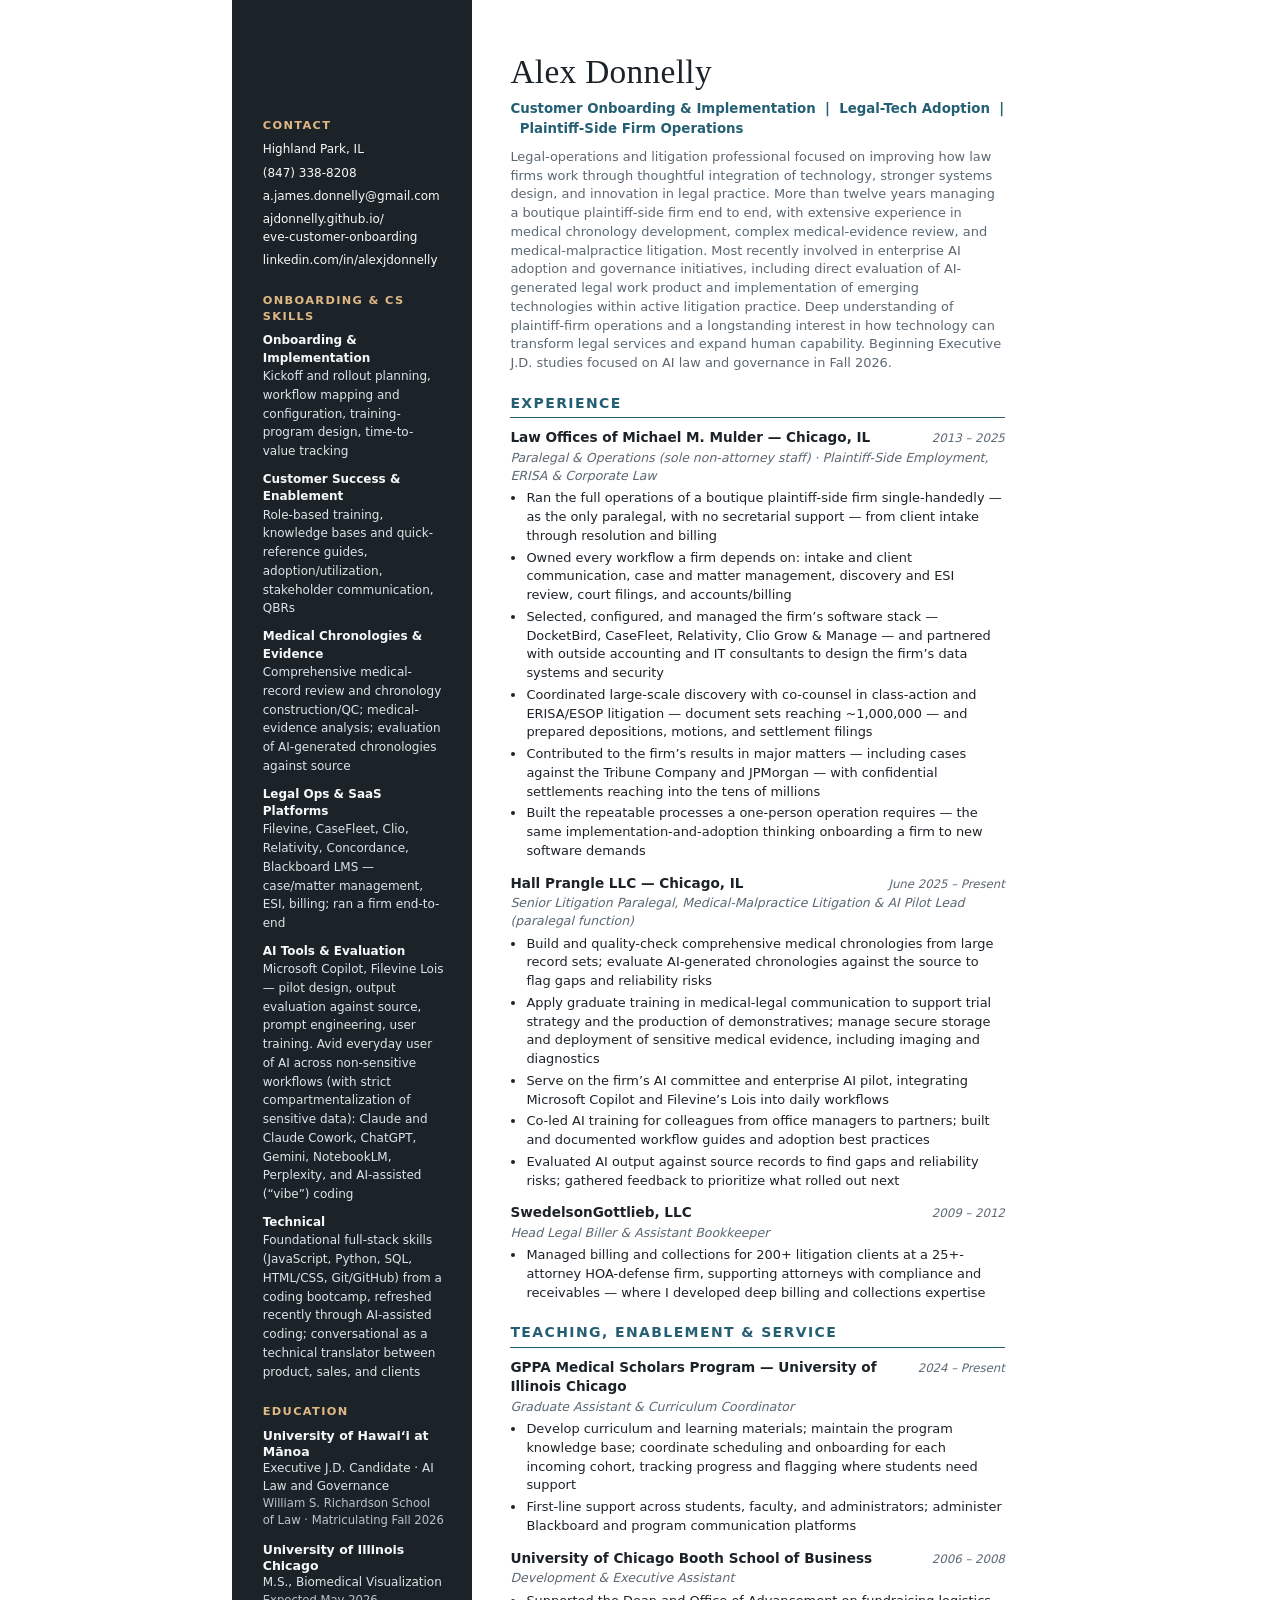
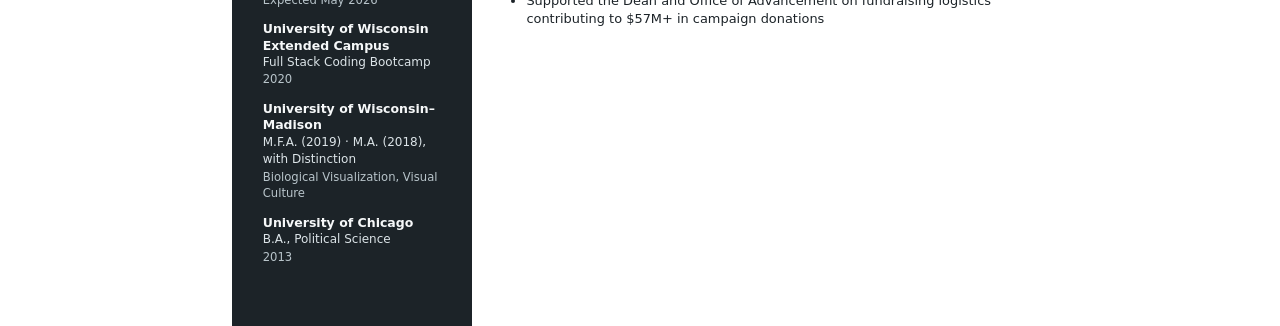
<file: resume.html>
<!doctype html>
<html lang="en">
<head>
    <!-- Google tag (gtag.js) -->
    <script async src="https://www.googletagmanager.com/gtag/js?id=G-5SEJFHV82K"></script>
    <script>
      window.dataLayer = window.dataLayer || [];
      function gtag(){dataLayer.push(arguments);}
      gtag('js', new Date());
      gtag('config', 'G-5SEJFHV82K');
    </script>
<meta charset="utf-8">
<meta name="viewport" content="width=device-width, initial-scale=1">
<title>Alex Donnelly — Resume</title>
<style>
  :root {
    --ink: #1c2328;
    --muted: #5b6872;
    --line: #d9e1e5;
    --paper: #ffffff;
    --blue: #245f73;
    --rust: #8d453a;
    --sidebar-w: 2.5in;
  }
  * { box-sizing: border-box; }
  html, body {
    margin: 0; padding: 0; background: transparent; color: var(--ink);
    font-family: Inter, ui-sans-serif, system-ui, -apple-system, "Segoe UI", Arial, sans-serif;
    font-size: 9.7pt; line-height: 1.45;
  }
  @media print {
    body::before { content: ""; position: fixed; top: 0; bottom: 0; left: 0; width: var(--sidebar-w); background: var(--ink); z-index: -1; }
  }
  .page { display: grid; grid-template-columns: var(--sidebar-w) 1fr; max-width: 8.5in; margin: 0 auto; }
  .sidebar { color: #f6f8f9; background: var(--ink); padding: 0.55in 0.28in 0.4in 0.32in; }
  .main { background: var(--paper); }
  .sidebar h2 { margin: 0 0 8px; font-size: 8.5pt; font-weight: 800; letter-spacing: 0.12em; text-transform: uppercase; color: #e0b886; }
  .sidebar section { margin-bottom: 22px; }
  .sidebar p { margin: 0 0 7px; }
  .contact p { margin: 0 0 6px; font-size: 9pt; word-break: break-word; }
  .contact a { color: inherit; text-decoration: none; }
  .edu-item { margin-bottom: 13px; }
  .edu-item strong { display: block; font-size: 9.4pt; line-height: 1.3; }
  .edu-item em { display: block; font-style: normal; color: #dce4e8; font-size: 9pt; }
  .edu-item span { display: block; color: #b8c4ca; font-size: 8.7pt; }
  .skill-group { margin-bottom: 10px; }
  .skill-group strong { display: block; font-size: 9pt; }
  .skill-group span { color: #dce4e8; font-size: 9pt; }
  .main { padding: 0.5in 0.45in 0.4in 0.4in; }
  .name-block { margin-bottom: 14px; }
  h1 { margin: 0; font-family: Georgia, "Times New Roman", serif; font-weight: 500; font-size: 25pt; letter-spacing: 0.01em; }
  .title-line { margin: 3px 0 0; color: var(--blue); font-size: 10.0pt; font-weight: 700; }
  .summary { margin: 10px 0 0; color: var(--muted); font-size: 9.7pt; }
  .main h2 { margin: 20px 0 10px; padding-bottom: 4px; border-bottom: 1.5px solid var(--blue); font-size: 10.5pt; font-weight: 800; letter-spacing: 0.1em; text-transform: uppercase; color: var(--blue); }
  .job { margin-bottom: 13px; }
  .job-head { display: flex; justify-content: space-between; align-items: baseline; gap: 12px; }
  .job-head strong { font-size: 10.2pt; }
  .job-head .dates { color: var(--muted); font-size: 8.8pt; white-space: nowrap; font-style: italic; }
  .role { margin: 1px 0 4px; color: var(--muted); font-style: italic; font-size: 9.4pt; }
  ul { margin: 4px 0 0; padding-left: 16px; }
  li { margin-bottom: 3px; }
  .avoid-break { break-inside: avoid; }
  @page { size: letter; margin: 0.5in;
    @bottom-left { content: "Alex Donnelly \2014 Resume"; font-family: Inter, Arial, sans-serif; font-size: 7.5pt; color: #8a969c; }
    @bottom-right { content: "Page " counter(page) " of " counter(pages); font-family: Inter, Arial, sans-serif; font-size: 7.5pt; color: #8a969c; }
  }
  @media print {
    html, body { -webkit-print-color-adjust: exact; print-color-adjust: exact; }
    .page { max-width: none; }
    .sidebar { padding: 0.3in 0.24in; }
    .main { padding: 0.28in 0 0.2in 0.38in; }
    .contact { margin-top: 0 !important; }
    .main h2 { break-after: avoid; }
    p, li { orphans: 3; widows: 3; }
    .sidebar section { break-inside: avoid; }
  }
</style>
</head>
<body>
  <div class="page">
    <aside class="sidebar">
      <section class="contact" style="margin-top: 64px;">
        <h2>Contact</h2>
        <p>Highland Park, IL</p>
        <p>(847) 338-8208</p>
        <p><a href="mailto:a.james.donnelly@gmail.com">a.james.donnelly@gmail.com</a></p>
        <p><a href="https://ajdonnelly.github.io/eve-customer-onboarding/">ajdonnelly.github.io/<br>eve-customer-onboarding</a></p>
        <p><a href="https://www.linkedin.com/in/alexjdonnelly">linkedin.com/in/alexjdonnelly</a></p>
      </section>

      <section>
        <h2>Onboarding &amp; CS Skills</h2>
        <div class="skill-group">
          <strong>Onboarding &amp; Implementation</strong>
          <span>Kickoff and rollout planning, workflow mapping and configuration, training-program design, time-to-value tracking</span>
        </div>
        <div class="skill-group">
          <strong>Customer Success &amp; Enablement</strong>
          <span>Role-based training, knowledge bases and quick-reference guides, adoption/utilization, stakeholder communication, QBRs</span>
        </div>
        <div class="skill-group">
          <strong>Medical Chronologies &amp; Evidence</strong>
          <span>Comprehensive medical-record review and chronology construction/QC; medical-evidence analysis; evaluation of AI-generated chronologies against source</span>
        </div>
        <div class="skill-group">
          <strong>Legal Ops &amp; SaaS Platforms</strong>
          <span>Filevine, CaseFleet, Clio, Relativity, Concordance, Blackboard LMS &mdash; case/matter management, ESI, billing; ran a firm end-to-end</span>
        </div>
        <div class="skill-group">
          <strong>AI Tools &amp; Evaluation</strong>
          <span>Microsoft Copilot, Filevine Lois &mdash; pilot design, output evaluation against source, prompt engineering, user training. Avid everyday user of AI across non-sensitive workflows (with strict compartmentalization of sensitive data): Claude and Claude Cowork, ChatGPT, Gemini, NotebookLM, Perplexity, and AI-assisted (&ldquo;vibe&rdquo;) coding</span>
        </div>
        <div class="skill-group">
          <strong>Technical</strong>
          <span>Foundational full-stack skills (JavaScript, Python, SQL, HTML/CSS, Git/GitHub) from a coding bootcamp, refreshed recently through AI-assisted coding; conversational as a technical translator between product, sales, and clients</span>
        </div>
      </section>

      <section>
        <h2>Education</h2>
        <div class="edu-item">
          <strong>University of Hawai&#x2bb;i at M&#x101;noa</strong>
          <em>Executive J.D. Candidate &middot; AI Law and Governance</em>
          <span>William S. Richardson School of Law &middot; Matriculating Fall 2026</span>
        </div>
        <div class="edu-item">
          <strong>University of Illinois Chicago</strong>
          <em>M.S., Biomedical Visualization</em>
          <span>Expected May 2026</span>
        </div>
        <div class="edu-item">
          <strong>University of Wisconsin Extended Campus</strong>
          <em>Full Stack Coding Bootcamp</em>
          <span>2020</span>
        </div>
        <div class="edu-item">
          <strong>University of Wisconsin&ndash;Madison</strong>
          <em>M.F.A. (2019) &middot; M.A. (2018), with Distinction</em>
          <span>Biological Visualization, Visual Culture</span>
        </div>
        <div class="edu-item">
          <strong>University of Chicago</strong>
          <em>B.A., Political Science</em>
          <span>2013</span>
        </div>
      </section>
    </aside>

    <main class="main">
      <div class="name-block">
        <h1>Alex Donnelly</h1>
        <p class="title-line">Customer Onboarding &amp; Implementation &nbsp;|&nbsp; Legal-Tech Adoption &nbsp;|&nbsp; Plaintiff-Side Firm Operations</p>
        <p class="summary">
          Legal-operations and litigation professional focused on improving how law firms work through
          thoughtful integration of technology, stronger systems design, and innovation in legal practice.
          More than twelve years managing a boutique plaintiff-side firm end to end, with extensive
          experience in medical chronology development, complex medical-evidence review, and
          medical-malpractice litigation. Most recently involved in enterprise AI adoption and governance
          initiatives, including direct evaluation of AI-generated legal work product and implementation of
          emerging technologies within active litigation practice. Deep understanding of plaintiff-firm
          operations and a longstanding interest in how technology can transform legal services and expand
          human capability. Beginning Executive J.D. studies focused on AI law and governance in Fall 2026.
        </p>
      </div>

      <h2>Experience</h2>

      <div class="job avoid-break">
        <div class="job-head">
          <strong>Law Offices of Michael M. Mulder &mdash; Chicago, IL</strong>
          <span class="dates">2013 &ndash; 2025</span>
        </div>
        <p class="role">Paralegal &amp; Operations (sole non-attorney staff) &middot; Plaintiff-Side Employment, ERISA &amp; Corporate Law</p>
        <ul>
          <li>Ran the full operations of a boutique plaintiff-side firm single-handedly &mdash; as the only
          paralegal, with no secretarial support &mdash; from client intake through resolution and billing</li>
          <li>Owned every workflow a firm depends on: intake and client communication, case and matter
          management, discovery and ESI review, court filings, and accounts/billing</li>
          <li>Selected, configured, and managed the firm&rsquo;s software stack &mdash; DocketBird, CaseFleet,
          Relativity, Clio Grow &amp; Manage &mdash; and partnered with outside accounting and IT consultants
          to design the firm&rsquo;s data systems and security</li>
          <li>Coordinated large-scale discovery with co-counsel in class-action and ERISA/ESOP litigation
          &mdash; document sets reaching ~1,000,000 &mdash; and prepared depositions, motions, and settlement
          filings</li>
          <li>Contributed to the firm&rsquo;s results in major matters &mdash; including cases against the
          Tribune Company and JPMorgan &mdash; with confidential settlements reaching into the tens of
          millions</li>
          <li>Built the repeatable processes a one-person operation requires &mdash; the same
          implementation-and-adoption thinking onboarding a firm to new software demands</li>
        </ul>
      </div>

      <div class="job avoid-break">
        <div class="job-head">
          <strong>Hall Prangle LLC &mdash; Chicago, IL</strong>
          <span class="dates">June 2025 &ndash; Present</span>
        </div>
        <p class="role">Senior Litigation Paralegal, Medical-Malpractice Litigation &amp; AI Pilot Lead (paralegal function)</p>
        <ul>
          <li>Build and quality-check comprehensive medical chronologies from large record sets; evaluate
          AI-generated chronologies against the source to flag gaps and reliability risks</li>
          <li>Apply graduate training in medical-legal communication to support trial strategy and the
          production of demonstratives; manage secure storage and deployment of sensitive medical evidence,
          including imaging and diagnostics</li>
          <li>Serve on the firm&rsquo;s AI committee and enterprise AI pilot, integrating Microsoft Copilot
          and Filevine&rsquo;s Lois into daily workflows</li>
          <li>Co-led AI training for colleagues from office managers to partners; built and documented
          workflow guides and adoption best practices</li>
          <li>Evaluated AI output against source records to find gaps and reliability risks; gathered
          feedback to prioritize what rolled out next</li>
        </ul>
      </div>

      <div class="job avoid-break">
        <div class="job-head">
          <strong>SwedelsonGottlieb, LLC</strong>
          <span class="dates">2009 &ndash; 2012</span>
        </div>
        <p class="role">Head Legal Biller &amp; Assistant Bookkeeper</p>
        <ul>
          <li>Managed billing and collections for 200+ litigation clients at a 25+-attorney HOA-defense firm,
          supporting attorneys with compliance and receivables &mdash; where I developed deep billing and
          collections expertise</li>
        </ul>
      </div>

      <h2>Teaching, Enablement &amp; Service</h2>

      <div class="job avoid-break">
        <div class="job-head">
          <strong>GPPA Medical Scholars Program &mdash; University of Illinois Chicago</strong>
          <span class="dates">2024 &ndash; Present</span>
        </div>
        <p class="role">Graduate Assistant &amp; Curriculum Coordinator</p>
        <ul>
          <li>Develop curriculum and learning materials; maintain the program knowledge base; coordinate
          scheduling and onboarding for each incoming cohort, tracking progress and flagging where students
          need support</li>
          <li>First-line support across students, faculty, and administrators; administer Blackboard and
          program communication platforms</li>
        </ul>
      </div>

      <div class="job avoid-break">
        <div class="job-head">
          <strong>University of Chicago Booth School of Business</strong>
          <span class="dates">2006 &ndash; 2008</span>
        </div>
        <p class="role">Development &amp; Executive Assistant</p>
        <ul>
          <li>Supported the Dean and Office of Advancement on fundraising logistics contributing to $57M+ in
          campaign donations</li>
        </ul>
      </div>
    </main>
  </div>
</body>
</html>
</file>
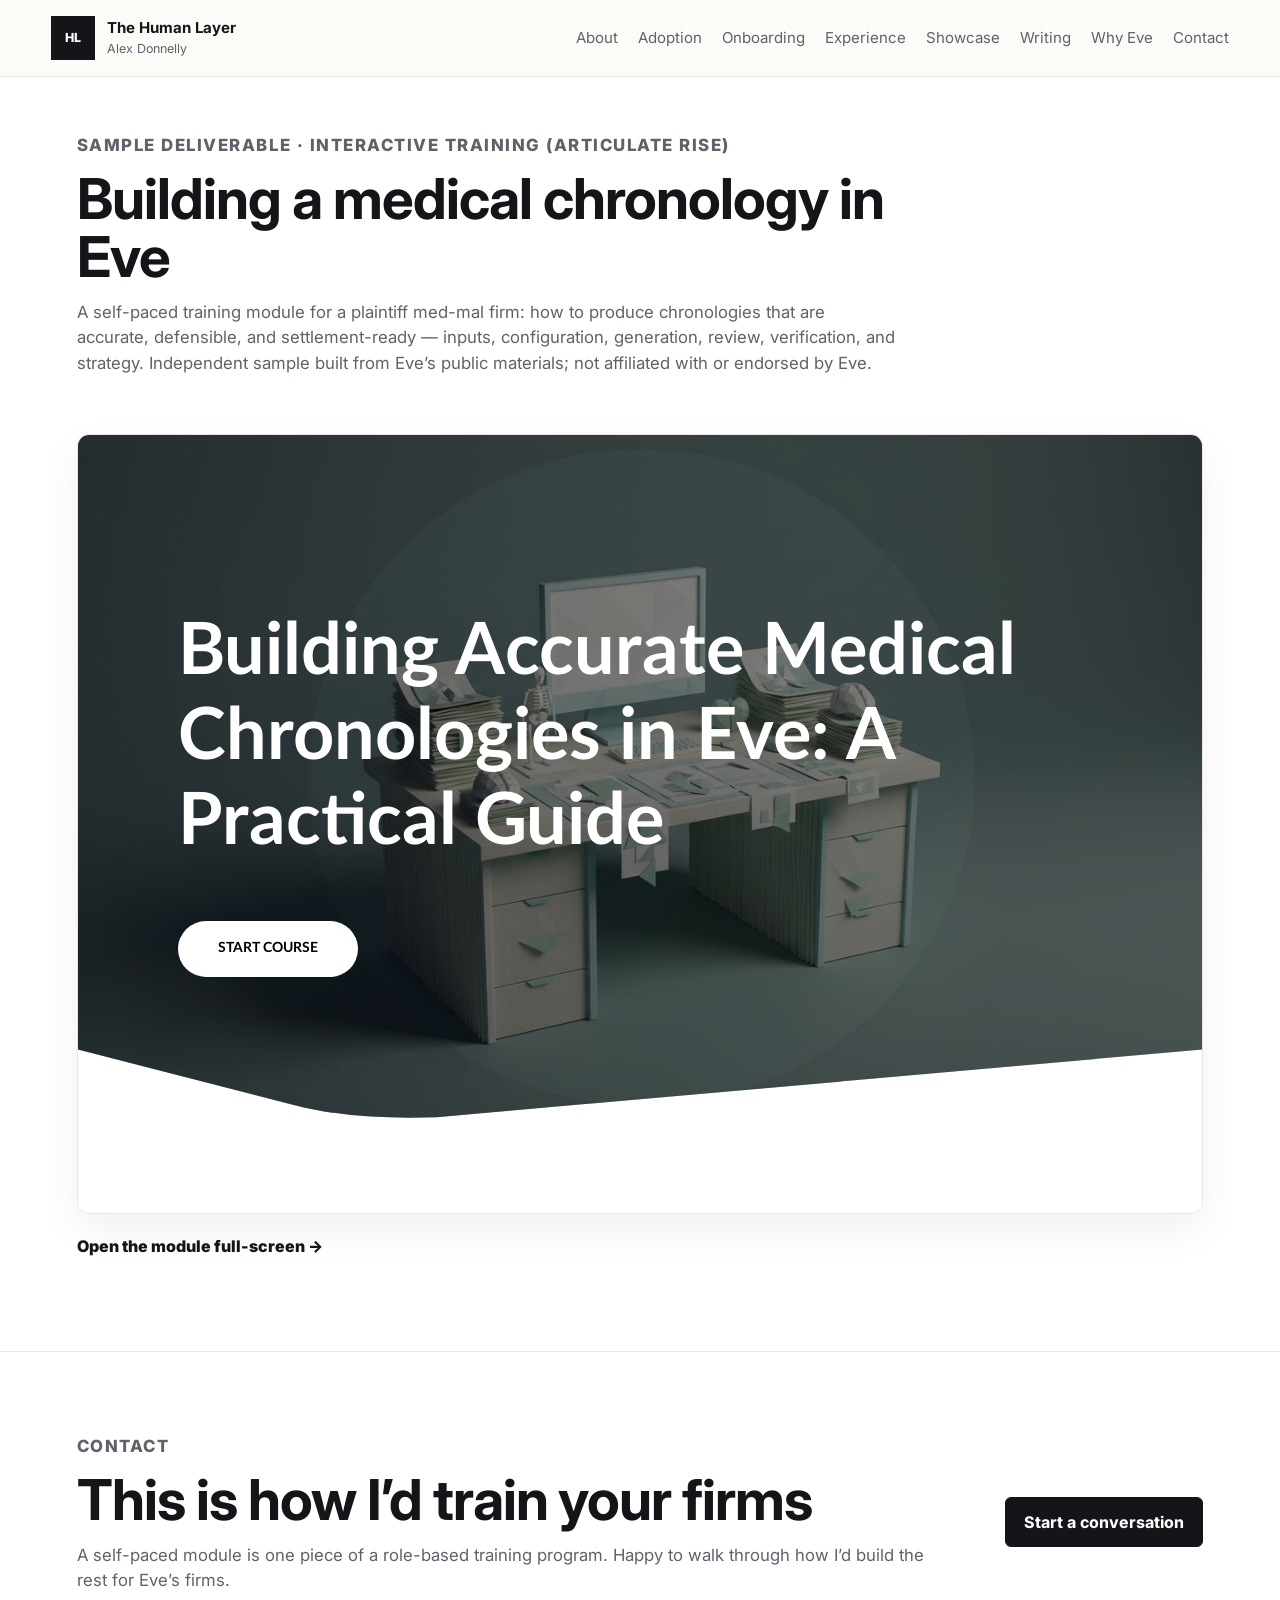
<file: rise-module.html>
<!doctype html>
<html lang="en">
  <head>
    <!-- Google tag (gtag.js) -->
    <script async src="https://www.googletagmanager.com/gtag/js?id=G-5SEJFHV82K"></script>
    <script>
      window.dataLayer = window.dataLayer || [];
      function gtag(){dataLayer.push(arguments);}
      gtag('js', new Date());
      gtag('config', 'G-5SEJFHV82K');
    </script>
    <meta charset="utf-8">
    <meta name="viewport" content="width=device-width, initial-scale=1">
    <title>Interactive Module: Building a Medical Chronology in Eve | Alex Donnelly</title>
    <meta
      name="description"
      content="An interactive training module (Articulate Rise) on building accurate, defensible, settlement-ready medical chronologies in Eve."
    >
    <link rel="icon" href="favicon.svg" type="image/svg+xml">
    <link rel="icon" href="favicon.png" sizes="48x48">
    <link rel="apple-touch-icon" href="apple-touch-icon.png">
    <link rel="preconnect" href="https://fonts.googleapis.com">
    <link rel="preconnect" href="https://fonts.gstatic.com" crossorigin>
    <link href="https://fonts.googleapis.com/css2?family=Inter:wght@400;500;600;700;800&display=swap" rel="stylesheet">
    <link rel="stylesheet" href="styles.css?v=4">
    <style>
      .course-intro { padding: clamp(32px, 5vw, 56px) clamp(18px, 6vw, 80px) 8px; }
      .course-frame-wrap { padding: 16px clamp(18px, 6vw, 80px) clamp(40px, 6vw, 80px); }
      .course-frame {
        width: 100%;
        height: calc(100svh - 120px);
        min-height: 560px;
        border: 1px solid var(--line);
        border-radius: 12px;
        box-shadow: var(--shadow);
        background: var(--white);
      }
      .course-fallback {
        display: grid; gap: 8px; padding: 28px;
        border: 1px dashed var(--line); border-radius: 12px;
        background: var(--soft); color: var(--muted);
      }
    </style>
  </head>
  <body>
    <header class="site-header">
      <a class="brand" href="index.html" aria-label="The Human Layer home">
        <span class="brand-mark" aria-hidden="true">HL</span>
        <span>
          <strong>The Human Layer</strong>
          <small>Alex Donnelly</small>
        </span>
      </a>
      <nav class="nav" aria-label="Primary navigation">
        <a href="index.html#about">About</a>
        <a href="index.html#adoption">Adoption</a>
        <a href="index.html#onboarding">Onboarding</a>
        <a href="index.html#experience">Experience</a>
        <a href="index.html#showcase">Showcase</a>
        <a href="index.html#takeaways">Writing</a>
        <a href="index.html#why">Why Eve</a>
        <a href="index.html#contact">Contact</a>
      </nav>
    </header>

    <main id="top">
      <section class="course-intro">
        <div class="section-heading">
          <p class="eyebrow">Sample deliverable &middot; Interactive training (Articulate Rise)</p>
          <h2>Building a medical chronology in Eve</h2>
          <p>
            A self-paced training module for a plaintiff med-mal firm: how to produce chronologies that are
            accurate, defensible, and settlement-ready &mdash; inputs, configuration, generation, review,
            verification, and strategy. Independent sample built from Eve&rsquo;s public materials; not
            affiliated with or endorsed by Eve.
          </p>
        </div>
      </section>

      <section class="course-frame-wrap">
        <iframe
          class="course-frame"
          src="rise-module/index.html"
          title="Interactive module: Building a medical chronology in Eve"
          allowfullscreen
          loading="lazy"
        ></iframe>
        <noscript>
          <div class="course-fallback">
            <strong>This module needs JavaScript.</strong>
            <span>Enable JavaScript, or <a href="rise-module/index.html">open the module in a new tab</a>.</span>
          </div>
        </noscript>
        <p style="margin-top:14px">
          <a class="text-button" href="rise-module/index.html">Open the module full-screen &rarr;</a>
        </p>
      </section>

      <section class="contact-section">
        <div>
          <p class="eyebrow">Contact</p>
          <h2>This is how I&rsquo;d train your firms</h2>
          <p>
            A self-paced module is one piece of a role-based training program. Happy to walk through how
            I&rsquo;d build the rest for Eve&rsquo;s firms.
          </p>
        </div>
        <a class="button primary" href="mailto:a.james.donnelly@gmail.com">Start a conversation</a>
      </section>
    </main>
  </body>
</html>
</file>
<file: styles.css>
:root {
  color-scheme: light;
  --ink: #141518;
  --muted: #5e626a;
  --line: #e7e7e4;
  --paper: #ffffff;
  --soft: #f6f6f4;
  --blue: #141518;
  --green: #5f6b4f;
  --gold: #a36a2e;
  --rust: #9a5638;
  --white: #ffffff;
  --shadow: 0 16px 40px rgba(20, 20, 25, 0.06);
}

* {
  box-sizing: border-box;
}

html {
  scroll-behavior: smooth;
}

body {
  margin: 0;
  background: var(--paper);
  color: var(--ink);
  font-family:
    Inter, ui-sans-serif, system-ui, -apple-system, BlinkMacSystemFont, "Segoe UI", sans-serif;
  line-height: 1.5;
}

a {
  color: inherit;
}

.site-header {
  position: sticky;
  top: 0;
  z-index: 10;
  display: flex;
  align-items: center;
  justify-content: space-between;
  gap: 24px;
  padding: 16px clamp(18px, 4vw, 56px);
  border-bottom: 1px solid var(--line);
  background: rgba(251, 250, 247, 0.82);
  backdrop-filter: blur(16px);
}

.brand {
  display: inline-flex;
  align-items: center;
  gap: 12px;
  min-width: 230px;
  text-decoration: none;
}

.brand-mark {
  display: grid;
  width: 44px;
  height: 44px;
  place-items: center;
  border: 1px solid var(--ink);
  background: var(--ink);
  color: var(--white);
  font-size: 0.78rem;
  font-weight: 800;
}

.brand strong,
.brand small {
  display: block;
}

.brand strong {
  font-size: 0.94rem;
}

.brand small {
  color: var(--muted);
  font-size: 0.78rem;
}

.nav {
  display: flex;
  flex-wrap: wrap;
  justify-content: flex-end;
  gap: 8px 20px;
  color: var(--muted);
  font-size: 0.94rem;
}

.nav a {
  text-decoration: none;
}

.nav a:hover {
  color: var(--ink);
}

.hero {
  display: grid;
  grid-template-columns: minmax(0, 1.25fr) minmax(300px, 0.7fr);
  gap: clamp(28px, 5vw, 64px);
  align-items: center;
  min-height: calc(84svh - 78px);
  padding: clamp(30px, 4vw, 52px) clamp(18px, 6vw, 80px) clamp(22px, 3vw, 38px);
  border-bottom: 1px solid var(--line);
}

.eyebrow {
  margin: 0 0 12px;
  color: var(--muted);
  font-size: 0.78rem;
  font-weight: 800;
  letter-spacing: 0.09em;
  text-transform: uppercase;
}

/* Hero tag styled as a bordered pill, like Eve's */
.hero .eyebrow {
  display: inline-block;
  margin-bottom: 22px;
  padding: 7px 16px;
  border: 1px solid var(--ink);
  border-radius: 999px;
  color: var(--ink);
  font-size: 0.82rem;
  font-weight: 600;
  letter-spacing: 0;
  text-transform: none;
}

h1,
h2,
h3,
h4,
p {
  margin-top: 0;
}

h1 {
  max-width: 910px;
  margin-bottom: 18px;
  font-family: Inter, ui-sans-serif, system-ui, -apple-system, "Segoe UI", sans-serif;
  font-size: clamp(2.7rem, 4vw, 4.35rem);
  font-weight: 750;
  letter-spacing: -0.022em;
  line-height: 1.02;
}

.lede {
  max-width: 760px;
  color: var(--muted);
  font-size: clamp(1.04rem, 1.55vw, 1.22rem);
}

.hero-actions {
  display: flex;
  flex-wrap: wrap;
  gap: 12px;
  margin-top: 26px;
}

.button {
  display: inline-flex;
  align-items: center;
  justify-content: center;
  min-height: 44px;
  padding: 12px 18px;
  border: 1px solid var(--ink);
  border-radius: 6px;
  font-weight: 750;
  text-decoration: none;
}

.button.primary {
  background: var(--ink);
  color: var(--white);
}

.button.secondary {
  background: transparent;
}

.systems-panel {
  border: 1px solid var(--line);
  border-radius: 8px;
  background:
    linear-gradient(135deg, rgba(31, 29, 26, 0.06), transparent 34%),
    linear-gradient(315deg, rgba(154, 86, 56, 0.10), transparent 40%),
    var(--white);
  box-shadow: var(--shadow);
  overflow: hidden;
}

.panel-head,
.legend {
  display: flex;
  align-items: center;
  justify-content: space-between;
  gap: 16px;
  padding: 16px;
  color: var(--muted);
  font-size: 0.84rem;
}

.panel-head {
  border-bottom: 1px solid var(--line);
}

.status-dot {
  color: var(--green);
  font-weight: 800;
}

.workflow-grid {
  display: grid;
  grid-template-columns: repeat(2, minmax(0, 1fr));
  gap: 12px;
  padding: 18px;
}

.workflow-node {
  position: relative;
  display: grid;
  min-height: 76px;
  place-items: center;
  border: 1px solid var(--line);
  border-radius: 8px;
  background: rgba(255, 255, 255, 0.82);
  font-weight: 800;
}

.workflow-node::after {
  content: "";
  position: absolute;
  right: -7px;
  bottom: -7px;
  width: 18px;
  height: 18px;
  border-radius: 50%;
  background: var(--blue);
}

.workflow-node.human::after {
  background: var(--gold);
}

.legend {
  border-top: 1px solid var(--line);
}

.legend span {
  display: inline-flex;
  align-items: center;
  gap: 8px;
}

.legend i {
  width: 10px;
  height: 10px;
  border-radius: 50%;
}

.human-key {
  background: var(--gold);
}

.ai-key {
  background: var(--blue);
}

.thesis-band {
  padding: 28px clamp(18px, 6vw, 80px);
  background: var(--ink);
  color: var(--white);
}

.thesis-band p {
  max-width: 1180px;
  margin: 0 auto;
  font-family: Inter, ui-sans-serif, system-ui, -apple-system, "Segoe UI", sans-serif;
  font-size: clamp(1.35rem, 2.6vw, 2.35rem);
  font-weight: 600;
  letter-spacing: -0.012em;
  line-height: 1.2;
}

.section {
  padding: clamp(58px, 8vw, 100px) clamp(18px, 6vw, 80px);
}

.section.muted {
  background: var(--soft);
  border-block: 1px solid var(--line);
}

.section-heading {
  max-width: 820px;
  margin-bottom: 34px;
}

.section-heading h2,
.contact-section h2 {
  margin-bottom: 14px;
  font-family: Inter, ui-sans-serif, system-ui, -apple-system, "Segoe UI", sans-serif;
  font-size: clamp(2rem, 4.4vw, 4.2rem);
  font-weight: 700;
  letter-spacing: -0.018em;
  line-height: 1.03;
}

.section-heading p,
.contact-section p {
  color: var(--muted);
  font-size: 1.05rem;
}

.blueprint-layout {
  display: grid;
  grid-template-columns: minmax(280px, 0.72fr) minmax(0, 1.28fr);
  gap: 18px;
}

.blueprint-stage,
.project-card,
.project-preview,
.writing-list article {
  border: 1px solid var(--line);
  border-radius: 8px;
  background: var(--white);
}

.blueprint-stage {
  padding: 22px;
}

.blueprint-stage.emphasized {
  background: #f8faf7;
}

.stage-header {
  margin-bottom: 22px;
}

.stage-header h3 {
  margin-bottom: 4px;
  font-size: 1.24rem;
}

.stage-header p {
  color: var(--muted);
}

.timeline {
  margin: 0;
  padding: 0;
  list-style: none;
  counter-reset: workflow;
  display: flex;
  flex-direction: column;
  gap: 12px;
}

.timeline li {
  counter-increment: workflow;
  position: relative;
  padding-left: 46px;
  min-height: 34px;
  color: var(--muted);
}

.timeline li::before {
  content: counter(workflow, decimal-leading-zero);
  position: absolute;
  left: 0;
  top: 0;
  box-sizing: border-box;
  width: 34px;
  height: 34px;
  display: flex;
  align-items: center;
  justify-content: center;
  border: 1px solid var(--line);
  border-radius: 50%;
  color: var(--ink);
  font-size: 0.72rem;
  font-weight: 850;
}

.enablement-cards,
.project-grid,
.writing-list {
  display: grid;
  grid-template-columns: repeat(2, minmax(0, 1fr));
  gap: 14px;
}

.enablement-cards article {
  min-height: 170px;
  padding: 18px;
  border: 1px solid var(--line);
  border-radius: 8px;
  background: var(--white);
}

.enablement-cards span,
.writing-list span {
  color: var(--muted);
  font-size: 0.76rem;
  font-weight: 850;
}

.enablement-cards h4,
.writing-list h3,
.project-card h3 {
  margin: 8px 0 8px;
  line-height: 1.16;
}

.enablement-cards p,
.writing-list p,
.project-card p,
.project-preview p {
  color: var(--muted);
}

.project-grid {
  grid-template-columns: repeat(3, minmax(0, 1fr));
}

.project-card {
  display: flex;
  min-height: 250px;
  flex-direction: column;
  padding: 22px;
}

.text-button {
  align-self: flex-start;
  margin-top: auto;
  padding: 0;
  border: 0;
  background: none;
  color: var(--blue);
  cursor: pointer;
  font: inherit;
  font-weight: 850;
}

.text-button:hover {
  text-decoration: underline;
}

.project-preview {
  margin-top: 16px;
  padding: 22px;
}

.project-preview strong {
  display: block;
  margin-bottom: 8px;
}

.writing-list article {
  padding: 22px;
}

.writing-list {
  grid-template-columns: repeat(2, minmax(0, 1fr));
}

.contact-section {
  display: grid;
  grid-template-columns: minmax(0, 1fr) auto;
  gap: 24px;
  align-items: center;
  padding: clamp(48px, 7vw, 82px) clamp(18px, 6vw, 80px);
  background: var(--white);
  border-top: 1px solid var(--line);
}

.contact-section > div {
  max-width: 850px;
}

@media (max-width: 920px) {
  .site-header,
  .contact-section {
    align-items: flex-start;
    flex-direction: column;
  }

  .hero,
  .blueprint-layout,
  .project-grid,
  .writing-list {
    grid-template-columns: 1fr;
  }

  .hero {
    min-height: auto;
  }

  .contact-section {
    display: flex;
  }
}

@media (max-width: 620px) {
  .site-header {
    position: static;
  }

  .brand {
    min-width: 0;
  }

  .nav {
    justify-content: flex-start;
  }

  .enablement-cards {
    grid-template-columns: 1fr;
  }

  .systems-panel {
    display: none;
  }

  .hero {
    padding-top: 32px;
    padding-bottom: 28px;
  }

  h1 {
    font-size: clamp(2.35rem, 11vw, 3rem);
    line-height: 1.03;
  }

  .panel-head,
  .legend {
    align-items: flex-start;
    flex-direction: column;
  }
}

.about-layout {
  display: grid;
  grid-template-columns: 280px 1fr;
  gap: 2.5rem;
  align-items: start;
}

.about-photo {
  width: 100%;
  height: auto;
  border-radius: 14px;
  box-shadow: var(--shadow);
  border: 1px solid var(--line);
}

.about-copy {
  margin: 0;
}

@media (max-width: 920px) {
  .about-layout {
    grid-template-columns: 1fr;
  }

  .about-photo {
    max-width: 240px;
  }
}

/* ===== Evaluation case study ===== */
.records-list,
.findings-list {
  display: grid;
  gap: 14px;
  max-width: 880px;
}

.record {
  padding: 16px 20px;
  border: 1px solid var(--line);
  border-radius: 8px;
  background: var(--white);
}

.record header {
  display: flex;
  align-items: baseline;
  gap: 10px;
  margin-bottom: 6px;
  color: var(--muted);
  font-size: 0.85rem;
  font-weight: 700;
}

.record-id {
  display: inline-grid;
  min-width: 34px;
  padding: 2px 6px;
  place-items: center;
  border-radius: 6px;
  background: var(--ink);
  color: var(--white);
  font-size: 0.74rem;
  font-weight: 850;
}

.record p {
  margin: 0;
  font-family: Inter, ui-sans-serif, system-ui, -apple-system, "Segoe UI", sans-serif;
  font-size: 0.98rem;
}

.ai-chronology {
  display: grid;
  gap: 12px;
  max-width: 880px;
  margin: 0;
  padding: 0;
  list-style: none;
}

.ai-chronology li {
  position: relative;
  padding: 14px 18px;
  border: 1px solid var(--rust);
  border-left-width: 5px;
  border-radius: 8px;
  background: #fdf6f3;
}

.ai-chronology li.ok {
  border-color: var(--line);
  border-left-color: var(--green);
  background: var(--white);
}

.chrono-date {
  color: var(--muted);
  font-size: 0.8rem;
  font-weight: 850;
  letter-spacing: 0.04em;
  text-transform: uppercase;
}

.ai-chronology .flag {
  position: absolute;
  top: 12px;
  right: 14px;
  color: var(--rust);
  font-size: 0.8rem;
  font-weight: 850;
}

.ai-chronology p {
  margin: 6px 0 0;
}

.finding {
  padding: 20px 22px;
  border: 1px solid var(--line);
  border-radius: 8px;
  background: var(--white);
}

.finding h3 {
  display: flex;
  align-items: center;
  gap: 10px;
  margin-bottom: 10px;
}

.finding h3 span {
  display: inline-grid;
  min-width: 36px;
  padding: 3px 8px;
  place-items: center;
  border-radius: 6px;
  background: var(--rust);
  color: var(--white);
  font-size: 0.78rem;
  font-weight: 850;
}

.finding .vs {
  padding: 10px 14px;
  border-left: 3px solid var(--line);
  background: var(--soft);
  border-radius: 0 6px 6px 0;
  font-size: 0.95rem;
}

.finding .catch {
  margin-bottom: 0;
  color: var(--blue);
}

.rubric {
  width: 100%;
  max-width: 880px;
  border-collapse: collapse;
  background: var(--white);
}

.rubric th,
.rubric td {
  padding: 12px 14px;
  border: 1px solid var(--line);
  text-align: left;
}

.rubric th {
  background: var(--soft);
  font-size: 0.85rem;
  letter-spacing: 0.04em;
  text-transform: uppercase;
}

.rubric td:last-child {
  font-weight: 850;
  white-space: nowrap;
}

a.text-button {
  text-decoration: none;
}

a.text-button:hover {
  text-decoration: underline;
}

.post-body {
  max-width: 740px;
}

.post-body p {
  margin-bottom: 1.2em;
  font-size: 1.05rem;
  line-height: 1.65;
}

.writing-list h3 a {
  text-decoration: none;
}

.writing-list h3 a:hover {
  text-decoration: underline;
}

/* Hero stack diagram: The Human Layer */
.stack {
  display: grid;
  gap: 6px;
  padding: 22px;
}

.stack-layer {
  display: grid;
  gap: 2px;
  padding: 16px 18px;
  border: 1px solid var(--line);
  border-radius: 8px;
  background: rgba(255, 255, 255, 0.85);
  text-align: center;
}

.stack-layer strong {
  font-size: 1.02rem;
}

.stack-layer span {
  color: var(--muted);
  font-size: 0.82rem;
}

.stack-layer.human-layer {
  border-color: var(--ink);
  background: var(--ink);
  box-shadow: var(--shadow);
}

.stack-layer.human-layer strong {
  color: var(--white);
  font-family: Inter, ui-sans-serif, system-ui, -apple-system, "Segoe UI", sans-serif;
  font-size: 1.18rem;
  font-weight: 500;
}

.stack-layer.human-layer span {
  color: rgba(251, 252, 250, 0.75);
}

.stack-flow {
  color: var(--gold);
  font-size: 0.6rem;
  letter-spacing: 0.4em;
  text-align: center;
}

.project-grid.single {
  grid-template-columns: 1fr;
  max-width: 780px;
}

.project-grid.single .project-card {
  min-height: 0;
  gap: 6px;
}

.blueprint-cta {
  max-width: 780px;
}

.blueprint-cta a {
  color: var(--blue);
  font-weight: 750;
}

/* Workflow inventory table: balance column widths */
.rubric.inventory {
  table-layout: fixed;
}

.rubric.inventory th:nth-child(1) { width: 16%; }
.rubric.inventory th:nth-child(2) { width: 32%; }
.rubric.inventory th:nth-child(3) { width: 27%; }
.rubric.inventory th:nth-child(4) { width: 25%; }

.rubric.inventory td:last-child {
  font-weight: 400;
  white-space: normal;
}

/* Triage job-aid table: balanced 3-column layout */
.rubric.triage {
  table-layout: fixed;
}

.rubric.triage th,
.rubric.triage td {
  vertical-align: top;
  word-wrap: break-word;
  overflow-wrap: break-word;
}

.rubric.triage th:nth-child(1) { width: 32%; }
.rubric.triage th:nth-child(2) { width: 30%; }
.rubric.triage th:nth-child(3) { width: 38%; }

.rubric.triage td:last-child {
  font-weight: 400;
  white-space: normal;
}

/* Product-update format-map table: balanced 4-column layout */
.rubric.formats {
  table-layout: fixed;
}

.rubric.formats th,
.rubric.formats td {
  vertical-align: top;
  word-wrap: break-word;
  overflow-wrap: break-word;
}

.rubric.formats th:nth-child(1) { width: 18%; }
.rubric.formats th:nth-child(2) { width: 18%; }
.rubric.formats th:nth-child(3) { width: 20%; }
.rubric.formats th:nth-child(4) { width: 44%; }

.rubric.formats td:last-child {
  font-weight: 400;
  white-space: normal;
}

/* Release-note block (mirrors Harvey's release-notes layout) */
.relnote {
  max-width: 760px;
  padding: 26px 28px;
  border: 1px solid var(--line);
  border-radius: 10px;
  background: var(--white);
  box-shadow: var(--shadow);
}

.relnote-head {
  display: flex;
  align-items: baseline;
  justify-content: space-between;
  gap: 16px;
  flex-wrap: wrap;
}

.relnote-head h3 {
  margin: 0;
  font-family: Inter, ui-sans-serif, system-ui, -apple-system, "Segoe UI", sans-serif;
  font-weight: 500;
  font-size: 1.65rem;
  line-height: 1.1;
}

.relnote-date {
  color: var(--muted);
  font-size: 0.85rem;
  white-space: nowrap;
}

.pill {
  display: inline-block;
  margin-top: 12px;
  padding: 4px 12px;
  border-radius: 999px;
  background: var(--soft);
  color: var(--muted);
  font-size: 0.74rem;
  font-weight: 700;
  letter-spacing: 0.02em;
}

.relnote-meta {
  display: grid;
  grid-template-columns: repeat(auto-fit, minmax(130px, 1fr));
  gap: 14px 22px;
  margin: 20px 0;
  padding: 18px 0;
  border-top: 1px solid var(--line);
  border-bottom: 1px solid var(--line);
}

.relnote-meta div {
  display: grid;
  gap: 3px;
}

.relnote-meta dt {
  margin: 0;
  color: var(--muted);
  font-size: 0.68rem;
  font-weight: 800;
  letter-spacing: 0.08em;
  text-transform: uppercase;
}

.relnote-meta dd {
  margin: 0;
  font-size: 0.92rem;
  color: var(--ink);
}

.relnote h4 {
  margin: 18px 0 6px;
  color: var(--rust);
  font-size: 0.76rem;
  font-weight: 800;
  letter-spacing: 0.08em;
  text-transform: uppercase;
}

.relnote p {
  margin: 0;
  color: var(--muted);
}

.relnote p + h4 {
  margin-top: 18px;
}

/* Subtle hovers & dividers (restrained, Harvey-style) */
.project-card,
.writing-list article,
.enablement-cards article,
.blueprint-stage,
.finding,
.record,
.systems-panel {
  transition: border-color 0.22s ease, box-shadow 0.22s ease, transform 0.22s ease;
}

.project-card:hover,
.writing-list article:hover,
.enablement-cards article:hover,
.finding:hover {
  border-color: #e0d8cb;
  box-shadow: 0 10px 30px rgba(31, 29, 26, 0.05);
}

.nav a {
  transition: color 0.18s ease;
}

.text-button {
  transition: color 0.18s ease;
}

/* Two-column meta table (label / value) */
.rubric.meta {
  table-layout: fixed;
}

.rubric.meta td {
  vertical-align: top;
}

.rubric.meta td:nth-child(1) { width: 22%; }

.rubric.meta td:last-child {
  font-weight: 400;
  white-space: normal;
}

/* Enablement-suite tiles */
.suite-block {
  margin-top: 20px;
}

.suite-block .suite-title {
  margin: 6px 0 10px;
  font-size: clamp(1.5rem, 2.6vw, 2.1rem);
  font-weight: 700;
  letter-spacing: -0.015em;
  line-height: 1.1;
}

.suite-block .suite-lede {
  max-width: 60ch;
  margin: 0 0 4px;
  color: var(--muted);
}

.suite-tiles {
  display: grid;
  grid-template-columns: repeat(3, minmax(0, 1fr));
  gap: 16px;
  margin-top: 22px;
}

.suite-tile {
  display: flex;
  flex-direction: column;
  gap: 10px;
  padding: 22px;
  border: 1px solid var(--line);
  border-radius: 12px;
  background: var(--white);
  color: var(--ink);
  text-decoration: none;
  transition:
    background 0.18s ease,
    border-color 0.18s ease,
    transform 0.18s ease,
    box-shadow 0.18s ease;
}

a.suite-tile:hover {
  background: #edece8;
  border-color: #d3d3cd;
  transform: translateY(-3px);
  box-shadow: var(--shadow);
}

a.suite-tile:focus-visible {
  outline: 2px solid var(--ink);
  outline-offset: 2px;
}

.suite-tag {
  font-size: 0.7rem;
  font-weight: 800;
  letter-spacing: 0.04em;
  text-transform: uppercase;
  color: var(--muted);
}

.suite-tile h4 {
  margin: 0;
  font-size: 1.1rem;
  font-weight: 700;
  letter-spacing: -0.01em;
  line-height: 1.2;
}

.suite-tile p {
  margin: 0;
  color: var(--muted);
  font-size: 0.95rem;
  line-height: 1.5;
}

.suite-action {
  margin-top: auto;
  padding-top: 6px;
  color: var(--blue);
  font-weight: 850;
}

.suite-action span {
  display: inline-block;
  transition: transform 0.18s ease;
}

a.suite-tile:hover .suite-action span {
  transform: translateX(4px);
}

.suite-tile--audio .suite-audio {
  width: 100%;
  margin-top: auto;
  padding-top: 4px;
}

.suite-footnote {
  margin-top: 18px;
  color: var(--muted);
  font-size: 0.9rem;
}

.suite-footnote a {
  font-weight: 700;
}

@media (max-width: 820px) {
  .suite-tiles {
    grid-template-columns: 1fr;
  }
}
</file>
